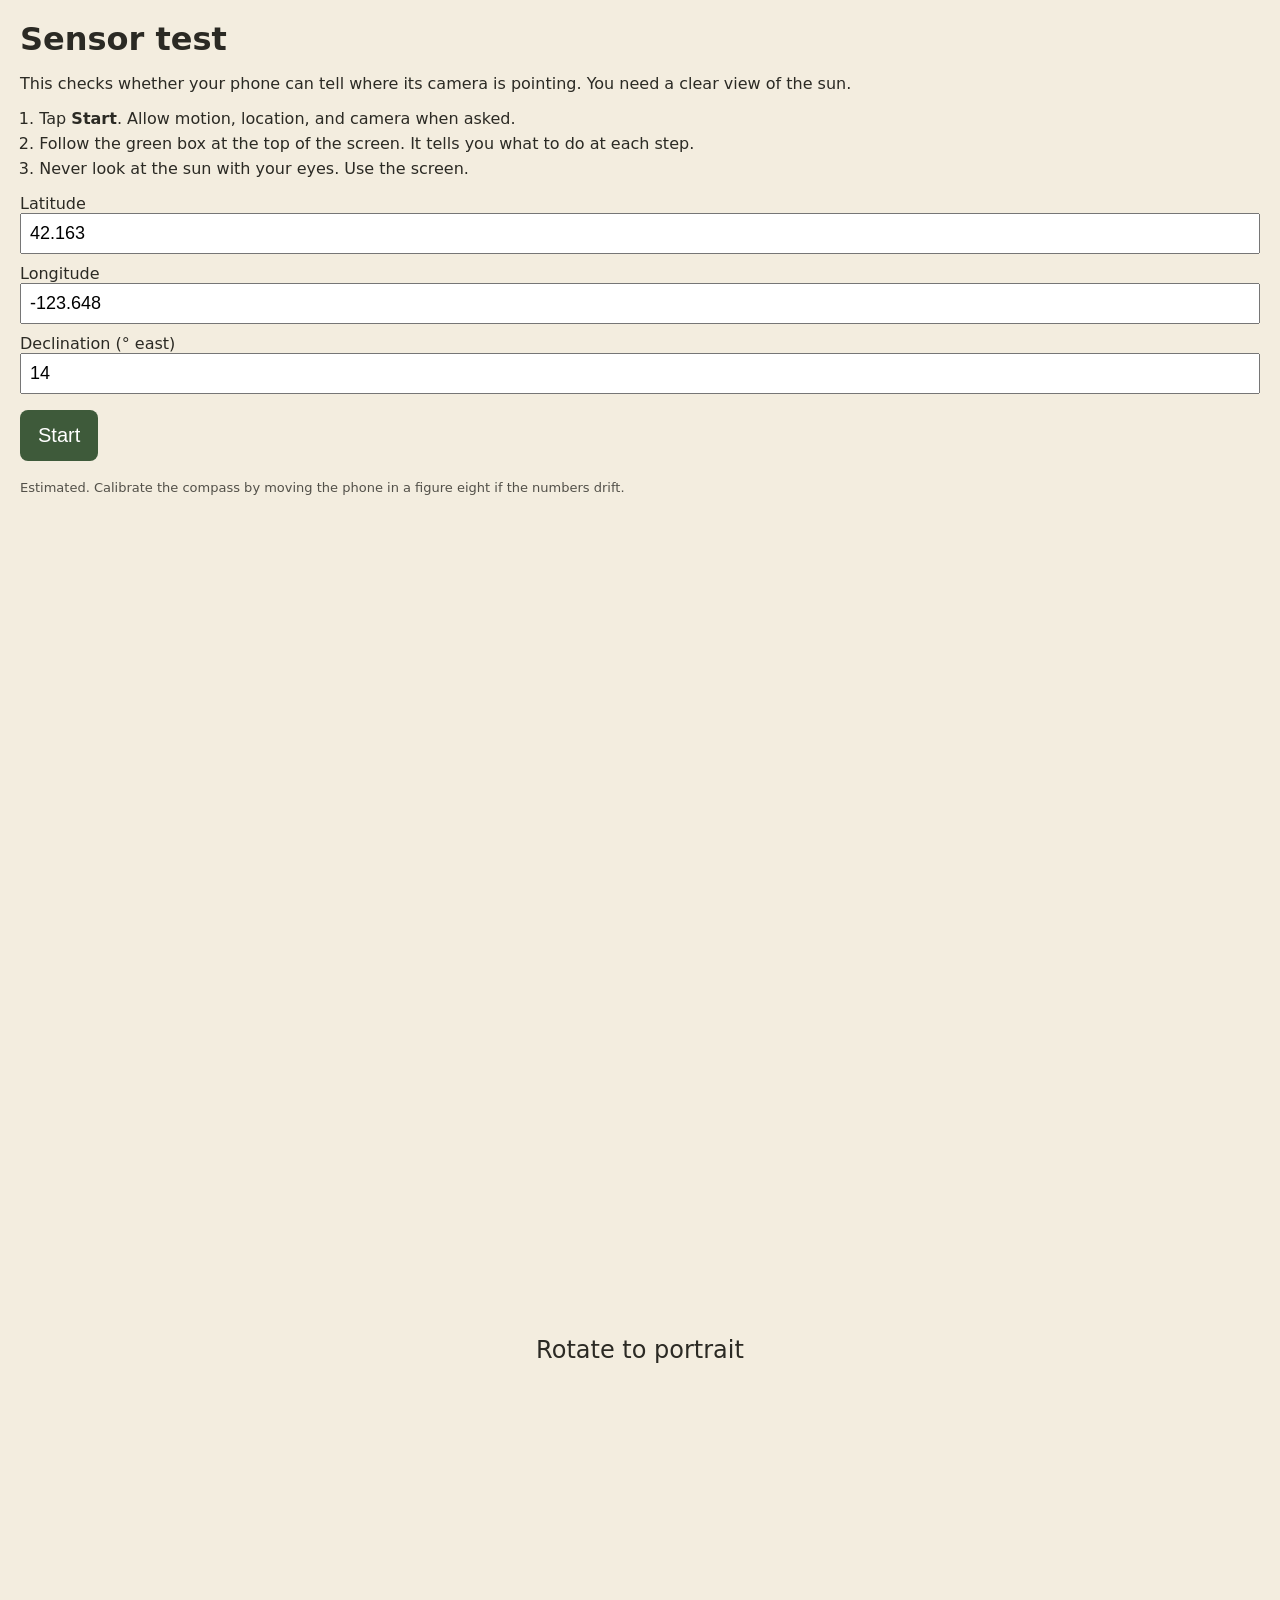
<file: garden-proto/index.html>
<!DOCTYPE html>
<html lang="en">
<head>
<meta charset="utf-8">
<meta name="viewport" content="width=device-width, initial-scale=1, viewport-fit=cover">
<meta name="robots" content="noindex, nofollow">
<title>Garden Planner Sensor Test</title>
  <script type="module" crossorigin src="./assets/prototype-HhMbQRRp.js"></script>
  <link rel="modulepreload" crossorigin href="./assets/modulepreload-polyfill-B5Qt9EMX.js">
  <link rel="stylesheet" crossorigin href="./assets/prototype-DJ71SF31.css">
</head>
<body>
<div id="start-screen" class="screen">
  <h1>Sensor test</h1>
  <p>This checks whether your phone can tell where its camera is pointing. You need a clear view of the sun.</p>
  <ol class="steps">
    <li>Tap <b>Start</b>. Allow motion, location, and camera when asked.</li>
    <li>Follow the green box at the top of the screen. It tells you what to do at each step.</li>
    <li>Never look at the sun with your eyes. Use the screen.</li>
  </ol>
  <label>Latitude <input id="lat" type="number" step="0.0001" value="42.163"></label>
  <label>Longitude <input id="lon" type="number" step="0.0001" value="-123.648"></label>
  <label>Declination (° east) <input id="decl" type="number" step="0.1" value="14"></label>
  <button id="start">Start</button>
  <p class="small">Estimated. Calibrate the compass by moving the phone in a figure eight if the numbers drift.</p>
</div>

<div id="live" class="screen" hidden>
  <video id="cam" autoplay playsinline muted></video>
  <div id="guide"><div id="guide-step">Step 1 of 4</div><div id="guide-text">–</div></div>
  <div id="crosshair"></div>
  <div id="readout">
    <div><span class="k">Camera</span> <span id="cam-h">–</span>° / <span id="cam-e">–</span>°</div>
    <div><span class="k">Sun</span> <span id="sun-h">–</span>° / <span id="sun-e">–</span>°</div>
    <div><span class="k">Δ</span> <span id="d-h">–</span>° / <span id="d-e">–</span>°</div>
    <div class="small"><span id="src">–</span> · acc <span id="acc">–</span></div>
  </div>
  <div id="controls">
    <button id="log">Log reading</button>
    <button id="copy">Copy JSON</button>
    <button id="download">Download JSON</button>
  </div>
  <table id="table"><thead><tr><th>#</th><th>ΔH</th><th>ΔE</th><th>src</th></tr></thead><tbody></tbody></table>
</div>

<div id="rotate" class="screen" hidden><p>Rotate to portrait</p></div>

</body>
</html>
</file>
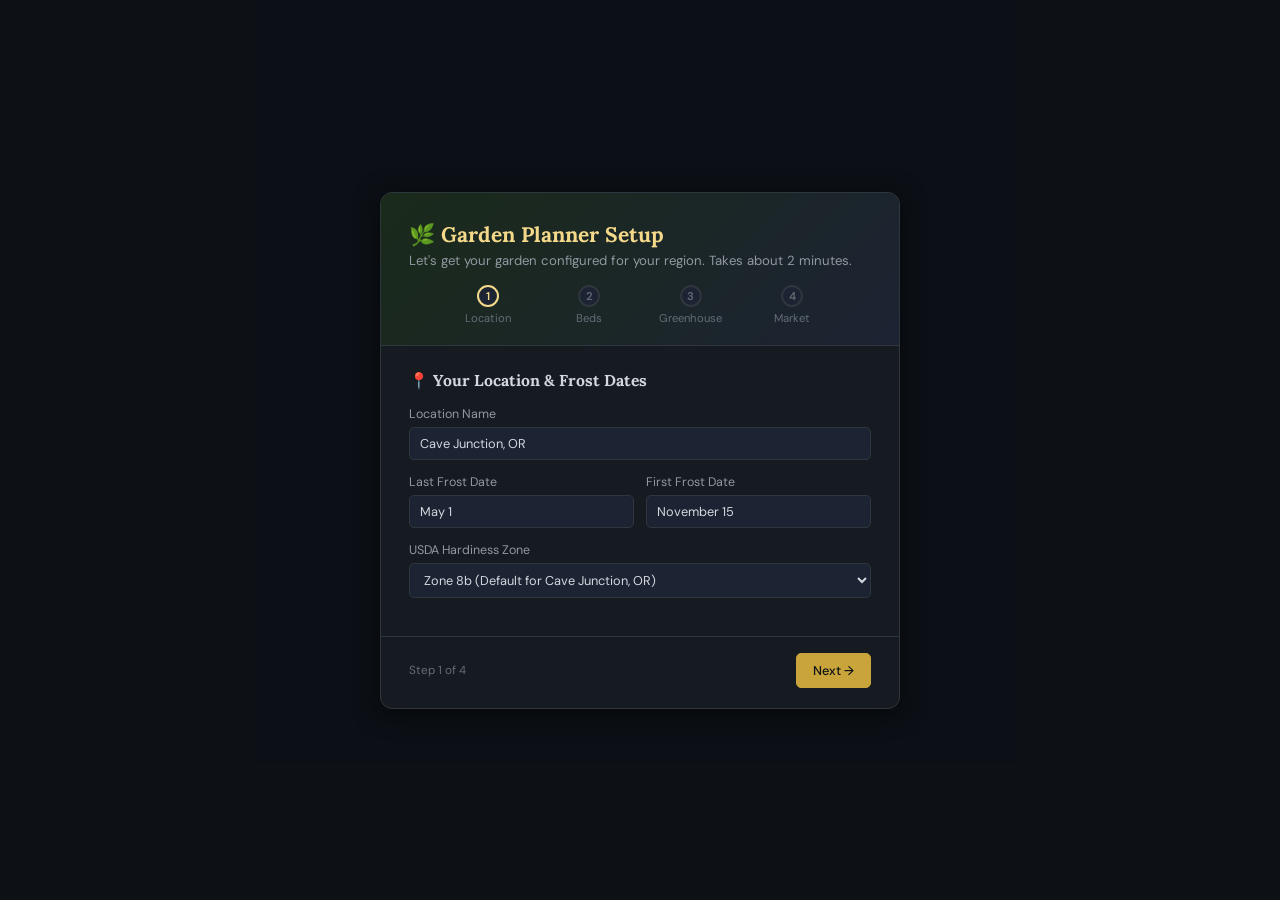
<file: garden/index.html>
<!DOCTYPE html>
<html lang="en">
<head>
<meta charset="UTF-8">
<meta name="viewport" content="width=device-width, initial-scale=1.0">
<title>Southern Oregon Garden Planner</title>
<style>
@import url('https://fonts.googleapis.com/css2?family=Lora:ital,wght@0,400;0,600;1,400&family=DM+Sans:wght@300;400;500;600&display=swap');

/* ===== RESET & BASE ===== */
*, *::before, *::after { box-sizing: border-box; margin: 0; padding: 0; }
html { font-size: 15px; }
body {
  font-family: 'DM Sans', sans-serif;
  background: #0d1117;
  color: #d4d8de;
  min-height: 100vh;
  overflow-x: hidden;
}

/* ===== VARIABLES ===== */
:root {
  --bg: #0d1117;
  --bg2: #161b22;
  --bg3: #1c2333;
  --bg4: #21262d;
  --border: #30363d;
  --border2: #3d444d;
  --text: #d4d8de;
  --text2: #9198a1;
  --text3: #636c76;
  --gold: #f5d98a;
  --gold2: #e8c46a;
  --gold3: #c9a43a;
  --green: #3fb950;
  --green2: #238636;
  --green3: #1a6e2e;
  --blue: #388bfd;
  --blue2: #1f6feb;
  --blue3: #0d419d;
  --red: #f85149;
  --red2: #da3633;
  --orange: #e3b341;
  --purple: #8957e5;
  --teal: #39d353;
  --radius: 8px;
  --radius-sm: 5px;
  --shadow: 0 2px 12px rgba(0,0,0,.4);
  --shadow-lg: 0 4px 24px rgba(0,0,0,.6);
}

/* ===== SCROLLBAR ===== */
::-webkit-scrollbar { width: 8px; height: 8px; }
::-webkit-scrollbar-track { background: var(--bg2); }
::-webkit-scrollbar-thumb { background: var(--border2); border-radius: 4px; }
::-webkit-scrollbar-thumb:hover { background: var(--text3); }

/* ===== HEADER ===== */
#app-header {
  background: var(--bg2);
  border-bottom: 1px solid var(--border);
  padding: 14px 24px;
  display: flex;
  align-items: center;
  gap: 16px;
  position: sticky;
  top: 0;
  z-index: 100;
}
#app-header h1 {
  font-family: 'Lora', serif;
  font-size: 1.25rem;
  color: var(--gold);
  flex: 1;
  white-space: nowrap;
}
#app-header h1 span { font-weight: 400; font-style: italic; color: var(--text2); font-size: 0.9rem; margin-left: 8px; }
.header-btns { display: flex; gap: 8px; }
.btn-icon {
  background: var(--bg3);
  border: 1px solid var(--border);
  color: var(--text2);
  border-radius: var(--radius-sm);
  padding: 6px 10px;
  cursor: pointer;
  font-size: 0.8rem;
  font-family: 'DM Sans', sans-serif;
  transition: all .15s;
}
.btn-icon:hover { background: var(--bg4); color: var(--text); border-color: var(--border2); }

/* ===== TABS ===== */
#tab-bar {
  background: var(--bg2);
  border-bottom: 1px solid var(--border);
  display: flex;
  overflow-x: auto;
  padding: 0 16px;
  gap: 2px;
}
.tab-btn {
  background: none;
  border: none;
  border-bottom: 3px solid transparent;
  color: var(--text2);
  padding: 12px 16px;
  cursor: pointer;
  font-family: 'DM Sans', sans-serif;
  font-size: 0.88rem;
  font-weight: 500;
  white-space: nowrap;
  transition: all .15s;
  display: flex;
  align-items: center;
  gap: 7px;
}
.tab-btn:hover { color: var(--text); }
.tab-btn.active {
  color: var(--gold);
  border-bottom-color: var(--gold);
}
.tab-icon { font-size: 1rem; }

/* ===== TAB PANELS ===== */
.tab-panel { display: none; padding: 24px; max-width: 1200px; margin: 0 auto; }
.tab-panel.active { display: block; }

/* ===== BUTTONS ===== */
.btn {
  font-family: 'DM Sans', sans-serif;
  font-size: 0.85rem;
  font-weight: 500;
  padding: 8px 16px;
  border-radius: var(--radius-sm);
  cursor: pointer;
  border: 1px solid transparent;
  transition: all .15s;
  display: inline-flex;
  align-items: center;
  gap: 6px;
}
.btn-primary {
  background: var(--gold3);
  color: #0d1117;
  border-color: var(--gold3);
}
.btn-primary:hover { background: var(--gold2); border-color: var(--gold2); }
.btn-secondary {
  background: var(--bg3);
  color: var(--text);
  border-color: var(--border);
}
.btn-secondary:hover { background: var(--bg4); border-color: var(--border2); }
.btn-ghost {
  background: none;
  color: var(--text2);
  border-color: var(--border);
}
.btn-ghost:hover { background: var(--bg3); color: var(--text); }
.btn-green {
  background: var(--green2);
  color: #fff;
  border-color: var(--green2);
}
.btn-green:hover { background: var(--green3); }
.btn-sm { padding: 5px 10px; font-size: 0.78rem; }
.btn:disabled { opacity: .45; cursor: not-allowed; }

/* ===== CARDS ===== */
.card {
  background: var(--bg2);
  border: 1px solid var(--border);
  border-radius: var(--radius);
  padding: 16px;
}
.card-title {
  font-family: 'Lora', serif;
  font-size: 1rem;
  color: var(--gold);
  margin-bottom: 12px;
}

/* ===== FORM ELEMENTS ===== */
input[type="text"], input[type="number"], input[type="date"], select, textarea {
  background: var(--bg3);
  border: 1px solid var(--border);
  color: var(--text);
  border-radius: var(--radius-sm);
  padding: 7px 10px;
  font-family: 'DM Sans', sans-serif;
  font-size: 0.85rem;
  width: 100%;
  outline: none;
  transition: border-color .15s;
}
input[type="text"]:focus, input[type="number"]:focus, input[type="date"]:focus,
select:focus, textarea:focus {
  border-color: var(--gold3);
}
input[type="range"] {
  -webkit-appearance: none;
  appearance: none;
  background: var(--bg4);
  border-radius: 4px;
  height: 6px;
  outline: none;
  cursor: pointer;
  width: 100%;
}
input[type="range"]::-webkit-slider-thumb {
  -webkit-appearance: none;
  width: 16px; height: 16px;
  border-radius: 50%;
  background: var(--gold);
  cursor: pointer;
  border: 2px solid var(--bg);
}
input[type="checkbox"] {
  accent-color: var(--gold3);
  width: 15px; height: 15px;
  cursor: pointer;
}
label { font-size: 0.83rem; color: var(--text2); cursor: pointer; }
.form-group { margin-bottom: 14px; }
.form-group label { display: block; margin-bottom: 5px; }
.form-row { display: flex; gap: 12px; }
.form-row .form-group { flex: 1; }

/* ===== ONBOARDING ===== */
#onboarding-overlay {
  position: fixed;
  inset: 0;
  background: rgba(13,17,23,.95);
  z-index: 1000;
  display: flex;
  align-items: center;
  justify-content: center;
  padding: 20px;
}
#onboarding-box {
  background: var(--bg2);
  border: 1px solid var(--border);
  border-radius: 12px;
  width: 100%;
  max-width: 520px;
  box-shadow: var(--shadow-lg);
  overflow: hidden;
}
#onboarding-header {
  background: linear-gradient(135deg, #1a2a1a 0%, #1c2333 100%);
  padding: 28px 28px 20px;
  border-bottom: 1px solid var(--border);
}
#onboarding-header h2 {
  font-family: 'Lora', serif;
  font-size: 1.4rem;
  color: var(--gold);
  margin-bottom: 4px;
}
#onboarding-header p { color: var(--text2); font-size: 0.88rem; }
.wizard-steps {
  display: flex;
  gap: 0;
  padding: 0 28px;
  margin-top: 16px;
}
.wizard-step-dot {
  flex: 1;
  text-align: center;
  position: relative;
  font-size: 0.75rem;
  color: var(--text3);
}
.wizard-step-dot::before {
  content: attr(data-n);
  display: block;
  width: 22px; height: 22px;
  border-radius: 50%;
  background: var(--bg3);
  border: 2px solid var(--border);
  margin: 0 auto 4px;
  line-height: 18px;
  font-weight: 600;
}
.wizard-step-dot.active::before { border-color: var(--gold); color: var(--gold); background: var(--bg3); }
.wizard-step-dot.done::before { background: var(--gold3); border-color: var(--gold3); color: #000; }
#onboarding-body { padding: 24px 28px; }
.wizard-page { display: none; }
.wizard-page.active { display: block; }
.wizard-page h3 {
  font-family: 'Lora', serif;
  font-size: 1.05rem;
  color: var(--text);
  margin-bottom: 16px;
}
#onboarding-footer {
  padding: 16px 28px 20px;
  display: flex;
  justify-content: space-between;
  align-items: center;
  border-top: 1px solid var(--border);
}
.onb-hint { font-size: 0.78rem; color: var(--text3); }
.toggle-group {
  display: flex;
  border: 1px solid var(--border);
  border-radius: var(--radius-sm);
  overflow: hidden;
}
.toggle-group button {
  flex: 1;
  padding: 8px 14px;
  background: var(--bg3);
  border: none;
  color: var(--text2);
  font-family: 'DM Sans', sans-serif;
  font-size: 0.85rem;
  cursor: pointer;
  transition: all .15s;
}
.toggle-group button.active { background: var(--gold3); color: #000; font-weight: 600; }

/* ===== SUN TRACKER TAB ===== */
#sun-tracker-container {
  display: flex;
  flex-direction: column;
  align-items: center;
  gap: 20px;
}
#sun-canvas-wrapper {
  width: 100%;
  max-width: 860px;
  position: relative;
  background: #000;
  border-radius: var(--radius);
  overflow: hidden;
  border: 1px solid var(--border);
  box-shadow: var(--shadow-lg);
}
#sun-canvas {
  display: block;
  width: 100%;
  height: auto;
}
#sun-controls {
  width: 100%;
  max-width: 860px;
  display: flex;
  flex-direction: column;
  gap: 14px;
}
.sun-ctrl-row {
  display: flex;
  align-items: center;
  gap: 14px;
  flex-wrap: wrap;
}
.season-btns {
  display: flex;
  gap: 6px;
  flex-wrap: wrap;
}
.season-btn {
  background: var(--bg3);
  border: 1px solid var(--border);
  color: var(--text2);
  border-radius: var(--radius-sm);
  padding: 7px 16px;
  cursor: pointer;
  font-family: 'DM Sans', sans-serif;
  font-size: 0.83rem;
  font-weight: 500;
  transition: all .15s;
}
.season-btn:hover { border-color: var(--border2); color: var(--text); }
.season-btn.active { background: var(--gold3); color: #000; border-color: var(--gold3); font-weight: 600; }
.time-slider-wrap {
  flex: 1;
  min-width: 180px;
  display: flex;
  align-items: center;
  gap: 10px;
}
.time-label {
  font-size: 0.82rem;
  color: var(--gold);
  font-weight: 600;
  min-width: 46px;
  text-align: right;
}
.play-btn {
  background: var(--bg3);
  border: 1px solid var(--border);
  color: var(--gold);
  border-radius: var(--radius-sm);
  width: 36px; height: 36px;
  cursor: pointer;
  font-size: 1rem;
  display: flex;
  align-items: center;
  justify-content: center;
  transition: all .15s;
  flex-shrink: 0;
}
.play-btn:hover { background: var(--bg4); border-color: var(--gold3); }
#sun-info-cards {
  width: 100%;
  max-width: 860px;
  display: grid;
  grid-template-columns: repeat(auto-fit, minmax(130px, 1fr));
  gap: 12px;
}
.sun-info-card {
  background: var(--bg2);
  border: 1px solid var(--border);
  border-radius: var(--radius);
  padding: 12px 14px;
  text-align: center;
}
.sun-info-card .card-val {
  font-family: 'Lora', serif;
  font-size: 1.6rem;
  color: var(--gold);
  line-height: 1;
  margin-bottom: 4px;
}
.sun-info-card .card-label { font-size: 0.75rem; color: var(--text3); text-transform: uppercase; letter-spacing: .04em; }
#zone-legend {
  width: 100%;
  max-width: 860px;
  background: var(--bg2);
  border: 1px solid var(--border);
  border-radius: var(--radius);
  padding: 14px 18px;
}
#zone-legend h4 {
  font-size: 0.83rem;
  color: var(--text2);
  margin-bottom: 10px;
  text-transform: uppercase;
  letter-spacing: .04em;
}
.legend-row {
  display: flex;
  align-items: center;
  gap: 10px;
  margin-bottom: 7px;
  font-size: 0.83rem;
  color: var(--text);
}
.legend-swatch {
  width: 18px; height: 18px;
  border-radius: 3px;
  flex-shrink: 0;
}

/* ===== BED PLANNER TAB ===== */
#bed-planner-container { display: flex; flex-direction: column; gap: 14px; }
.sub-view-btns { display:flex; gap:6px; border-bottom:1px solid var(--border); padding-bottom:12px; flex-wrap:wrap; }
.sub-view-btn { background:var(--bg3); border:1px solid var(--border); color:var(--text2); border-radius:var(--radius-sm); padding:7px 18px; cursor:pointer; font-family:'DM Sans',sans-serif; font-size:.85rem; font-weight:500; transition:all .15s; }
.sub-view-btn:hover { color:var(--text); border-color:var(--border2); }
.sub-view-btn.active { background:var(--gold3); color:#000; border-color:var(--gold3); }
.stub-panel { background:var(--bg2); border:1px solid var(--border); border-radius:var(--radius); padding:40px; text-align:center; color:var(--text3); }
.stub-panel h3 { font-family:'Lora',serif; color:var(--text2); margin-bottom:8px; font-size:1.1rem; }
.stub-panel p { font-size:.85rem; }
/* Bed controls bar */
.bed-ctrl-bar { display:flex; gap:8px; align-items:center; flex-wrap:wrap; padding:8px 0; }
/* Garden layout */
.garden-layout-outer { overflow-x:auto; }
.garden-layout { display:flex; gap:0; align-items:flex-start; min-width:580px; }
/* Zone label column */
.zone-label-col { display:flex; flex-direction:column; width:68px; flex-shrink:0; padding-top:36px; }
.zone-label-block { display:flex; align-items:center; justify-content:flex-end; padding-right:8px; font-size:.7rem; font-weight:600; text-transform:uppercase; letter-spacing:.04em; }
.zone-label-block.full { color:rgba(255,220,50,.8); }
.zone-label-block.part { color:rgba(100,210,100,.8); }
.zone-label-block.shade { color:rgba(100,150,220,.8); }
/* Container zone */
.container-zone-wrap { display:flex; flex-direction:column; gap:0; border-right:2px dashed var(--border2); padding-right:12px; margin-right:12px; }
.container-zone-title { font-size:.72rem; color:var(--text3); text-align:center; padding:4px 0 6px; font-weight:600; text-transform:uppercase; letter-spacing:.04em; }
#container-canvas {
  width:200px; background:var(--bg2); border:1px solid var(--border); border-radius:var(--radius-sm);
  position:relative; overflow:hidden; cursor:crosshair;
}
#container-canvas .zone-band { position:absolute; left:0; right:0; pointer-events:none; display:flex; align-items:center; padding-left:4px; font-size:.65rem; font-weight:600; text-transform:uppercase; letter-spacing:.03em; }
.container-item {
  position:absolute; border-radius:4px; cursor:grab; display:flex; align-items:center; justify-content:center;
  font-size:.65rem; font-weight:600; text-align:center; line-height:1.1; border:2px solid rgba(255,255,255,.25);
  user-select:none; box-shadow:0 2px 6px rgba(0,0,0,.4); transition:box-shadow .1s;
  word-break:break-word; overflow:hidden; padding:2px;
}
.container-item:active { cursor:grabbing; box-shadow:0 4px 14px rgba(0,0,0,.6); }
.container-item.selected { border-color:var(--gold) !important; box-shadow:0 0 0 2px var(--gold3); }
.container-add-bar { display:flex; gap:4px; flex-wrap:wrap; padding:6px 0 0; justify-content:center; }
/* Beds */
.beds-section { display:flex; gap:10px; }
.bed-wrap { display:flex; flex-direction:column; }
.bed-title-bar { text-align:center; font-size:.75rem; font-weight:600; color:var(--gold); padding:4px 0 6px; }
.bed-grid { border-collapse:collapse; }
.bed-grid th { font-size:.68rem; color:var(--text3); text-align:center; padding:2px 0 4px; width:34px; font-weight:600; }
.bed-grid td {
  width:34px; height:30px; border:1px solid rgba(255,255,255,.07); text-align:center;
  font-size:.62rem; font-weight:600; cursor:pointer; position:relative; vertical-align:middle;
  transition:filter .1s; overflow:hidden; padding:0 1px; line-height:1;
}
.bed-grid td:hover { filter:brightness(1.3); outline:2px solid var(--gold); outline-offset:-2px; z-index:2; }
.bed-grid td.empty { background:var(--bg3); color:var(--text3); }
.bed-grid td.zone-full { background:rgba(255,220,50,.06); }
.bed-grid td.zone-part { background:rgba(100,210,100,.06); }
.bed-grid td.zone-shade { background:rgba(100,150,220,.07); }
.bed-grid tr.zone-divider td { border-top:2px solid rgba(255,255,255,.18) !important; }
.bed-grid td.warn-zone { outline:2px solid var(--red) !important; outline-offset:-2px; }
.bed-grid td.warn-companion { outline:2px solid var(--orange) !important; outline-offset:-2px; }
.cell-icons { position:absolute; top:1px; right:1px; display:flex; gap:1px; }
.cell-icon { width:6px; height:6px; border-radius:50%; }
.cell-icon-trellis { background:var(--blue); }
.cell-icon-succession { background:var(--green); }
.cell-icon-companion { background:var(--gold3); }
/* Trellis overlay */
.bed-grid td.trellis-shade { background-image:repeating-linear-gradient(45deg,rgba(56,139,253,.12) 0,rgba(56,139,253,.12) 2px,transparent 2px,transparent 8px); }
.bed-grid td.trellis-structure { background-image:repeating-linear-gradient(135deg,rgba(56,139,253,.25) 0,rgba(56,139,253,.25) 2px,transparent 2px,transparent 6px); }
/* Auto-suggest */
#auto-suggest-panel { display:flex; flex-direction:column; gap:16px; }
.crop-checklist { display:grid; grid-template-columns:repeat(auto-fill,minmax(180px,1fr)); gap:6px; max-height:320px; overflow-y:auto; padding:12px; background:var(--bg3); border-radius:var(--radius-sm); border:1px solid var(--border); }
.crop-check-item { display:flex; align-items:center; gap:7px; font-size:.82rem; cursor:pointer; padding:3px 0; }
.crop-check-item:hover { color:var(--gold); }
.crop-check-dot { width:10px; height:10px; border-radius:50%; flex-shrink:0; }
.suggest-result { background:var(--bg2); border:1px solid var(--border); border-radius:var(--radius); padding:14px; }
/* Detail Modal */
#detail-modal { display:none; position:fixed; inset:0; background:rgba(13,17,23,.85); z-index:400; align-items:flex-start; justify-content:flex-end; padding:0; }
#detail-modal.open { display:flex; }
#detail-panel {
  background:var(--bg2); border-left:1px solid var(--border); width:360px; max-width:100vw;
  height:100vh; overflow-y:auto; display:flex; flex-direction:column;
  animation:slideIn .2s ease;
}
@keyframes slideIn { from { transform:translateX(100%); } to { transform:translateX(0); } }
.detail-header { padding:16px 18px 12px; border-bottom:1px solid var(--border); position:sticky; top:0; background:var(--bg2); z-index:10; }
.detail-header h3 { font-family:'Lora',serif; font-size:.95rem; color:var(--gold); margin-bottom:2px; }
.detail-header .detail-loc { font-size:.75rem; color:var(--text3); }
.detail-close { position:absolute; top:14px; right:14px; background:none; border:none; color:var(--text2); cursor:pointer; font-size:1.1rem; }
.detail-body { padding:14px 18px; flex:1; display:flex; flex-direction:column; gap:14px; }
.detail-section { background:var(--bg3); border-radius:var(--radius-sm); padding:12px; border:1px solid var(--border); }
.detail-section-title { font-size:.72rem; font-weight:600; text-transform:uppercase; letter-spacing:.05em; color:var(--text2); margin-bottom:10px; display:flex; align-items:center; gap:6px; }
.detail-footer { padding:12px 18px; border-top:1px solid var(--border); display:flex; gap:8px; position:sticky; bottom:0; background:var(--bg2); }
/* Timeline bar */
.timeline-bar { height:16px; border-radius:4px; background:var(--bg4); position:relative; overflow:hidden; margin-top:6px; display:flex; }
.timeline-seg { height:100%; position:absolute; border-radius:2px; }
.timeline-labels { display:flex; justify-content:space-between; font-size:.62rem; color:var(--text3); margin-top:2px; }
/* Warning pill */
.warn-pill { display:inline-flex; align-items:center; gap:5px; padding:3px 8px; border-radius:10px; font-size:.75rem; font-weight:500; }
.warn-pill.red { background:rgba(248,81,73,.15); color:var(--red); border:1px solid rgba(248,81,73,.3); }
.warn-pill.orange { background:rgba(227,179,65,.15); color:var(--orange); border:1px solid rgba(227,179,65,.3); }
/* Companion cards */
.companion-cards { display:flex; flex-direction:column; gap:6px; }
.companion-card { display:flex; align-items:center; gap:8px; padding:7px 9px; border-radius:var(--radius-sm); border:1px solid var(--border); cursor:pointer; font-size:.8rem; transition:all .15s; }
.companion-card:hover { border-color:var(--gold3); background:var(--bg4); }
.companion-card.selected { border-color:var(--gold3); background:rgba(201,164,58,.12); }
/* Container picker */
#container-picker { display:none; position:fixed; inset:0; background:rgba(13,17,23,.85); z-index:450; align-items:center; justify-content:center; }
#container-picker.open { display:flex; }
.cpicker-box { background:var(--bg2); border:1px solid var(--border); border-radius:10px; padding:20px; max-width:340px; width:100%; box-shadow:var(--shadow-lg); }
.cpicker-box h3 { font-family:'Lora',serif; color:var(--gold); margin-bottom:14px; }
.cpicker-types { display:grid; grid-template-columns:1fr 1fr; gap:8px; }
.cpicker-type { padding:10px; border:1px solid var(--border); border-radius:var(--radius-sm); cursor:pointer; text-align:center; font-size:.82rem; transition:all .15s; }
.cpicker-type:hover { border-color:var(--gold3); background:var(--bg3); }

/* ===== GREENHOUSE TAB ===== */
/* stub for now */

/* ===== GREENHOUSE TAB ===== */
.gh-layout { display:flex; gap:16px; flex-wrap:wrap; }
.gh-floor-col { flex:0 0 auto; }
.gh-floor-canvas { border:1px solid var(--border); border-radius:var(--radius); display:block; }
.gh-right-col { flex:1 1 340px; min-width:280px; }
.gh-capacity { background:var(--bg2); border:1px solid var(--border); border-radius:var(--radius); padding:12px 16px; margin-bottom:14px; display:flex; gap:24px; flex-wrap:wrap; align-items:flex-end; }
.gh-cap-item { text-align:center; }
.gh-cap-num { font-size:1.4rem; font-weight:700; color:var(--gold); font-family:'Lora',serif; line-height:1; }
.gh-cap-num.warn { color:var(--red); }
.gh-cap-label { font-size:.7rem; color:var(--text3); margin-top:2px; }
.prop-table { width:100%; border-collapse:collapse; font-size:.78rem; }
.prop-table th { background:var(--bg3); color:var(--text3); font-weight:600; text-align:left; padding:6px 8px; border-bottom:1px solid var(--border); white-space:nowrap; }
.prop-table td { padding:5px 8px; border-bottom:1px solid var(--border2); vertical-align:middle; }
.prop-table tr:hover td { background:rgba(255,255,255,.03); }
.prop-table select { background:var(--bg3); border:1px solid var(--border); color:var(--text); border-radius:4px; padding:2px 4px; font-size:.75rem; }
.prop-status { display:inline-block; padding:2px 7px; border-radius:10px; font-size:.68rem; font-weight:600; white-space:nowrap; }
.ps-not-started { background:rgba(255,255,255,.07); color:var(--text3); }
.ps-germinating { background:rgba(245,217,138,.15); color:var(--gold); }
.ps-seedling { background:rgba(63,185,80,.15); color:var(--green); }
.ps-ready { background:rgba(56,139,253,.15); color:var(--blue); }
.ps-transplanted { background:rgba(88,166,255,.08); color:var(--text3); }
.gh-item { position:absolute; border:2px solid rgba(245,217,138,.5); border-radius:4px; background:rgba(245,217,138,.1); font-size:.58rem; color:var(--text); cursor:move; user-select:none; display:flex; align-items:center; justify-content:center; text-align:center; overflow:hidden; box-sizing:border-box; }
.gh-item:hover { border-color:var(--gold); background:rgba(245,217,138,.18); }
.gh-item.selected { border-color:var(--blue); background:rgba(56,139,253,.1); }
.gh-toolbar { display:flex; gap:6px; align-items:center; flex-wrap:wrap; margin-bottom:8px; }
.gh-canvas-wrap { position:relative; display:inline-block; }

/* ===== CALENDAR TAB ===== */
.cal-header-bar { display:flex; gap:8px; align-items:center; margin-bottom:12px; flex-wrap:wrap; }
.cal-scroll-area { max-height:calc(100vh - 220px); overflow-y:auto; padding-right:4px; }
.cal-layout { display:flex; flex-direction:column; gap:8px; }
.cal-month { background:var(--bg2); border:1px solid var(--border); border-radius:var(--radius); overflow:hidden; }
.cal-month-header { display:flex; align-items:center; gap:10px; padding:10px 16px; background:var(--bg3); cursor:pointer; user-select:none; }
.cal-month-header:hover { background:rgba(255,255,255,.04); }
.cal-month-name { font-family:'Lora',serif; font-size:.98rem; color:var(--text); flex:1; }
.cal-month-count { font-size:.72rem; color:var(--text3); }
.cal-collapse-icon { color:var(--text3); font-size:.75rem; transition:transform .2s; }
.cal-month.collapsed .cal-collapse-icon { transform:rotate(-90deg); }
.cal-month.collapsed .cal-month-body { display:none; }
.cal-month-body { padding:12px 16px; display:grid; grid-template-columns:1fr 1fr 1fr; gap:14px; }
@media(max-width:700px) { .cal-month-body { grid-template-columns:1fr; } }
.cal-sec-title { font-size:.68rem; font-weight:700; text-transform:uppercase; letter-spacing:.07em; color:var(--text3); margin-bottom:6px; padding-bottom:4px; border-bottom:1px solid var(--border2); }
.cal-entry { display:flex; align-items:flex-start; gap:6px; padding:4px 0; font-size:.78rem; line-height:1.4; }
.cal-entry-dot { width:7px; height:7px; border-radius:50%; flex-shrink:0; margin-top:5px; }
.cal-entry-text { flex:1; color:var(--text2); }
.cal-entry.placed .cal-entry-text { color:var(--text3); }
.cal-entry.placed .cal-entry-text::after { content:' ✓'; color:var(--green); font-weight:700; }
.cal-empty { font-size:.76rem; color:var(--text3); font-style:italic; padding:4px 0; }

/* ===== MARKET TAB ===== */
.mkt-layout { display:flex; flex-direction:column; gap:14px; }
.mkt-stats { display:grid; grid-template-columns:repeat(auto-fill,minmax(130px,1fr)); gap:10px; }
.mkt-stat-card { background:var(--bg2); border:1px solid var(--border); border-radius:var(--radius); padding:12px 14px; text-align:center; }
.mkt-stat-num { font-size:1.4rem; font-weight:700; color:var(--gold); font-family:'Lora',serif; line-height:1.1; }
.mkt-stat-label { font-size:.7rem; color:var(--text3); margin-top:2px; }
.mkt-table { width:100%; border-collapse:collapse; font-size:.8rem; }
.mkt-table th { background:var(--bg3); color:var(--text3); font-weight:600; text-align:left; padding:7px 10px; border-bottom:1px solid var(--border); white-space:nowrap; position:sticky; top:0; }
.mkt-table td { padding:7px 10px; border-bottom:1px solid var(--border2); vertical-align:middle; }
.mkt-table tr:hover td { background:rgba(255,255,255,.03); }
.mkt-calendar-grid { display:grid; grid-template-columns:repeat(auto-fill,minmax(155px,1fr)); gap:8px; }
.mkt-week-card { background:var(--bg2); border:1px solid var(--border); border-radius:var(--radius); padding:10px 12px; }
.mkt-week-title { font-weight:600; font-size:.78rem; color:var(--gold); margin-bottom:5px; }
.mkt-week-item { font-size:.74rem; color:var(--text2); padding:1px 0; }
.mkt-week-empty { font-size:.73rem; color:var(--text3); font-style:italic; }
.mkt-gap-item { background:var(--bg2); border:1px solid rgba(248,81,73,.25); border-radius:var(--radius-sm); padding:7px 12px; font-size:.8rem; color:var(--text2); display:flex; gap:10px; align-items:center; }
.mkt-gap-wk { font-weight:600; color:var(--red); flex-shrink:0; min-width:80px; }
.mkt-day-btn { background:var(--bg3); border:1px solid var(--border); color:var(--text2); border-radius:var(--radius-sm); padding:4px 10px; cursor:pointer; font-size:.76rem; font-family:'DM Sans',sans-serif; }
.mkt-day-btn.active { background:var(--gold3); color:#000; border-color:var(--gold3); font-weight:600; }
.mkt-no-crops { background:var(--bg2); border:1px solid var(--border); border-radius:var(--radius); padding:32px; text-align:center; color:var(--text3); font-size:.85rem; }

/* ===== PRINT STYLES ===== */
@media print {
  #app-header, #tab-bar, #sun-controls, #zone-legend, .header-btns,
  #onboarding-overlay { display: none !important; }
  body { background: #fff; color: #000; }
  .tab-panel { display: block !important; padding: 0; }
  #sun-canvas-wrapper { border: 1px solid #ccc; }
  .card { border: 1px solid #ccc; }
}

/* ===== RESPONSIVE ===== */
@media (max-width: 700px) {
  .tab-btn { padding: 10px 10px; font-size: 0.78rem; }
  .tab-btn .tab-label { display: none; }
  #sun-info-cards { grid-template-columns: repeat(3, 1fr); }
  .form-row { flex-direction: column; }
}

/* ===== TOOLTIP ===== */
.tooltip-wrap { position: relative; }
.tooltip {
  display: none;
  position: absolute;
  bottom: calc(100% + 6px);
  left: 50%;
  transform: translateX(-50%);
  background: #1c2333;
  border: 1px solid var(--border);
  border-radius: 6px;
  padding: 8px 12px;
  font-size: 0.78rem;
  color: var(--text);
  white-space: nowrap;
  z-index: 200;
  box-shadow: var(--shadow);
  pointer-events: none;
}
.tooltip-wrap:hover .tooltip { display: block; }

/* ===== BADGE ===== */
.badge {
  display: inline-block;
  padding: 2px 7px;
  border-radius: 10px;
  font-size: 0.72rem;
  font-weight: 600;
  text-transform: uppercase;
  letter-spacing: .03em;
}
.badge-gold { background: rgba(245,217,138,.15); color: var(--gold); border: 1px solid rgba(245,217,138,.3); }
.badge-green { background: rgba(63,185,80,.15); color: var(--green); border: 1px solid rgba(63,185,80,.3); }
.badge-blue { background: rgba(56,139,253,.15); color: var(--blue); border: 1px solid rgba(56,139,253,.3); }
.badge-red { background: rgba(248,81,73,.15); color: var(--red); border: 1px solid rgba(248,81,73,.3); }

/* ===== DIVIDER ===== */
.divider { border: none; border-top: 1px solid var(--border); margin: 16px 0; }

/* ===== SECTION TITLE ===== */
.section-title {
  font-family: 'Lora', serif;
  font-size: 1.05rem;
  color: var(--text);
  margin-bottom: 14px;
  padding-bottom: 8px;
  border-bottom: 1px solid var(--border);
  display: flex;
  align-items: center;
  gap: 8px;
}
.section-title .icon { font-size: 1.1rem; }
</style>
</head>
<body>

<!-- ===== ONBOARDING OVERLAY ===== -->
<div id="onboarding-overlay">
  <div id="onboarding-box">
    <div id="onboarding-header">
      <h2>🌿 Garden Planner Setup</h2>
      <p>Let's get your garden configured for your region. Takes about 2 minutes.</p>
      <div class="wizard-steps">
        <div class="wizard-step-dot active" data-n="1" id="dot-1">Location</div>
        <div class="wizard-step-dot" data-n="2" id="dot-2">Beds</div>
        <div class="wizard-step-dot" data-n="3" id="dot-3">Greenhouse</div>
        <div class="wizard-step-dot" data-n="4" id="dot-4">Market</div>
      </div>
    </div>
    <div id="onboarding-body">
      <!-- Step 1 -->
      <div class="wizard-page active" id="wizard-step-1">
        <h3>📍 Your Location & Frost Dates</h3>
        <div class="form-group">
          <label for="onb-location">Location Name</label>
          <input type="text" id="onb-location" value="Cave Junction, OR" placeholder="e.g. Cave Junction, OR">
        </div>
        <div class="form-row">
          <div class="form-group">
            <label for="onb-last-frost">Last Frost Date</label>
            <input type="text" id="onb-last-frost" value="May 1" placeholder="May 1">
          </div>
          <div class="form-group">
            <label for="onb-first-frost">First Frost Date</label>
            <input type="text" id="onb-first-frost" value="November 15" placeholder="November 15">
          </div>
        </div>
        <div class="form-group">
          <label for="onb-zone">USDA Hardiness Zone</label>
          <select id="onb-zone">
            <option value="6a">Zone 6a</option><option value="6b">Zone 6b</option>
            <option value="7a">Zone 7a</option><option value="7b">Zone 7b</option>
            <option value="8a">Zone 8a</option><option value="8b" selected>Zone 8b (Default for Cave Junction, OR)</option>
            <option value="9a">Zone 9a</option><option value="9b">Zone 9b</option>
            <option value="10a">Zone 10a</option>
          </select>
        </div>
      </div>
      <!-- Step 2 -->
      <div class="wizard-page" id="wizard-step-2">
        <h3>🌱 Raised Beds</h3>
        <div class="form-row">
          <div class="form-group">
            <label for="onb-num-beds">Number of Beds</label>
            <input type="number" id="onb-num-beds" value="2" min="1" max="10">
          </div>
          <div class="form-group">
            <label for="onb-bed-length">Length (ft)</label>
            <input type="number" id="onb-bed-length" value="20" min="4" max="50">
          </div>
          <div class="form-group">
            <label for="onb-bed-width">Width (ft)</label>
            <input type="number" id="onb-bed-width" value="4" min="2" max="8">
          </div>
        </div>
        <p style="font-size:.82rem;color:var(--text3);margin-top:8px;">Beds use the Square Foot Gardening (SFG) method — each square foot is one planting unit.</p>
      </div>
      <!-- Step 3 -->
      <div class="wizard-page" id="wizard-step-3">
        <h3>🪴 Greenhouse</h3>
        <div class="form-group">
          <label>Do you have a greenhouse?</label>
          <div class="toggle-group">
            <button class="active" id="onb-gh-yes" onclick="setGhToggle(true)">Yes</button>
            <button id="onb-gh-no" onclick="setGhToggle(false)">No</button>
          </div>
        </div>
        <div id="onb-gh-fields">
          <div class="form-row">
            <div class="form-group">
              <label for="onb-gh-length">Length (ft)</label>
              <input type="number" id="onb-gh-length" value="20" min="6" max="100">
            </div>
            <div class="form-group">
              <label for="onb-gh-width">Width (ft)</label>
              <input type="number" id="onb-gh-width" value="10" min="6" max="50">
            </div>
            <div class="form-group">
              <label for="onb-gh-windows">Windows</label>
              <input type="number" id="onb-gh-windows" value="6" min="0" max="30">
            </div>
          </div>
        </div>
      </div>
      <!-- Step 4 -->
      <div class="wizard-page" id="wizard-step-4">
        <h3>🛒 Growing for Farmers Market?</h3>
        <p style="font-size:.85rem;color:var(--text2);margin-bottom:16px;">Enables the Market Planner tab with yield tracking and market calendars.</p>
        <div class="toggle-group">
          <button id="onb-mkt-yes" onclick="setMktToggle(true)">Yes — I sell at market</button>
          <button class="active" id="onb-mkt-no" onclick="setMktToggle(false)">No — home garden only</button>
        </div>
      </div>
    </div>
    <div id="onboarding-footer">
      <span class="onb-hint" id="onb-hint">Step 1 of 4</span>
      <div style="display:flex;gap:8px;">
        <button class="btn btn-ghost" id="onb-back-btn" onclick="wizardBack()" style="display:none">Back</button>
        <button class="btn btn-primary" id="onb-next-btn" onclick="wizardNext()">Next →</button>
      </div>
    </div>
  </div>
</div>

<!-- ===== MAIN APP ===== -->
<div id="main-app" style="display:none">

  <!-- Header -->
  <header id="app-header">
    <h1>🌿 Garden Planner <span id="header-location">Cave Junction, OR</span></h1>
    <div class="header-btns">
      <button class="btn-icon" onclick="openSettings()" title="Settings">⚙ Settings</button>
      <button class="btn-icon" onclick="exportData()" title="Export Data">↓ Export</button>
      <button class="btn-icon" onclick="window.print()" title="Print">🖨 Print</button>
    </div>
  </header>

  <!-- Tab Bar -->
  <nav id="tab-bar">
    <button class="tab-btn active" data-tab="sun-tracker" onclick="switchTab('sun-tracker')">
      <span class="tab-icon">☀️</span><span class="tab-label">Sun Tracker</span>
    </button>
    <button class="tab-btn" data-tab="bed-planner" onclick="switchTab('bed-planner')">
      <span class="tab-icon">🌱</span><span class="tab-label">Bed &amp; Container</span>
    </button>
    <button class="tab-btn" data-tab="greenhouse" onclick="switchTab('greenhouse')">
      <span class="tab-icon">🪴</span><span class="tab-label">Greenhouse</span>
    </button>
    <button class="tab-btn" data-tab="calendar" onclick="switchTab('calendar')">
      <span class="tab-icon">📅</span><span class="tab-label">Planting Calendar</span>
    </button>
    <button class="tab-btn" data-tab="market" onclick="switchTab('market')" id="market-tab-btn" style="display:none">
      <span class="tab-icon">🛒</span><span class="tab-label">Market Planner</span>
    </button>
  </nav>

  <!-- ===== TAB 1: SUN TRACKER ===== -->
  <section class="tab-panel active" id="tab-sun-tracker">
    <div id="sun-tracker-container">

      <div id="sun-canvas-wrapper">
        <canvas id="sun-canvas" width="860" height="520"></canvas>
      </div>

      <div id="sun-controls">
        <div class="sun-ctrl-row">
          <div class="season-btns">
            <button class="season-btn active" data-season="summer" onclick="setSeason('summer')">☀ Summer</button>
            <button class="season-btn" data-season="spring" onclick="setSeason('spring')">🌸 Spring</button>
            <button class="season-btn" data-season="fall" onclick="setSeason('fall')">🍂 Fall</button>
            <button class="season-btn" data-season="winter" onclick="setSeason('winter')">❄ Winter</button>
          </div>
          <button class="play-btn" id="play-pause-btn" onclick="toggleAnimation()" title="Play/Pause">▶</button>
        </div>
        <div class="sun-ctrl-row">
          <span style="font-size:.8rem;color:var(--text3);white-space:nowrap;">5 am</span>
          <div class="time-slider-wrap">
            <input type="range" id="time-slider" min="5" max="21" step="0.1" value="12"
              oninput="setTimeFromSlider(this.value)">
          </div>
          <span style="font-size:.8rem;color:var(--text3);white-space:nowrap;">9 pm</span>
          <span class="time-label" id="time-display">12:00 pm</span>
        </div>
      </div>

      <div id="sun-info-cards">
        <div class="sun-info-card">
          <div class="card-val" id="info-elevation">0°</div>
          <div class="card-label">Sun Elevation</div>
        </div>
        <div class="sun-info-card">
          <div class="card-val" id="info-back">0%</div>
          <div class="card-label">Back Bed Sunlit</div>
        </div>
        <div class="sun-info-card">
          <div class="card-val" id="info-mid">0%</div>
          <div class="card-label">Middle Sunlit</div>
        </div>
        <div class="sun-info-card">
          <div class="card-val" id="info-front">0%</div>
          <div class="card-label">Front Sunlit</div>
        </div>
        <div class="sun-info-card">
          <div class="card-val" id="info-hours">0 hrs</div>
          <div class="card-label">Est. Sun Hours</div>
        </div>
      </div>

      <div id="zone-legend">
        <h4>Garden Sun Zones — Cave Junction, OR (Lat 42.14°N)</h4>
        <div class="legend-row">
          <div class="legend-swatch" style="background:rgba(255,220,50,.22);border:1px solid rgba(255,220,50,.4)"></div>
          <strong>Full Sun Zone (Back/North)</strong> — 8–10 hrs summer, 3–4 hrs winter
        </div>
        <div class="legend-row">
          <div class="legend-swatch" style="background:rgba(100,200,100,.18);border:1px solid rgba(100,200,100,.35)"></div>
          <strong>Part Sun Zone (Middle)</strong> — 5–6 hrs summer, 1–2 hrs winter
        </div>
        <div class="legend-row">
          <div class="legend-swatch" style="background:rgba(80,120,200,.18);border:1px solid rgba(80,120,200,.35)"></div>
          <strong>Shade Zone (Front/South)</strong> — 2–3 hrs summer, 0–1 hr winter
        </div>
        <div class="legend-row" style="margin-top:10px;color:var(--text3);">
          <div class="legend-swatch" style="background:rgba(0,100,255,.15);border:1px solid rgba(0,100,255,.3)"></div>
          Trellis shade footprint (when trellis layer active)
        </div>
      </div>

    </div>
  </section>

  <!-- ===== TAB 2: BED & CONTAINER PLANNER ===== -->
  <section class="tab-panel" id="tab-bed-planner">
    <div id="bed-planner-container">
      <div class="sub-view-btns">
        <button class="sub-view-btn active" onclick="setBedView('manual')">Manual View</button>
        <button class="sub-view-btn" onclick="setBedView('auto')">✨ Auto-Suggest</button>
      </div>

      <!-- MANUAL VIEW -->
      <div id="bed-manual-view">
        <div class="bed-ctrl-bar">
          <button class="btn btn-secondary btn-sm" id="trellis-toggle-btn" onclick="toggleTrellisLayer()">Show Trellis Layer</button>
          <div style="display:flex;gap:6px;align-items:center;margin-left:auto;flex-wrap:wrap;font-size:.78rem;color:var(--text3);">
            <span style="display:inline-block;width:10px;height:10px;background:rgba(255,220,50,.3);border-radius:2px;border:1px solid rgba(255,220,50,.5)"></span>Full Sun (rows 1–10)
            <span style="display:inline-block;width:10px;height:10px;background:rgba(100,210,100,.25);border-radius:2px;border:1px solid rgba(100,210,100,.45)" style="margin-left:8px"></span>Part Sun (rows 11–16)
            <span style="display:inline-block;width:10px;height:10px;background:rgba(100,150,220,.25);border-radius:2px;border:1px solid rgba(100,150,220,.45)"></span>Shade (rows 17–20)
          </div>
        </div>
        <div class="garden-layout-outer">
          <div class="garden-layout">
            <!-- Zone labels -->
            <div class="zone-label-col" id="zone-label-col"></div>
            <!-- Container zone -->
            <div class="container-zone-wrap">
              <div class="container-zone-title">Container Zone</div>
              <div id="container-canvas"></div>
              <div class="container-add-bar">
                <button class="btn btn-secondary btn-sm" onclick="openContainerPicker()">+ Container</button>
                <button class="btn btn-ghost btn-sm" onclick="clearAllContainers()" title="Clear all containers">🗑</button>
              </div>
            </div>
            <!-- Beds -->
            <div class="beds-section">
              <div class="bed-wrap">
                <div class="bed-title-bar">Bed A (West)</div>
                <table class="bed-grid" id="bed-grid-A"></table>
              </div>
              <div class="bed-wrap">
                <div class="bed-title-bar">Bed B (East)</div>
                <table class="bed-grid" id="bed-grid-B"></table>
              </div>
            </div>
          </div>
        </div>
      </div><!-- end manual view -->

      <!-- AUTO-SUGGEST VIEW -->
      <div id="bed-auto-view" style="display:none">
        <div id="auto-suggest-panel">
          <div style="display:flex;gap:14px;flex-wrap:wrap;align-items:flex-start;">
            <div style="flex:1;min-width:260px;">
              <div class="section-title"><span class="icon">🌿</span>Select Crops to Grow</div>
              <div style="display:flex;gap:6px;margin-bottom:8px;">
                <button class="btn btn-ghost btn-sm" onclick="selectAllCrops()">Select All</button>
                <button class="btn btn-ghost btn-sm" onclick="selectNoneCrops()">Clear</button>
                <input type="text" id="crop-search-filter" placeholder="Filter crops…" style="flex:1;max-width:180px;" oninput="filterCropList()">
              </div>
              <div class="crop-checklist" id="crop-checklist"></div>
            </div>
            <div style="min-width:200px;">
              <div class="section-title"><span class="icon">🪣</span>Containers</div>
              <div style="display:flex;flex-direction:column;gap:8px;" id="container-qty-inputs">
                <div style="display:flex;align-items:center;justify-content:space-between;font-size:.83rem;"><span>1 Gallon (6"×6")</span><input type="number" id="qty-1gal" value="0" min="0" max="20" style="width:54px"></div>
                <div style="display:flex;align-items:center;justify-content:space-between;font-size:.83rem;"><span>2 Gallon (8"×8")</span><input type="number" id="qty-2gal" value="0" min="0" max="20" style="width:54px"></div>
                <div style="display:flex;align-items:center;justify-content:space-between;font-size:.83rem;"><span>5 Gallon (12"×12")</span><input type="number" id="qty-5gal" value="0" min="0" max="20" style="width:54px"></div>
                <div style="display:flex;align-items:center;justify-content:space-between;font-size:.83rem;"><span>20 Gallon (24"×24")</span><input type="number" id="qty-20gal" value="0" min="0" max="10" style="width:54px"></div>
              </div>
            </div>
          </div>
          <div style="display:flex;gap:8px;margin-top:4px;">
            <button class="btn btn-primary" onclick="runAutoSuggest()">✨ Generate Layout</button>
            <button class="btn btn-ghost" id="accept-all-btn" style="display:none" onclick="acceptAllSuggestions()">✓ Accept All</button>
            <button class="btn btn-ghost" id="reject-all-btn" style="display:none" onclick="rejectAllSuggestions()">✕ Reject</button>
          </div>
          <div class="suggest-result" id="suggest-result" style="display:none">
            <div id="suggest-summary" style="font-size:.85rem;color:var(--text2);margin-bottom:10px;"></div>
            <div id="suggest-list" style="display:flex;flex-direction:column;gap:6px;max-height:320px;overflow-y:auto;"></div>
          </div>
        </div>
      </div><!-- end auto view -->

    </div>
  </section>

  <!-- ===== TAB 3: GREENHOUSE ===== -->
  <section class="tab-panel" id="tab-greenhouse">
    <div class="gh-layout">
      <div class="gh-floor-col">
        <div class="section-title"><span class="icon">🏠</span>Floor Plan (20 × 10 ft)</div>
        <div class="gh-toolbar">
          <button class="btn btn-sm" onclick="addGhItem('flat')">+ Seed Flat</button>
          <button class="btn btn-sm" onclick="addGhItem('staging')">+ Pot Staging</button>
          <button class="btn btn-sm" onclick="addGhItem('propzone')">+ Prop Zone</button>
          <button class="btn btn-sm btn-ghost" onclick="clearGhFloor()">Clear Floor</button>
        </div>
        <div class="gh-canvas-wrap">
          <canvas id="gh-canvas" class="gh-floor-canvas" width="400" height="200"></canvas>
          <div id="gh-items-layer" style="position:absolute;top:0;left:0;width:400px;height:200px;pointer-events:none;"></div>
        </div>
        <div style="font-size:.7rem;color:var(--text3);margin-top:5px;">Click canvas to place · Drag to reposition · Right-click to remove</div>
      </div>
      <div class="gh-right-col">
        <div id="gh-capacity-bar" class="gh-capacity"></div>
        <div class="section-title"><span class="icon">🌿</span>Propagation Tracker
          <button class="btn btn-sm btn-ghost" style="margin-left:auto;font-size:.72rem" onclick="buildPropTracker()">↻ Refresh</button>
        </div>
        <div style="overflow-x:auto;max-height:calc(100vh - 280px);overflow-y:auto;">
          <table class="prop-table" id="prop-tracker-table">
            <thead><tr>
              <th>Crop &amp; Variety</th>
              <th>GH Start</th>
              <th>Wks</th>
              <th>Cells</th>
              <th>Flats</th>
              <th>Transplant</th>
              <th>Status</th>
              <th>Notes</th>
            </tr></thead>
            <tbody id="prop-tracker-body">
              <tr><td colspan="8" style="text-align:center;color:var(--text3);padding:20px;font-size:.82rem;">Add crops to Bed Planner to see propagation schedule</td></tr>
            </tbody>
          </table>
        </div>
      </div>
    </div>
  </section>

  <!-- ===== TAB 4: PLANTING CALENDAR ===== -->
  <section class="tab-panel" id="tab-calendar">
    <div class="cal-header-bar">
      <div class="section-title" style="border:none;margin:0;padding:0;font-size:1rem"><span class="icon">📅</span>Cave Junction Planting Calendar (Zone 8b)</div>
      <button class="btn btn-sm btn-ghost" onclick="expandAllMonths()">Expand All</button>
      <button class="btn btn-sm btn-ghost" onclick="collapseAllMonths()">Collapse All</button>
    </div>
    <div class="cal-scroll-area">
      <div class="cal-layout" id="cal-layout"></div>
    </div>
  </section>

  <!-- ===== TAB 5: MARKET PLANNER ===== -->
  <section class="tab-panel" id="tab-market">
    <div class="mkt-layout">
      <div id="mkt-stats" class="mkt-stats"></div>
      <div class="section-title"><span class="icon">📋</span>Yield Tracker
        <button class="btn btn-sm btn-ghost" style="margin-left:auto;font-size:.72rem" onclick="buildMarketTab()">↻ Refresh</button>
      </div>
      <div style="overflow-x:auto">
        <table class="mkt-table">
          <thead><tr>
            <th>Crop &amp; Variety</th>
            <th>Bed / Container</th>
            <th>Plants</th>
            <th>Yield / Plant</th>
            <th>Total Expected</th>
            <th>Harvest Start</th>
            <th>Harvest End</th>
            <th>Ready ✓</th>
          </tr></thead>
          <tbody id="mkt-yield-body"></tbody>
        </table>
      </div>
      <div class="section-title" style="margin-top:4px">
        <span class="icon">📆</span>Market Calendar
        <div style="display:flex;gap:6px;align-items:center;margin-left:auto">
          <span style="font-size:.75rem;color:var(--text3)">Market days:</span>
          <button class="mkt-day-btn" data-day="Sat" onclick="toggleMarketDay('Sat',this)">Sat</button>
          <button class="mkt-day-btn" data-day="Sun" onclick="toggleMarketDay('Sun',this)">Sun</button>
          <button class="mkt-day-btn" data-day="Wed" onclick="toggleMarketDay('Wed',this)">Wed</button>
          <button class="mkt-day-btn" data-day="Fri" onclick="toggleMarketDay('Fri',this)">Fri</button>
        </div>
      </div>
      <div id="mkt-calendar-grid" class="mkt-calendar-grid"></div>
      <div class="section-title" style="margin-top:4px"><span class="icon">⚠️</span>Gaps Analysis</div>
      <div id="mkt-gaps" style="display:flex;flex-direction:column;gap:6px;"></div>
    </div>
  </section>


<!-- ===== SQUARE DETAIL PANEL ===== -->
<div id="detail-modal">
  <div style="flex:1" onclick="closeDetailModal()"></div>
  <div id="detail-panel">
    <div class="detail-header">
      <h3 id="detail-title">Square Details</h3>
      <div class="detail-loc" id="detail-loc"></div>
      <button class="detail-close" onclick="closeDetailModal()">✕</button>
    </div>
    <div class="detail-body">

      <!-- PHASE 1: MAIN CROP -->
      <div class="detail-section">
        <div class="detail-section-title">🌿 Phase 1 — Main Crop</div>
        <div class="form-group">
          <label>Crop</label>
          <input type="text" id="dp-crop-search" placeholder="Search crop…" oninput="filterDetailCrops()" autocomplete="off">
          <div id="dp-crop-dropdown" style="display:none;background:var(--bg3);border:1px solid var(--border);border-radius:var(--radius-sm);max-height:160px;overflow-y:auto;margin-top:3px;"></div>
        </div>
        <div id="dp-crop-info" style="display:none;font-size:.78rem;line-height:1.7;color:var(--text2);background:var(--bg4);border-radius:var(--radius-sm);padding:8px 10px;margin-bottom:8px;"></div>
        <div id="dp-zone-warn" style="display:none;" class="warn-pill red" style="margin-bottom:8px;">⚠ Zone mismatch</div>
        <div id="dp-trellis-row" style="display:none;margin-bottom:8px;">
          <label style="font-size:.78rem;color:var(--text2);">Trellis Type</label>
          <select id="dp-trellis-type" style="margin-top:3px;">
            <option value="vertical">Vertical Trellis</option>
            <option value="horizontal">Horizontal Trellis</option>
            <option value="espalier">Espalier</option>
            <option value="stake">Stake</option>
            <option value="cage">Cage</option>
          </select>
        </div>
        <div class="form-group" style="margin-bottom:0">
          <label style="display:flex;align-items:center;gap:6px;font-size:.82rem;color:var(--text);">
            <input type="checkbox" id="dp-market"> Market crop
          </label>
        </div>
      </div>

      <!-- COMPANION -->
      <div class="detail-section">
        <div class="detail-section-title">🤝 Phase 1 Companion</div>
        <div class="companion-cards" id="dp-companion-cards">
          <div style="font-size:.78rem;color:var(--text3);">Select a main crop to see companion suggestions.</div>
        </div>
        <div id="dp-companion-conflict" style="display:none;margin-top:6px;" class="warn-pill orange">⚠ Companion conflict</div>
      </div>

      <!-- PHASE 2: SUCCESSION -->
      <div class="detail-section">
        <div class="detail-section-title">🔁 Phase 2 — Succession</div>
        <label style="display:flex;align-items:center;gap:6px;font-size:.82rem;cursor:pointer;margin-bottom:10px;">
          <input type="checkbox" id="dp-p2-enable" onchange="togglePhase2()"> Enable succession planting
        </label>
        <div id="dp-phase2-fields" style="display:none">
          <div class="form-group">
            <label>Phase 1 clear date</label>
            <input type="text" id="dp-p1-clear" placeholder="e.g. August 1" style="font-size:.82rem;">
          </div>
          <div class="form-group">
            <label>Phase 2 Crop</label>
            <input type="text" id="dp-p2-search" placeholder="Search crop…" oninput="filterDetailCropsP2()" autocomplete="off">
            <div id="dp-p2-dropdown" style="display:none;background:var(--bg3);border:1px solid var(--border);border-radius:var(--radius-sm);max-height:130px;overflow-y:auto;margin-top:3px;"></div>
          </div>
          <div id="dp-p2-info" style="display:none;font-size:.78rem;color:var(--text2);background:var(--bg4);border-radius:var(--radius-sm);padding:8px 10px;margin-bottom:8px;"></div>
          <div style="margin-top:4px;">
            <div style="font-size:.72rem;color:var(--text3);margin-bottom:4px;">Timeline (Mar–Nov)</div>
            <div class="timeline-bar" id="dp-timeline-bar"></div>
            <div class="timeline-labels"><span>Mar</span><span>May</span><span>Jul</span><span>Sep</span><span>Nov</span></div>
          </div>
        </div>
      </div>

      <!-- SOIL & NUTRIENTS -->
      <div class="detail-section">
        <div class="detail-section-title">🪱 Soil &amp; Nutrients</div>
        <div id="dp-soil-info" style="font-size:.8rem;color:var(--text2);line-height:1.6;">Select a crop to see soil recommendations.</div>
      </div>

      <!-- NOTES -->
      <div class="detail-section">
        <div class="detail-section-title">📝 Notes</div>
        <textarea id="dp-notes" rows="3" style="font-size:.82rem;" placeholder="Add notes for this square…"></textarea>
      </div>

    </div><!-- end detail-body -->
    <div class="detail-footer">
      <button class="btn btn-secondary" style="flex:0;padding:7px 12px;" onclick="clearDetailCell()">Clear</button>
      <button class="btn btn-primary" style="flex:1;" onclick="saveDetailCell()">Save Square</button>
    </div>
  </div>
</div>

<!-- ===== CONTAINER PICKER ===== -->
<div id="container-picker">
  <div style="flex:1" onclick="closeContainerPicker()"></div>
  <div class="cpicker-box">
    <h3 style="margin-bottom:12px;">Add Container</h3>
    <div class="cpicker-types">
      <div class="cpicker-type" onclick="addContainer('1gal')">
        <div style="font-size:1.4rem;margin-bottom:4px;">🪣</div>
        <strong>1 Gallon</strong><br>
        <span style="color:var(--text3);font-size:.74rem;">6"×6" · 1 small plant<br>or 4 tiny herbs</span>
      </div>
      <div class="cpicker-type" onclick="addContainer('2gal')">
        <div style="font-size:1.4rem;margin-bottom:4px;">🪣</div>
        <strong>2 Gallon</strong><br>
        <span style="color:var(--text3);font-size:.74rem;">8"×8" · 1 medium plant</span>
      </div>
      <div class="cpicker-type" onclick="addContainer('5gal')">
        <div style="font-size:1.6rem;margin-bottom:4px;">🪣</div>
        <strong>5 Gallon</strong><br>
        <span style="color:var(--text3);font-size:.74rem;">12"×12" · 1 SFG square</span>
      </div>
      <div class="cpicker-type" onclick="addContainer('20gal')">
        <div style="font-size:1.8rem;margin-bottom:4px;">🪣</div>
        <strong>20 Gallon</strong><br>
        <span style="color:var(--text3);font-size:.74rem;">24"×24" · 4 SFG squares</span>
      </div>
    </div>
    <div style="margin-top:12px;text-align:right;">
      <button class="btn btn-ghost btn-sm" onclick="closeContainerPicker()">Cancel</button>
    </div>
  </div>
</div>

</div><!-- end #main-app -->

<!-- ===== SETTINGS MODAL ===== -->
<div id="settings-modal" style="display:none;position:fixed;inset:0;background:rgba(13,17,23,.88);z-index:500;align-items:center;justify-content:center;padding:20px;">
  <div style="background:var(--bg2);border:1px solid var(--border);border-radius:12px;max-width:460px;width:100%;box-shadow:var(--shadow-lg);">
    <div style="padding:20px 24px;border-bottom:1px solid var(--border);display:flex;align-items:center;justify-content:space-between;">
      <h3 style="font-family:'Lora',serif;color:var(--gold);">⚙ Settings</h3>
      <button onclick="closeSettings()" style="background:none;border:none;color:var(--text2);cursor:pointer;font-size:1.2rem;">✕</button>
    </div>
    <div style="padding:20px 24px;">
      <div class="form-group">
        <label for="set-location">Location Name</label>
        <input type="text" id="set-location" placeholder="Cave Junction, OR">
      </div>
      <div class="form-row">
        <div class="form-group">
          <label for="set-last-frost">Last Frost Date</label>
          <input type="text" id="set-last-frost" placeholder="May 1">
        </div>
        <div class="form-group">
          <label for="set-first-frost">First Frost Date</label>
          <input type="text" id="set-first-frost" placeholder="November 15">
        </div>
      </div>
      <div class="form-group">
        <label for="set-zone">USDA Zone</label>
        <select id="set-zone">
          <option value="6a">Zone 6a</option><option value="6b">Zone 6b</option>
          <option value="7a">Zone 7a</option><option value="7b">Zone 7b</option>
          <option value="8a">Zone 8a</option><option value="8b" selected>Zone 8b</option>
          <option value="9a">Zone 9a</option><option value="9b">Zone 9b</option>
          <option value="10a">Zone 10a</option>
        </select>
      </div>
      <div class="form-group">
        <label>
          <input type="checkbox" id="set-market" style="margin-right:6px">
          Growing for farmers market
        </label>
      </div>
      <div style="margin-top:6px;padding-top:14px;border-top:1px solid var(--border);display:flex;gap:8px;justify-content:flex-end;">
        <button class="btn btn-ghost" onclick="closeSettings()">Cancel</button>
        <button class="btn btn-primary" onclick="saveSettings()">Save Settings</button>
      </div>
      <hr class="divider">
      <div style="display:flex;gap:8px;justify-content:space-between;align-items:center;">
        <span style="font-size:.8rem;color:var(--text3);">Reset all data (cannot be undone)</span>
        <button class="btn btn-sm" style="background:var(--red2);color:#fff;border:none;" onclick="resetAllData()">Reset Data</button>
      </div>
    </div>
  </div>
</div>

<script>
// =====================================================
// APP STATE & LOCALSTORAGE
// =====================================================
const STORAGE_KEY = 'gp_v1';

const defaultState = {
  location: 'Cave Junction, OR',
  lastFrost: 'May 1',
  firstFrost: 'November 15',
  zone: '8b',
  numBeds: 2,
  bedLength: 20,
  bedWidth: 4,
  hasGreenhouse: true,
  ghLength: 20,
  ghWidth: 10,
  ghWindows: 6,
  growingForMarket: false,
  beds: {},          // bed data keyed by "bedLetter-row-col"
  containers: [],    // container objects
  trellisStructures: [],
  greenhouseItems: [],
  propagationData: {},
  onboardingDone: false
};

let state = loadState();

function loadState() {
  try {
    const raw = localStorage.getItem(STORAGE_KEY);
    if (raw) return Object.assign({}, defaultState, JSON.parse(raw));
  } catch(e) {}
  return Object.assign({}, defaultState);
}

function saveState() {
  try { localStorage.setItem(STORAGE_KEY, JSON.stringify(state)); } catch(e) {}
}

function autoSave() { saveState(); }

// =====================================================
// ONBOARDING WIZARD
// =====================================================
let wizardStep = 1;
let ghToggle = true;
let mktToggle = false;

function setGhToggle(val) {
  ghToggle = val;
  document.getElementById('onb-gh-yes').classList.toggle('active', val);
  document.getElementById('onb-gh-no').classList.toggle('active', !val);
  document.getElementById('onb-gh-fields').style.display = val ? '' : 'none';
}

function setMktToggle(val) {
  mktToggle = val;
  document.getElementById('onb-mkt-yes').classList.toggle('active', val);
  document.getElementById('onb-mkt-no').classList.toggle('active', !val);
}

function wizardNext() {
  if (wizardStep === 4) { finishWizard(); return; }
  document.getElementById('wizard-step-' + wizardStep).classList.remove('active');
  document.getElementById('dot-' + wizardStep).classList.remove('active');
  document.getElementById('dot-' + wizardStep).classList.add('done');
  wizardStep++;
  document.getElementById('wizard-step-' + wizardStep).classList.add('active');
  document.getElementById('dot-' + wizardStep).classList.add('active');
  document.getElementById('onb-hint').textContent = 'Step ' + wizardStep + ' of 4';
  document.getElementById('onb-back-btn').style.display = wizardStep > 1 ? '' : 'none';
  document.getElementById('onb-next-btn').textContent = wizardStep === 4 ? 'Start Planning 🌿' : 'Next →';
}

function wizardBack() {
  if (wizardStep <= 1) return;
  document.getElementById('wizard-step-' + wizardStep).classList.remove('active');
  document.getElementById('dot-' + wizardStep).classList.remove('active');
  wizardStep--;
  document.getElementById('wizard-step-' + wizardStep).classList.add('active');
  document.getElementById('dot-' + wizardStep).classList.remove('done');
  document.getElementById('dot-' + wizardStep).classList.add('active');
  document.getElementById('onb-hint').textContent = 'Step ' + wizardStep + ' of 4';
  document.getElementById('onb-back-btn').style.display = wizardStep > 1 ? '' : 'none';
  document.getElementById('onb-next-btn').textContent = 'Next →';
}

function finishWizard() {
  state.location = document.getElementById('onb-location').value || 'Cave Junction, OR';
  state.lastFrost = document.getElementById('onb-last-frost').value || 'May 1';
  state.firstFrost = document.getElementById('onb-first-frost').value || 'November 15';
  state.zone = document.getElementById('onb-zone').value || '8b';
  state.numBeds = parseInt(document.getElementById('onb-num-beds').value) || 2;
  state.bedLength = parseInt(document.getElementById('onb-bed-length').value) || 20;
  state.bedWidth = parseInt(document.getElementById('onb-bed-width').value) || 4;
  state.hasGreenhouse = ghToggle;
  if (ghToggle) {
    state.ghLength = parseInt(document.getElementById('onb-gh-length').value) || 20;
    state.ghWidth = parseInt(document.getElementById('onb-gh-width').value) || 10;
    state.ghWindows = parseInt(document.getElementById('onb-gh-windows').value) || 6;
  }
  state.growingForMarket = mktToggle;
  state.onboardingDone = true;
  saveState();
  launchApp();
}

function launchApp() {
  document.getElementById('onboarding-overlay').style.display = 'none';
  document.getElementById('main-app').style.display = '';
  document.getElementById('header-location').textContent = state.location;
  if (state.growingForMarket) {
    document.getElementById('market-tab-btn').style.display = '';
  }
  initSunTracker();
  initBedPlanner();
}

// =====================================================
// SETTINGS MODAL
// =====================================================
function openSettings() {
  document.getElementById('set-location').value = state.location;
  document.getElementById('set-last-frost').value = state.lastFrost;
  document.getElementById('set-first-frost').value = state.firstFrost;
  document.getElementById('set-zone').value = state.zone;
  document.getElementById('set-market').checked = state.growingForMarket;
  const m = document.getElementById('settings-modal');
  m.style.display = 'flex';
}
function closeSettings() {
  document.getElementById('settings-modal').style.display = 'none';
}
function saveSettings() {
  state.location = document.getElementById('set-location').value;
  state.lastFrost = document.getElementById('set-last-frost').value;
  state.firstFrost = document.getElementById('set-first-frost').value;
  state.zone = document.getElementById('set-zone').value;
  state.growingForMarket = document.getElementById('set-market').checked;
  document.getElementById('header-location').textContent = state.location;
  document.getElementById('market-tab-btn').style.display = state.growingForMarket ? '' : 'none';
  saveState();
  closeSettings();
}
function resetAllData() {
  if (!confirm('Reset ALL garden data? This cannot be undone.')) return;
  localStorage.removeItem(STORAGE_KEY);
  location.reload();
}
function exportData() {
  const blob = new Blob([JSON.stringify(state, null, 2)], { type: 'application/json' });
  const a = document.createElement('a');
  a.href = URL.createObjectURL(blob);
  a.download = 'garden-planner-export.json';
  a.click();
  URL.revokeObjectURL(a.href);
}

// =====================================================
// TAB SWITCHING
// =====================================================
function switchTab(tabId) {
  document.querySelectorAll('.tab-btn').forEach(b => b.classList.toggle('active', b.dataset.tab === tabId));
  document.querySelectorAll('.tab-panel').forEach(p => p.classList.toggle('active', p.id === 'tab-' + tabId));
  if (tabId === 'greenhouse') initGreenhousePlanner();
  if (tabId === 'calendar') initCalendar();
  if (tabId === 'market') initMarketPlanner();
}

function setBedView(view) {
  document.querySelectorAll('.sub-view-btn').forEach((b,i) => b.classList.toggle('active', (i===0&&view==='manual')||(i===1&&view==='auto')));
  document.getElementById('bed-manual-view').style.display = view === 'manual' ? '' : 'none';
  document.getElementById('bed-auto-view').style.display = view === 'auto' ? '' : 'none';
}

// =====================================================
// SUN TRACKER — CORE MATH
// =====================================================
const LAT_DEG = 42.14;
const LAT = LAT_DEG * Math.PI / 180;

const SEASON_DECL = { summer: 23.5, spring: 0, fall: -5, winter: -23.5 };
const SEASON_SUNRISE = { summer: 5.8, spring: 6.5, fall: 7.2, winter: 7.8 };
const SEASON_SUNSET  = { summer: 20.5, spring: 19.5, fall: 18.5, winter: 17.2 };

// Sun hours per zone per season [back, mid, front]
const SEASON_SUN_HOURS = {
  summer: { back: '8–10 hrs', mid: '5–6 hrs', front: '2–3 hrs', backPct:90, midPct:55, frontPct:28 },
  spring: { back: '6–7 hrs', mid: '3–4 hrs', front: '1–2 hrs', backPct:65, midPct:38, frontPct:15 },
  fall:   { back: '4–5 hrs', mid: '2–3 hrs', front: '1 hr',    backPct:45, midPct:25, frontPct:10 },
  winter: { back: '3–4 hrs', mid: '1–2 hrs', front: '0–1 hr',  backPct:35, midPct:15, frontPct:5  }
};

function solarElevation(hourDecimal, declinationDeg) {
  const decl = declinationDeg * Math.PI / 180;
  // Hour angle: solar noon = 0, morning negative, afternoon positive
  const hourAngle = (hourDecimal - 12) * 15 * Math.PI / 180;
  const sinElev = Math.sin(LAT) * Math.sin(decl) + Math.cos(LAT) * Math.cos(decl) * Math.cos(hourAngle);
  return Math.asin(Math.max(-1, Math.min(1, sinElev))) * 180 / Math.PI;
}

function sunAzimuth(hourDecimal, declinationDeg) {
  const decl = declinationDeg * Math.PI / 180;
  const hourAngle = (hourDecimal - 12) * 15 * Math.PI / 180;
  const sinElev = Math.sin(LAT) * Math.sin(decl) + Math.cos(LAT) * Math.cos(decl) * Math.cos(hourAngle);
  const elev = Math.asin(Math.max(-1, Math.min(1, sinElev)));
  const cosAz = (Math.sin(decl) - Math.sin(LAT) * Math.sin(elev)) / (Math.cos(LAT) * Math.cos(elev));
  let az = Math.acos(Math.max(-1, Math.min(1, cosAz))) * 180 / Math.PI;
  if (hourDecimal > 12) az = 360 - az;
  return az; // 0=N, 90=E, 180=S, 270=W
}

// =====================================================
// SUN TRACKER — CANVAS RENDERING
// =====================================================
let sunState = {
  season: 'summer',
  time: 12.0,
  playing: false,
  animFrame: null,
  lastTs: null
};

const CANVAS_W = 860;
const CANVAS_H = 520;

// Layout constants
const GROUND_Y = 370;
const BED_ZONE_TOP = 285;     // top of back (north) bed
const BED_ZONE_MID = 320;     // mid-zone boundary
const BED_ZONE_BOT = 355;     // front of south bed / shade start
const BED_SCENE_LEFT = 180;
const BED_SCENE_RIGHT = 720;
const NORTH_TREE_X = 100;
const WEST_TREE_X = 50;

function initSunTracker() {
  drawSunScene();
}

function setSeason(s) {
  sunState.season = s;
  document.querySelectorAll('.season-btn').forEach(b => b.classList.toggle('active', b.dataset.season === s));
  updateSunInfo();
  drawSunScene();
}

function setTimeFromSlider(val) {
  sunState.time = parseFloat(val);
  updateTimeDisplay();
  updateSunInfo();
  drawSunScene();
}

function updateTimeDisplay() {
  const h = Math.floor(sunState.time);
  const m = Math.round((sunState.time - h) * 60);
  const ampm = h < 12 ? 'am' : 'pm';
  const disp = (h === 0 ? 12 : h > 12 ? h - 12 : h) + ':' + String(m).padStart(2,'0') + ' ' + ampm;
  document.getElementById('time-display').textContent = disp;
}

function toggleAnimation() {
  sunState.playing = !sunState.playing;
  document.getElementById('play-pause-btn').textContent = sunState.playing ? '⏸' : '▶';
  if (sunState.playing) {
    sunState.lastTs = null;
    requestAnimationFrame(animateSun);
  }
}

function animateSun(ts) {
  if (!sunState.playing) return;
  if (sunState.lastTs !== null) {
    const dt = (ts - sunState.lastTs) / 1000; // seconds
    sunState.time += dt * 0.6; // 0.6 hours per real second = ~27min real time = 1 day
    if (sunState.time > 21) sunState.time = 5;
    document.getElementById('time-slider').value = sunState.time;
    updateTimeDisplay();
    updateSunInfo();
    drawSunScene();
  }
  sunState.lastTs = ts;
  requestAnimationFrame(animateSun);
}

function updateSunInfo() {
  const decl = SEASON_DECL[sunState.season];
  const elev = solarElevation(sunState.time, decl);
  const sh = SEASON_SUN_HOURS[sunState.season];
  // Modulate % sunlit by current sun elevation (above horizon = more lit)
  const elevFactor = Math.max(0, Math.min(1, elev / 60));
  document.getElementById('info-elevation').textContent = Math.round(elev) + '°';
  document.getElementById('info-back').textContent = Math.round(sh.backPct * elevFactor) + '%';
  document.getElementById('info-mid').textContent = Math.round(sh.midPct * elevFactor) + '%';
  document.getElementById('info-front').textContent = Math.round(sh.frontPct * elevFactor) + '%';
  document.getElementById('info-hours').textContent = sh.back.split('–')[0] + '–' + sh.back.split(' ')[1];
}

function getSunCanvasPos(hourDecimal, declinationDeg, canvas_w, canvas_h, groundY) {
  const decl = SEASON_DECL[declinationDeg];
  const sunrise = SEASON_SUNRISE[declinationDeg];
  const sunset = SEASON_SUNSET[declinationDeg];
  const elev = solarElevation(hourDecimal, decl);
  const az = sunAzimuth(hourDecimal, decl);
  // Map azimuth 50-310 to canvas x
  const azNorm = (az - 50) / (310 - 50);
  const x = 40 + azNorm * (canvas_w - 80);
  // Map elevation to canvas y: 0° = groundY, 90° = top (60px from top)
  const y = groundY - (elev / 90) * (groundY - 60);
  return { x, y, elev, az };
}

function skyColor(time, elevDeg) {
  // Returns [top color, bottom color] for gradient
  if (elevDeg < -6) return ['#020408', '#050810'];
  if (elevDeg < 0) {
    // Twilight
    const t = (elevDeg + 6) / 6;
    return [lerpColor('#020408','#1a3a6e',t), lerpColor('#050810','#3a2a4a',t)];
  }
  if (time < 7) {
    const t = Math.min(1,(time-5)/2);
    return [lerpColor('#1a3a6e','#5b8cc8',t), lerpColor('#e05020','#f5a060',t)];
  }
  if (time < 9) {
    const t = (time-7)/2;
    return [lerpColor('#5b8cc8','#3a7abf',t), lerpColor('#f5a060','#9bbfe0',t)];
  }
  if (time < 17) {
    // Midday — deep blue sky
    const noon = 1 - Math.abs(time-13)/4;
    return [lerpColor('#2a5a9a','#1a4a8a',noon), lerpColor('#5a90c8','#4a80b8',noon)];
  }
  if (time < 19) {
    const t = (time-17)/2;
    return [lerpColor('#1a4a8a','#5b6aae',t), lerpColor('#4a80b8','#e0804a',t)];
  }
  if (time < 21) {
    const t = (time-19)/2;
    return [lerpColor('#5b6aae','#1a2560',t), lerpColor('#e0804a','#6a4090',t)];
  }
  return ['#020408','#050810'];
}

function lerpColor(a, b, t) {
  const ah = parseInt(a.slice(1),16), bh = parseInt(b.slice(1),16);
  const ar=(ah>>16)&255, ag=(ah>>8)&255, ab=ah&255;
  const br=(bh>>16)&255, bg=(bh>>8)&255, bb=bh&255;
  const rr=Math.round(ar+(br-ar)*t), rg=Math.round(ag+(bg-ag)*t), rb=Math.round(ab+(bb-ab)*t);
  return '#'+[rr,rg,rb].map(v=>v.toString(16).padStart(2,'0')).join('');
}

function drawConifer(ctx, x, y, height, color1, color2) {
  const w = height * 0.45;
  // Three tiers
  for (let i = 0; i < 3; i++) {
    const ty = y - height * (0.3 + i * 0.28);
    const tw = w * (1 - i * 0.2);
    const th = height * 0.35;
    ctx.beginPath();
    ctx.moveTo(x, ty - th);
    ctx.lineTo(x - tw, ty);
    ctx.lineTo(x + tw, ty);
    ctx.closePath();
    const g = ctx.createLinearGradient(x - tw, ty - th, x + tw, ty);
    g.addColorStop(0, color2);
    g.addColorStop(1, color1);
    ctx.fillStyle = g;
    ctx.fill();
  }
  // Trunk
  ctx.fillStyle = '#5a3a1a';
  ctx.fillRect(x - 4, y - height * 0.08, 8, height * 0.1);
}

function drawRaisedBed(ctx, x, y, w, h, zones, elevFactor) {
  // Zone backgrounds
  const zoneH = h / 3;
  // Full sun (top 50%) — yellow tint
  const fs = ctx.createLinearGradient(x, y, x, y+h*0.5);
  fs.addColorStop(0, `rgba(255,220,50,${0.18 * elevFactor})`);
  fs.addColorStop(1, `rgba(255,220,50,${0.08 * elevFactor})`);
  ctx.fillStyle = fs;
  ctx.fillRect(x, y, w, h*0.5);
  // Part sun (middle 30%)
  ctx.fillStyle = `rgba(100,200,100,${0.15 * elevFactor})`;
  ctx.fillRect(x, y+h*0.5, w, h*0.3);
  // Shade (bottom 20%)
  ctx.fillStyle = `rgba(80,120,200,${0.18*(1-elevFactor*0.5)})`;
  ctx.fillRect(x, y+h*0.8, w, h*0.2);
  // Border
  ctx.strokeStyle = '#5a4a2a';
  ctx.lineWidth = 2.5;
  ctx.strokeRect(x, y, w, h);
  // Soil texture
  ctx.fillStyle = 'rgba(90,60,30,.25)';
  for (let i = 0; i < 3; i++) {
    ctx.fillRect(x+4+i*(w/3-2), y+3, w/3-4, h-6);
  }
  // Zone dividers
  ctx.strokeStyle = 'rgba(255,255,255,.15)';
  ctx.lineWidth = 1;
  ctx.setLineDash([4,4]);
  ctx.beginPath(); ctx.moveTo(x, y+h*0.5); ctx.lineTo(x+w, y+h*0.5); ctx.stroke();
  ctx.beginPath(); ctx.moveTo(x, y+h*0.8); ctx.lineTo(x+w, y+h*0.8); ctx.stroke();
  ctx.setLineDash([]);
  // Labels
  ctx.font = '10px DM Sans, sans-serif';
  ctx.fillStyle = 'rgba(255,220,50,.7)';
  ctx.fillText('Full Sun', x+5, y+12);
  ctx.fillStyle = 'rgba(120,220,120,.7)';
  ctx.fillText('Part Sun', x+5, y+h*0.5+12);
  ctx.fillStyle = 'rgba(120,160,220,.7)';
  ctx.fillText('Shade', x+5, y+h*0.82+10);
}

function drawFence(ctx, y, x1, x2) {
  const postSpacing = 40;
  ctx.strokeStyle = '#6a5a3a';
  ctx.lineWidth = 3;
  // Rails
  ctx.beginPath(); ctx.moveTo(x1, y-20); ctx.lineTo(x2, y-20); ctx.stroke();
  ctx.beginPath(); ctx.moveTo(x1, y-8);  ctx.lineTo(x2, y-8);  ctx.stroke();
  // Posts
  for (let px = x1; px <= x2; px += postSpacing) {
    ctx.lineWidth = 4;
    ctx.beginPath(); ctx.moveTo(px, y-30); ctx.lineTo(px, y+2); ctx.stroke();
  }
}

function drawStump(ctx, x, y, r) {
  ctx.fillStyle = '#5a3a1a';
  ctx.beginPath();
  ctx.ellipse(x, y, r, r*0.4, 0, 0, Math.PI*2);
  ctx.fill();
  ctx.strokeStyle = '#7a5a2a';
  ctx.lineWidth = 1.5;
  ctx.stroke();
  // Rings
  ctx.strokeStyle = 'rgba(180,140,80,.3)';
  ctx.lineWidth = 1;
  ctx.beginPath(); ctx.ellipse(x, y, r*0.7, r*0.28, 0, 0, Math.PI*2); ctx.stroke();
  ctx.beginPath(); ctx.ellipse(x, y, r*0.4, r*0.16, 0, 0, Math.PI*2); ctx.stroke();
}

function drawOverhangBranch(ctx, x1, y1) {
  ctx.strokeStyle = '#4a3a1a';
  ctx.lineWidth = 6;
  ctx.beginPath();
  ctx.moveTo(x1, y1);
  ctx.bezierCurveTo(x1+80, y1+30, x1+140, y1+10, x1+200, y1+50);
  ctx.stroke();
  // Leaves
  ctx.lineWidth = 3;
  ctx.strokeStyle = '#2a5a2a';
  for (let i = 0; i < 6; i++) {
    const t = i / 5;
    const bx = bezierPoint(x1, x1+80, x1+140, x1+200, t);
    const by = bezierPoint(y1, y1+30, y1+10, y1+50, t);
    ctx.beginPath();
    ctx.moveTo(bx, by);
    ctx.lineTo(bx + 15*(Math.random()-.5), by + 20 + 10*Math.random());
    ctx.stroke();
  }
}

function bezierPoint(p0, p1, p2, p3, t) {
  return Math.pow(1-t,3)*p0 + 3*Math.pow(1-t,2)*t*p1 + 3*(1-t)*t*t*p2 + Math.pow(t,3)*p3;
}

function drawSunScene() {
  const canvas = document.getElementById('sun-canvas');
  if (!canvas) return;
  const ctx = canvas.getContext('2d');
  const W = CANVAS_W, H = CANVAS_H;
  const time = sunState.time;
  const season = sunState.season;
  const decl = SEASON_DECL[season];
  const elev = solarElevation(time, decl);
  const elevFactor = Math.max(0, Math.min(1, elev / 60));
  const isNight = elev < -3;

  // 1. SKY GRADIENT
  const [skyTop, skyBot] = skyColor(time, elev);
  const skyGrad = ctx.createLinearGradient(0,0,0,GROUND_Y);
  skyGrad.addColorStop(0, skyTop);
  skyGrad.addColorStop(1, skyBot);
  ctx.fillStyle = skyGrad;
  ctx.fillRect(0, 0, W, GROUND_Y);

  // Stars at night
  if (elev < 6) {
    const starAlpha = Math.max(0, Math.min(1, (-elev+6)/10));
    ctx.fillStyle = `rgba(255,255,255,${starAlpha*0.7})`;
    const stars = [[50,40],[120,25],[200,55],[300,20],[400,35],[520,15],[600,45],[700,30],[780,55],[820,20],[150,80],[380,75],[650,70],[750,85]];
    stars.forEach(([sx,sy]) => {
      ctx.beginPath(); ctx.arc(sx,sy,1.2,0,Math.PI*2); ctx.fill();
    });
  }

  // 2. GROUND
  const groundGrad = ctx.createLinearGradient(0, GROUND_Y, 0, H);
  groundGrad.addColorStop(0, '#2a3a1a');
  groundGrad.addColorStop(0.3, '#1e2c12');
  groundGrad.addColorStop(1, '#141e0c');
  ctx.fillStyle = groundGrad;
  ctx.fillRect(0, GROUND_Y, W, H - GROUND_Y);

  // Path / walkway
  ctx.fillStyle = 'rgba(150,130,90,.2)';
  ctx.beginPath();
  ctx.moveTo(340, GROUND_Y);
  ctx.lineTo(390, H);
  ctx.lineTo(470, H);
  ctx.lineTo(520, GROUND_Y);
  ctx.closePath();
  ctx.fill();

  // 3. BACKGROUND CONIFERS (North/Back — taller, darker)
  drawConifer(ctx, 60,  GROUND_Y+5, 180, '#1a3a1a', '#0d2810');
  drawConifer(ctx, 120, GROUND_Y+5, 200, '#1a3a1a', '#0d2810');
  drawConifer(ctx, 170, GROUND_Y+5, 160, '#1a3a1a', '#0d2810');
  drawConifer(ctx, 700, GROUND_Y+5, 170, '#1a3a1a', '#0d2810');
  drawConifer(ctx, 760, GROUND_Y+5, 190, '#1a3a1a', '#0d2810');
  drawConifer(ctx, 820, GROUND_Y+5, 155, '#1a3a1a', '#0d2810');

  // West conifers (left side, slightly different shade)
  drawConifer(ctx, 25,  GROUND_Y+5, 140, '#1a4020', '#0d2a14');

  // 4. SUN PATH ARC (dashed)
  const sunrise = SEASON_SUNRISE[season];
  const sunset = SEASON_SUNSET[season];
  ctx.save();
  ctx.strokeStyle = 'rgba(255,220,80,.3)';
  ctx.lineWidth = 1.5;
  ctx.setLineDash([6,8]);
  ctx.beginPath();
  let firstPt = true;
  for (let t = sunrise; t <= sunset; t += 0.2) {
    const pos = getSunCanvasPos(t, season, W, H, GROUND_Y);
    if (pos.elev <= 0) continue;
    if (firstPt) { ctx.moveTo(pos.x, pos.y); firstPt=false; }
    else ctx.lineTo(pos.x, pos.y);
  }
  ctx.stroke();
  ctx.setLineDash([]);
  ctx.restore();

  // 5. SUN OR MOON
  const sunPos = getSunCanvasPos(time, season, W, H, GROUND_Y);
  if (!isNight && elev > 0) {
    // Sun glow
    const glowR = 45 + elevFactor * 20;
    const glow = ctx.createRadialGradient(sunPos.x, sunPos.y, 0, sunPos.x, sunPos.y, glowR);
    const glowAlpha = 0.15 + elevFactor * 0.2;
    glow.addColorStop(0, `rgba(255,240,100,${glowAlpha*2})`);
    glow.addColorStop(0.4, `rgba(255,200,50,${glowAlpha})`);
    glow.addColorStop(1, 'rgba(255,180,0,0)');
    ctx.fillStyle = glow;
    ctx.beginPath();
    ctx.arc(sunPos.x, sunPos.y, glowR, 0, Math.PI*2);
    ctx.fill();
    // Sun disk
    const sunR = 16 + elevFactor * 4;
    const sunColor = elevFactor > 0.3 ? '#fff5a0' : '#ffb040';
    ctx.fillStyle = sunColor;
    ctx.beginPath();
    ctx.arc(sunPos.x, sunPos.y, sunR, 0, Math.PI*2);
    ctx.fill();
    // Bright center
    ctx.fillStyle = 'rgba(255,255,255,.7)';
    ctx.beginPath();
    ctx.arc(sunPos.x, sunPos.y, sunR*0.4, 0, Math.PI*2);
    ctx.fill();
  } else if (elev < 0) {
    // Moon
    const moonY = 60 + (1 - (time-19)/12) * 120;
    const moonX = time < 12 ? 100 : 750;
    // Moon body
    ctx.fillStyle = '#d8dce8';
    ctx.beginPath();
    ctx.arc(moonX, moonY, 18, 0, Math.PI*2);
    ctx.fill();
    // Crescent shadow
    ctx.fillStyle = '#020408';
    ctx.beginPath();
    ctx.arc(moonX+8, moonY, 16, 0, Math.PI*2);
    ctx.fill();
    // Craters
    ctx.fillStyle = 'rgba(180,185,200,.5)';
    ctx.beginPath(); ctx.arc(moonX-6, moonY+4, 3, 0, Math.PI*2); ctx.fill();
    ctx.beginPath(); ctx.arc(moonX-2, moonY-6, 2, 0, Math.PI*2); ctx.fill();
  }

  // 6. RAISED BEDS
  const bedTop = GROUND_Y - 120;
  const bedH = 100;
  const bedAx = 220, bedBx = 490;
  const bedW = 230;

  // Shadow simulation: sun from left/right creates shadow on south side of beds
  // Taller conifers to north cast shadow — represented by darker north edges
  if (elev > 0) {
    const az = sunAzimuth(time, decl);
    // Shadow overlay on beds based on azimuth
    const shadowAlpha = Math.max(0, 0.4 - elevFactor * 0.35);
    // If sun is low in east/west, front of beds more shadowed
    ctx.fillStyle = `rgba(0,0,0,${shadowAlpha})`;
    // Front shadow strip
    ctx.fillRect(bedAx, bedTop + bedH*0.75, bedW, bedH*0.25);
    ctx.fillRect(bedBx, bedTop + bedH*0.75, bedW, bedH*0.25);
    // If sun behind conifers (north), shade back too
    if (elev < 20 && (time < 8 || time > 16)) {
      ctx.fillStyle = `rgba(0,0,0,${shadowAlpha*0.5})`;
      ctx.fillRect(bedAx, bedTop, bedW, bedH*0.35);
      ctx.fillRect(bedBx, bedTop, bedW, bedH*0.35);
    }
  }

  drawRaisedBed(ctx, bedAx, bedTop, bedW, bedH, 'all', elevFactor);
  drawRaisedBed(ctx, bedBx, bedTop, bedW, bedH, 'all', elevFactor);

  // Bed labels
  ctx.font = 'bold 12px DM Sans, sans-serif';
  ctx.fillStyle = 'rgba(245,217,138,.8)';
  ctx.fillText('Bed A', bedAx + bedW/2 - 15, bedTop - 6);
  ctx.fillText('Bed B', bedBx + bedW/2 - 15, bedTop - 6);

  // 7. FENCE (south/front of beds)
  drawFence(ctx, GROUND_Y - 8, bedAx - 20, bedBx + bedW + 20);

  // 8. STUMPS
  drawStump(ctx, 400, GROUND_Y+10, 22);
  drawStump(ctx, 460, GROUND_Y+18, 16);

  // 9. OVERHANGING BRANCH (from west conifers)
  drawOverhangBranch(ctx, 30, GROUND_Y - 60);

  // 10. GROUND DETAILS — grass blades near beds
  ctx.strokeStyle = '#2a5a1a';
  ctx.lineWidth = 1.5;
  for (let gx = bedAx - 15; gx < bedBx + bedW + 15; gx += 6) {
    const gh = 6 + Math.random() * 8;
    ctx.beginPath();
    ctx.moveTo(gx, GROUND_Y);
    ctx.lineTo(gx + (Math.random()-0.5)*4, GROUND_Y - gh);
    ctx.stroke();
  }

  // 11. TIME LABEL (top right)
  const hrs = Math.floor(time);
  const mins = Math.round((time - hrs) * 60);
  const ampm = hrs < 12 ? 'AM' : 'PM';
  const h12 = hrs === 0 ? 12 : hrs > 12 ? hrs-12 : hrs;
  const timeStr = h12 + ':' + String(mins).padStart(2,'0') + ' ' + ampm;
  ctx.font = 'bold 16px DM Sans, sans-serif';
  ctx.fillStyle = 'rgba(255,255,255,.75)';
  ctx.fillText(timeStr, W - 90, 28);

  // Season label
  ctx.font = '13px DM Sans, sans-serif';
  ctx.fillStyle = 'rgba(245,217,138,.7)';
  ctx.fillText(season.charAt(0).toUpperCase() + season.slice(1), W - 80, 48);

  // 12. N/S LABELS
  ctx.font = 'bold 13px DM Sans, sans-serif';
  ctx.fillStyle = 'rgba(255,255,255,.5)';
  ctx.fillText('N', 12, GROUND_Y - 80);
  ctx.fillText('S', 12, GROUND_Y + 15);
  ctx.fillText('W', 14, GROUND_Y - 160);
  ctx.fillText('E', W - 22, GROUND_Y - 160);

  // Compass arrow
  ctx.strokeStyle = 'rgba(255,255,255,.3)';
  ctx.lineWidth = 1;
  ctx.beginPath(); ctx.moveTo(30, GROUND_Y-155); ctx.lineTo(30, GROUND_Y-180); ctx.stroke();
  ctx.beginPath(); ctx.moveTo(30, GROUND_Y-180); ctx.lineTo(25, GROUND_Y-170); ctx.stroke();
  ctx.beginPath(); ctx.moveTo(30, GROUND_Y-180); ctx.lineTo(35, GROUND_Y-170); ctx.stroke();

  // 13. Ambient light overlay on ground
  if (elev > 0) {
    const ambGrad = ctx.createLinearGradient(0, GROUND_Y, 0, H);
    ambGrad.addColorStop(0, `rgba(255,240,150,${elevFactor*0.06})`);
    ambGrad.addColorStop(1, 'rgba(0,0,0,0)');
    ctx.fillStyle = ambGrad;
    ctx.fillRect(0, GROUND_Y, W, H - GROUND_Y);
  }
}

// =====================================================
// CROP LIBRARY — COMPLETE
// =====================================================
const CROP_LIBRARY = [
  { id:"tomato-bradley", name:"Tomato", variety:"Bradley", category:"tomato", sfgCount:1, sunReq:"full", startMethod:"greenhouse", weeksBeforeLastFrost:8, directSowDate:null, daysToMaturity:75, harvestWindow:"July-October", companions:["basil","marigold","parsley","carrot","chives"], avoid:["fennel","brassica","potato"], notes:"Determinate pink heirloom. Great for slicing.", isVertical:true, trellisType:"stake", heightFt:4, successionInterval:0, yieldPerPlant:"10-15 lbs", isMarketCrop:false, feedingCategory:"heavy", inInventory:true },
  { id:"tomato-yellowpear", name:"Tomato", variety:"Yellow Pear", category:"tomato", sfgCount:1, sunReq:"full", startMethod:"greenhouse", weeksBeforeLastFrost:8, directSowDate:null, daysToMaturity:78, harvestWindow:"July-October", companions:["basil","marigold","parsley","carrot"], avoid:["fennel","brassica","potato"], notes:"Indeterminate cherry. Very prolific. Great for market.", isVertical:true, trellisType:"stake", heightFt:6, successionInterval:0, yieldPerPlant:"15-20 lbs", isMarketCrop:true, feedingCategory:"heavy", inInventory:true },
  { id:"tomato-redpear", name:"Tomato", variety:"Red Pear", category:"tomato", sfgCount:1, sunReq:"full", startMethod:"greenhouse", weeksBeforeLastFrost:8, directSowDate:null, daysToMaturity:78, harvestWindow:"July-October", companions:["basil","marigold","parsley","carrot"], avoid:["fennel","brassica","potato"], notes:"Indeterminate cherry pear type.", isVertical:true, trellisType:"stake", heightFt:6, successionInterval:0, yieldPerPlant:"15-20 lbs", isMarketCrop:false, feedingCategory:"heavy", inInventory:true },
  { id:"tomato-manitoba", name:"Tomato", variety:"Manitoba", category:"tomato", sfgCount:1, sunReq:"full", startMethod:"greenhouse", weeksBeforeLastFrost:8, directSowDate:null, daysToMaturity:60, harvestWindow:"July-September", companions:["basil","marigold","parsley","carrot"], avoid:["fennel","brassica","potato"], notes:"Determinate short-season variety. Excellent for early harvest.", isVertical:false, trellisType:"cage", heightFt:3, successionInterval:0, yieldPerPlant:"10-12 lbs", isMarketCrop:false, feedingCategory:"heavy", inInventory:true },
  { id:"pepper-california-wonder", name:"Pepper", variety:"California Wonder", category:"pepper", sfgCount:1, sunReq:"full", startMethod:"greenhouse", weeksBeforeLastFrost:10, directSowDate:null, daysToMaturity:75, harvestWindow:"July-October", companions:["basil","marigold","carrot","tomato"], avoid:["fennel","brassica"], notes:"Classic sweet bell pepper. Very productive in Zone 8b.", isVertical:false, trellisType:null, heightFt:2, successionInterval:0, yieldPerPlant:"20-30 fruits", isMarketCrop:true, feedingCategory:"heavy", inInventory:true },
  { id:"pepper-hot-cayenne", name:"Hot Pepper", variety:"Cayenne Long Red", category:"pepper", sfgCount:1, sunReq:"full", startMethod:"greenhouse", weeksBeforeLastFrost:10, directSowDate:null, daysToMaturity:70, harvestWindow:"July-October", companions:["basil","marigold","carrot"], avoid:["fennel","brassica"], notes:"Prolific hot pepper. Great dried or fresh.", isVertical:false, trellisType:null, heightFt:2.5, successionInterval:0, yieldPerPlant:"50+ fruits", isMarketCrop:true, feedingCategory:"heavy", inInventory:true },
  { id:"cucumber-marketmore", name:"Cucumber", variety:"Marketmore 76", category:"cucumber", sfgCount:1, sunReq:"full", startMethod:"either", weeksBeforeLastFrost:2, directSowDate:"May 1", daysToMaturity:65, harvestWindow:"July-September", companions:["dill","nasturtium","marigold","bean"], avoid:["sage","potato"], notes:"Classic slicing cucumber. Very productive. Needs trellis.", isVertical:true, trellisType:"vertical", heightFt:5, successionInterval:3, yieldPerPlant:"10-20 fruits", isMarketCrop:true, feedingCategory:"heavy", inInventory:true },
  { id:"zucchini-black-beauty", name:"Zucchini", variety:"Black Beauty", category:"squash", sfgCount:4, sunReq:"full", startMethod:"either", weeksBeforeLastFrost:1, directSowDate:"May 1", daysToMaturity:50, harvestWindow:"June-October", companions:["nasturtium","marigold","bean","corn"], avoid:["potato"], notes:"Prolific summer squash. Harvest small for best flavor.", isVertical:false, trellisType:null, heightFt:3, successionInterval:4, yieldPerPlant:"6-10 lbs", isMarketCrop:true, feedingCategory:"heavy", inInventory:true },
  { id:"bean-provider", name:"Bush Bean", variety:"Provider", category:"bean", sfgCount:9, sunReq:"full", startMethod:"direct", weeksBeforeLastFrost:0, directSowDate:"May 1", daysToMaturity:50, harvestWindow:"July-September", companions:["carrot","cucumber","beet","nasturtium"], avoid:["onion","garlic","fennel"], notes:"Heavy bearing bush bean. Start direct sow after frost.", isVertical:false, trellisType:null, heightFt:1.5, successionInterval:3, yieldPerPlant:"0.5 lb", isMarketCrop:false, feedingCategory:"fixer", inInventory:true },
  { id:"bean-blue-lake", name:"Bush Bean", variety:"Blue Lake 274", category:"bean", sfgCount:9, sunReq:"full", startMethod:"direct", weeksBeforeLastFrost:0, directSowDate:"May 1", daysToMaturity:55, harvestWindow:"July-September", companions:["carrot","cucumber","beet","nasturtium"], avoid:["onion","garlic","fennel"], notes:"Classic snap bean. Excellent flavor, very productive.", isVertical:false, trellisType:null, heightFt:1.5, successionInterval:3, yieldPerPlant:"0.5 lb", isMarketCrop:true, feedingCategory:"fixer", inInventory:true },
  { id:"pea-sugar-snap", name:"Pea", variety:"Sugar Snap", category:"pea", sfgCount:8, sunReq:"full", startMethod:"direct", weeksBeforeLastFrost:6, directSowDate:"March 1", daysToMaturity:62, harvestWindow:"May-June", companions:["carrot","radish","lettuce","spinach"], avoid:["onion","garlic","leek"], notes:"Sweet snap pea. Direct sow as soon as soil workable.", isVertical:true, trellisType:"vertical", heightFt:5, successionInterval:0, yieldPerPlant:"0.25 lb", isMarketCrop:false, feedingCategory:"fixer", inInventory:true },
  { id:"kale-lacinato", name:"Kale", variety:"Lacinato (Dino)", category:"brassica", sfgCount:1, sunReq:"full", startMethod:"either", weeksBeforeLastFrost:6, directSowDate:"March 15", daysToMaturity:65, harvestWindow:"June-November", companions:["celery","dill","potato","herb"], avoid:["tomato","strawberry","grape"], notes:"Excellent cut-and-come-again. Very hardy, overwinters well.", isVertical:false, trellisType:null, heightFt:2.5, successionInterval:0, yieldPerPlant:"2 lbs/month", isMarketCrop:true, feedingCategory:"heavy", inInventory:true },
  { id:"kale-red-russian", name:"Kale", variety:"Red Russian", category:"brassica", sfgCount:1, sunReq:"full", startMethod:"either", weeksBeforeLastFrost:6, directSowDate:"March 15", daysToMaturity:60, harvestWindow:"May-November", companions:["celery","dill","herb"], avoid:["tomato","strawberry"], notes:"Tender, frilly leaves. Earlier and milder than Lacinato.", isVertical:false, trellisType:null, heightFt:2, successionInterval:0, yieldPerPlant:"2 lbs/month", isMarketCrop:true, feedingCategory:"heavy", inInventory:true },
  { id:"chard-rainbow", name:"Chard", variety:"Rainbow Mix", category:"brassica", sfgCount:4, sunReq:"part", startMethod:"either", weeksBeforeLastFrost:4, directSowDate:"March 15", daysToMaturity:55, harvestWindow:"May-November", companions:["tomato","herb","bean","carrot"], avoid:["corn"], notes:"Colorful stalks. Cut-and-come-again. Very productive.", isVertical:false, trellisType:null, heightFt:1.5, successionInterval:0, yieldPerPlant:"1.5 lbs/month", isMarketCrop:true, feedingCategory:"light", inInventory:true },
  { id:"lettuce-buttercrunch", name:"Lettuce", variety:"Buttercrunch", category:"lettuce", sfgCount:4, sunReq:"part", startMethod:"either", weeksBeforeLastFrost:4, directSowDate:"March 1", daysToMaturity:55, harvestWindow:"May-July, Sep-Nov", companions:["carrot","radish","strawberry","chive"], avoid:["celery","parsley"], notes:"Heading lettuce. Bolt-resistant. Good for successive plantings.", isVertical:false, trellisType:null, heightFt:0.5, successionInterval:3, yieldPerPlant:"0.5 lb/head", isMarketCrop:false, feedingCategory:"light", inInventory:true },
  { id:"lettuce-red-sails", name:"Lettuce", variety:"Red Sails", category:"lettuce", sfgCount:4, sunReq:"part", startMethod:"either", weeksBeforeLastFrost:4, directSowDate:"March 1", daysToMaturity:45, harvestWindow:"May-July, Sep-Nov", companions:["carrot","radish","chive","strawberry"], avoid:["celery","parsley"], notes:"Loose-leaf red variety. Fast-growing, beautiful.", isVertical:false, trellisType:null, heightFt:0.5, successionInterval:3, yieldPerPlant:"0.5 lb", isMarketCrop:true, feedingCategory:"light", inInventory:true },
  { id:"spinach-bloomsdale", name:"Spinach", variety:"Bloomsdale", category:"greens", sfgCount:9, sunReq:"part", startMethod:"direct", weeksBeforeLastFrost:6, directSowDate:"March 1", daysToMaturity:48, harvestWindow:"May-June, Sep-Oct", companions:["pea","bean","carrot","strawberry"], avoid:["none"], notes:"Savoy type, good texture. Cold tolerant. Bolts in heat.", isVertical:false, trellisType:null, heightFt:0.5, successionInterval:3, yieldPerPlant:"0.25 lb", isMarketCrop:false, feedingCategory:"light", inInventory:true },
  { id:"arugula-wild", name:"Arugula", variety:"Wild (Sylvetta)", category:"greens", sfgCount:9, sunReq:"shade", startMethod:"direct", weeksBeforeLastFrost:4, directSowDate:"March 1", daysToMaturity:40, harvestWindow:"Apr-Jun, Aug-Oct", companions:["lettuce","spinach","carrot"], avoid:["none"], notes:"Peppery wild arugula. Slower to bolt than standard. Shade tolerant.", isVertical:false, trellisType:null, heightFt:0.5, successionInterval:3, yieldPerPlant:"0.25 lb", isMarketCrop:false, feedingCategory:"light", inInventory:true },
  { id:"radish-french-breakfast", name:"Radish", variety:"French Breakfast", category:"root", sfgCount:16, sunReq:"part", startMethod:"direct", weeksBeforeLastFrost:4, directSowDate:"March 1", daysToMaturity:23, harvestWindow:"April-October", companions:["carrot","cucumber","lettuce","pea"], avoid:["hyssop"], notes:"Fast crop for succession planting. Great row filler.", isVertical:false, trellisType:null, heightFt:0.5, successionInterval:2, yieldPerPlant:"0.1 lb", isMarketCrop:false, feedingCategory:"light", inInventory:true },
  { id:"carrot-nantes", name:"Carrot", variety:"Nantes Coreless", category:"root", sfgCount:16, sunReq:"full", startMethod:"direct", weeksBeforeLastFrost:2, directSowDate:"March 15", daysToMaturity:70, harvestWindow:"June-October", companions:["lettuce","rosemary","sage","chive","tomato"], avoid:["dill","fennel"], notes:"Sweet, cylindrical. Needs deep loose soil.", isVertical:false, trellisType:null, heightFt:0.5, successionInterval:4, yieldPerPlant:"0.1 lb", isMarketCrop:false, feedingCategory:"light", inInventory:true },
  { id:"beet-detroit", name:"Beet", variety:"Detroit Dark Red", category:"root", sfgCount:9, sunReq:"full", startMethod:"direct", weeksBeforeLastFrost:4, directSowDate:"March 15", daysToMaturity:60, harvestWindow:"June-October", companions:["lettuce","onion","herb","brassica"], avoid:["pole bean","field mustard"], notes:"Classic dark red beet. Both root and greens edible.", isVertical:false, trellisType:null, heightFt:0.5, successionInterval:4, yieldPerPlant:"0.25 lb", isMarketCrop:false, feedingCategory:"light", inInventory:true },
  { id:"onion-walla-walla", name:"Onion", variety:"Walla Walla Sweet", category:"allium", sfgCount:4, sunReq:"full", startMethod:"greenhouse", weeksBeforeLastFrost:12, directSowDate:null, daysToMaturity:125, harvestWindow:"July-August", companions:["carrot","lettuce","beet","chamomile"], avoid:["pea","bean","asparagus"], notes:"Famous Pacific NW sweet onion. Start Jan 15 for spring transplant.", isVertical:false, trellisType:null, heightFt:1.5, successionInterval:0, yieldPerPlant:"0.5 lb", isMarketCrop:true, feedingCategory:"light", inInventory:true },
  { id:"leek-giant-musselburgh", name:"Leek", variety:"Giant Musselburgh", category:"allium", sfgCount:9, sunReq:"full", startMethod:"greenhouse", weeksBeforeLastFrost:12, directSowDate:null, daysToMaturity:120, harvestWindow:"Sep-November", companions:["carrot","celery","onion"], avoid:["pea","bean"], notes:"Large winter leek. Excellent flavor after frost.", isVertical:false, trellisType:null, heightFt:1.5, successionInterval:0, yieldPerPlant:"0.3 lb", isMarketCrop:false, feedingCategory:"light", inInventory:true },
  { id:"garlic-hardneck", name:"Garlic", variety:"Music (Hardneck)", category:"allium", sfgCount:9, sunReq:"full", startMethod:"direct", weeksBeforeLastFrost:-20, directSowDate:"October 15", daysToMaturity:240, harvestWindow:"July", companions:["tomato","pepper","carrot","beet"], avoid:["pea","bean","asparagus"], notes:"Plant fall, harvest summer. Music is outstanding porcelain hardneck.", isVertical:false, trellisType:null, heightFt:1.5, successionInterval:0, yieldPerPlant:"0.25 lb", isMarketCrop:true, feedingCategory:"light", inInventory:true },
  { id:"broccoli-di-cicco", name:"Broccoli", variety:"Di Cicco", category:"brassica", sfgCount:1, sunReq:"full", startMethod:"greenhouse", weeksBeforeLastFrost:8, directSowDate:null, daysToMaturity:65, harvestWindow:"June-July, Sep-Oct", companions:["dill","celery","herb","potato"], avoid:["tomato","strawberry","pepper"], notes:"Sprouting type with continuous side shoots. Start Feb for spring.", isVertical:false, trellisType:null, heightFt:2, successionInterval:0, yieldPerPlant:"1-2 lbs", isMarketCrop:false, feedingCategory:"heavy", inInventory:true },
  { id:"cabbage-red-acre", name:"Cabbage", variety:"Red Acre", category:"brassica", sfgCount:1, sunReq:"full", startMethod:"greenhouse", weeksBeforeLastFrost:6, directSowDate:null, daysToMaturity:75, harvestWindow:"July-September", companions:["dill","celery","herb"], avoid:["tomato","strawberry","grape"], notes:"Small, tight heads. Good storage cabbage.", isVertical:false, trellisType:null, heightFt:1.5, successionInterval:0, yieldPerPlant:"2-3 lbs", isMarketCrop:false, feedingCategory:"heavy", inInventory:true },
  { id:"basil-genovese", name:"Basil", variety:"Genovese", category:"herb", sfgCount:1, sunReq:"full", startMethod:"greenhouse", weeksBeforeLastFrost:4, directSowDate:null, daysToMaturity:60, harvestWindow:"June-September", companions:["tomato","pepper","marigold"], avoid:["sage","rue"], notes:"Classic Italian basil. Pinch flowers for bushy growth.", isVertical:false, trellisType:null, heightFt:1.5, successionInterval:4, yieldPerPlant:"0.5 lb", isMarketCrop:true, feedingCategory:"light", inInventory:true },
  { id:"parsley-flat-leaf", name:"Parsley", variety:"Italian Flat Leaf", category:"herb", sfgCount:1, sunReq:"part", startMethod:"greenhouse", weeksBeforeLastFrost:8, directSowDate:null, daysToMaturity:75, harvestWindow:"June-October", companions:["tomato","carrot","asparagus"], avoid:["none"], notes:"Biennial. Slow to germinate. Start early indoors.", isVertical:false, trellisType:null, heightFt:1, successionInterval:0, yieldPerPlant:"0.25 lb", isMarketCrop:false, feedingCategory:"light", inInventory:true },
  { id:"dill-fernleaf", name:"Dill", variety:"Fernleaf", category:"herb", sfgCount:1, sunReq:"full", startMethod:"direct", weeksBeforeLastFrost:0, directSowDate:"May 1", daysToMaturity:40, harvestWindow:"June-August", companions:["cabbage","cucumber","onion","lettuce"], avoid:["carrot","tomato-mature","fennel"], notes:"Compact dill. Keep away from mature tomatoes and carrots.", isVertical:false, trellisType:null, heightFt:2, successionInterval:4, yieldPerPlant:"bunch", isMarketCrop:false, feedingCategory:"light", inInventory:true },
  { id:"cilantro-slow-bolt", name:"Cilantro", variety:"Slow Bolt", category:"herb", sfgCount:4, sunReq:"part", startMethod:"direct", weeksBeforeLastFrost:4, directSowDate:"March 15", daysToMaturity:50, harvestWindow:"May-June, Sep-Oct", companions:["spinach","lettuce","tomato"], avoid:["none"], notes:"Bolt resistant. Direct sow every 3 weeks for continuous harvest.", isVertical:false, trellisType:null, heightFt:1, successionInterval:3, yieldPerPlant:"bunch", isMarketCrop:false, feedingCategory:"light", inInventory:true },
  { id:"chives-common", name:"Chives", variety:"Common", category:"herb", sfgCount:16, sunReq:"part", startMethod:"either", weeksBeforeLastFrost:6, directSowDate:"March 1", daysToMaturity:80, harvestWindow:"April-October", companions:["carrot","tomato","apple","rose"], avoid:["pea","bean"], notes:"Perennial. Edible flowers attractive to pollinators.", isVertical:false, trellisType:null, heightFt:1, successionInterval:0, yieldPerPlant:"bunch/year", isMarketCrop:false, feedingCategory:"light", inInventory:true },
  { id:"marigold-french", name:"Marigold", variety:"French Dwarf", category:"flower", sfgCount:4, sunReq:"full", startMethod:"either", weeksBeforeLastFrost:2, directSowDate:"May 1", daysToMaturity:45, harvestWindow:"June-October", companions:["tomato","pepper","squash","bean","brassica"], avoid:["none"], notes:"Pest deterrent. Plant at bed borders. Edible flowers.", isVertical:false, trellisType:null, heightFt:1, successionInterval:0, yieldPerPlant:"N/A", isMarketCrop:false, feedingCategory:"neutral", inInventory:true },
  { id:"sunflower-mammoth", name:"Sunflower", variety:"Mammoth", category:"flower", sfgCount:1, sunReq:"full", startMethod:"direct", weeksBeforeLastFrost:0, directSowDate:"May 1", daysToMaturity:90, harvestWindow:"August-September", companions:["cucumber","squash"], avoid:["potato"], notes:"Tall. Plant at row 1 (north/back). Attracts pollinators. Edible seeds.", isVertical:true, trellisType:null, heightFt:10, successionInterval:0, yieldPerPlant:"1 head", isMarketCrop:false, feedingCategory:"heavy", inInventory:true },
  { id:"tomatillo-purple", name:"Tomatillo", variety:"Purple de Milpa", category:"tomatillo", sfgCount:1, sunReq:"full", startMethod:"greenhouse", weeksBeforeLastFrost:6, directSowDate:null, daysToMaturity:75, harvestWindow:"July-October", companions:["basil","marigold","carrot"], avoid:["fennel","brassica"], notes:"Plant 2+ for pollination. Sprawling habit. Productive.", isVertical:false, trellisType:"cage", heightFt:4, successionInterval:0, yieldPerPlant:"5 lbs", isMarketCrop:false, feedingCategory:"heavy", inInventory:true },
  { id:"eggplant-ichiban", name:"Eggplant", variety:"Ichiban", category:"eggplant", sfgCount:1, sunReq:"full", startMethod:"greenhouse", weeksBeforeLastFrost:10, directSowDate:null, daysToMaturity:65, harvestWindow:"July-September", companions:["basil","marigold","pepper"], avoid:["fennel"], notes:"Japanese slender type. Start Feb. Needs heat.", isVertical:false, trellisType:null, heightFt:3, successionInterval:0, yieldPerPlant:"8-10 fruits", isMarketCrop:false, feedingCategory:"heavy", inInventory:true },
  { id:"melon-hales-best", name:"Melon", variety:"Hale's Best Jumbo", category:"melon", sfgCount:2, sunReq:"full", startMethod:"either", weeksBeforeLastFrost:2, directSowDate:"May 1", daysToMaturity:85, harvestWindow:"August-September", companions:["marigold","nasturtium","corn"], avoid:["potato"], notes:"Classic cantaloupe. Needs heat and full sun. 1-2 fruits/plant.", isVertical:false, trellisType:null, heightFt:1, successionInterval:0, yieldPerPlant:"1-2 fruits", isMarketCrop:false, feedingCategory:"heavy", inInventory:false },
  { id:"watermelon-sugar-baby", name:"Watermelon", variety:"Sugar Baby", category:"melon", sfgCount:4, sunReq:"full", startMethod:"either", weeksBeforeLastFrost:2, directSowDate:"May 1", daysToMaturity:80, harvestWindow:"August-September", companions:["marigold","nasturtium"], avoid:["potato"], notes:"Small icebox type. Zone 8b works well with warm summers.", isVertical:false, trellisType:null, heightFt:1, successionInterval:0, yieldPerPlant:"1-2 fruits", isMarketCrop:false, feedingCategory:"heavy", inInventory:false },
  { id:"fennel-bronze", name:"Fennel", variety:"Bronze", category:"herb", sfgCount:1, sunReq:"full", startMethod:"direct", weeksBeforeLastFrost:0, directSowDate:"May 1", daysToMaturity:65, harvestWindow:"July-October", companions:["none"], avoid:["tomato","pepper","bean","pea","carrot","dill"], notes:"ISOLATE — inhibits most vegetables. Best in separate container.", isVertical:false, trellisType:null, heightFt:4, successionInterval:0, yieldPerPlant:"fronds+bulb", isMarketCrop:false, feedingCategory:"light", inInventory:false },
  { id:"squash-delicata", name:"Winter Squash", variety:"Delicata", category:"squash", sfgCount:4, sunReq:"full", startMethod:"either", weeksBeforeLastFrost:1, directSowDate:"May 1", daysToMaturity:100, harvestWindow:"September-October", companions:["corn","bean","nasturtium","marigold"], avoid:["potato"], notes:"Three Sisters companion. Sweet, nutty flesh. Good storage.", isVertical:false, trellisType:null, heightFt:2, successionInterval:0, yieldPerPlant:"3-5 fruits", isMarketCrop:true, feedingCategory:"heavy", inInventory:false },
  { id:"corn-golden-bantam", name:"Corn", variety:"Golden Bantam", category:"corn", sfgCount:1, sunReq:"full", startMethod:"direct", weeksBeforeLastFrost:0, directSowDate:"May 1", daysToMaturity:78, harvestWindow:"August-September", companions:["bean","squash","melon"], avoid:["tomato"], notes:"Heirloom sweet corn. Plant in blocks of 4+ for pollination.", isVertical:true, trellisType:null, heightFt:6, successionInterval:0, yieldPerPlant:"2 ears", isMarketCrop:false, feedingCategory:"heavy", inInventory:false },
  { id:"nasturtium-alaska", name:"Nasturtium", variety:"Alaska Variegated", category:"flower", sfgCount:1, sunReq:"part", startMethod:"direct", weeksBeforeLastFrost:0, directSowDate:"May 1", daysToMaturity:50, harvestWindow:"June-October", companions:["cucumber","squash","bean","tomato","brassica"], avoid:["none"], notes:"Edible flowers and leaves. Aphid trap crop. Great for bouquets.", isVertical:false, trellisType:null, heightFt:1, successionInterval:0, yieldPerPlant:"N/A", isMarketCrop:false, feedingCategory:"neutral", inInventory:true },
  { id:"collards-champion", name:"Collards", variety:"Champion", category:"brassica", sfgCount:1, sunReq:"full", startMethod:"greenhouse", weeksBeforeLastFrost:6, directSowDate:null, daysToMaturity:75, harvestWindow:"July-November", companions:["dill","celery","herb"], avoid:["tomato","strawberry"], notes:"Very cold hardy. Excellent for fall and winter harvest.", isVertical:false, trellisType:null, heightFt:2.5, successionInterval:0, yieldPerPlant:"2 lbs/month", isMarketCrop:false, feedingCategory:"heavy", inInventory:false },
  { id:"pak-choi-joi-choi", name:"Pak Choi", variety:"Joi Choi", category:"brassica", sfgCount:4, sunReq:"part", startMethod:"greenhouse", weeksBeforeLastFrost:4, directSowDate:null, daysToMaturity:50, harvestWindow:"May-June, Sep-Oct", companions:["dill","celery"], avoid:["tomato","strawberry"], notes:"Fast growing. Excellent for fall succession. Start June 20 for fall.", isVertical:false, trellisType:null, heightFt:1.5, successionInterval:0, yieldPerPlant:"0.5 lb", isMarketCrop:false, feedingCategory:"heavy", inInventory:true },
  { id:"turnip-purple-top", name:"Turnip", variety:"Purple Top White Globe", category:"root", sfgCount:9, sunReq:"part", startMethod:"direct", weeksBeforeLastFrost:4, directSowDate:"March 15", daysToMaturity:55, harvestWindow:"May-June, Sep-Oct", companions:["pea","bean","lettuce"], avoid:["none"], notes:"Spring and fall crop. Both roots and greens edible.", isVertical:false, trellisType:null, heightFt:0.5, successionInterval:0, yieldPerPlant:"0.3 lb", isMarketCrop:false, feedingCategory:"light", inInventory:false },
  { id:"upland-cress", name:"Upland Cress", variety:"American", category:"greens", sfgCount:9, sunReq:"shade", startMethod:"direct", weeksBeforeLastFrost:4, directSowDate:"March 1", daysToMaturity:35, harvestWindow:"April-June, Sep-Oct", companions:["lettuce","spinach","radish"], avoid:["none"], notes:"Shade tolerant. Spicy watercress substitute. Very early crop.", isVertical:false, trellisType:null, heightFt:0.5, successionInterval:3, yieldPerPlant:"0.2 lb", isMarketCrop:false, feedingCategory:"light", inInventory:true },
  { id:"morning-glory-heavenly-blue", name:"Morning Glory", variety:"Heavenly Blue", category:"flower", sfgCount:1, sunReq:"full", startMethod:"direct", weeksBeforeLastFrost:0, directSowDate:"May 1", daysToMaturity:90, harvestWindow:"July-October", companions:["corn","bean"], avoid:["none"], notes:"Vigorous climber. Plant at fence or trellis edge.", isVertical:true, trellisType:"vertical", heightFt:10, successionInterval:0, yieldPerPlant:"N/A", isMarketCrop:false, feedingCategory:"neutral", inInventory:false },
  // ===== EXTRA TOMATOES (from spec) =====
  { id:"tomato-roma", name:"Tomato", variety:"Roma", category:"tomato", sfgCount:1, sunReq:"full", startMethod:"greenhouse", weeksBeforeLastFrost:8, directSowDate:null, daysToMaturity:75, harvestWindow:"August-October", companions:["basil","marigold","parsley","carrot"], avoid:["fennel","brassica","potato"], notes:"Determinate paste tomato. Excellent for sauce and canning.", isVertical:false, trellisType:"cage", heightFt:4, successionInterval:0, yieldPerPlant:"10-15 lbs", isMarketCrop:false, feedingCategory:"heavy", inInventory:true },
  { id:"tomato-moneymaker", name:"Tomato", variety:"Money Maker", category:"tomato", sfgCount:1, sunReq:"full", startMethod:"greenhouse", weeksBeforeLastFrost:8, directSowDate:null, daysToMaturity:75, harvestWindow:"July-October", companions:["basil","marigold","parsley","carrot"], avoid:["fennel","brassica","potato"], notes:"Indeterminate British heirloom. Medium red fruits, classic flavor.", isVertical:true, trellisType:"stake", heightFt:5, successionInterval:0, yieldPerPlant:"15-18 lbs", isMarketCrop:false, feedingCategory:"heavy", inInventory:true },
  { id:"tomato-blackcherry", name:"Tomato", variety:"Black Cherry", category:"tomato", sfgCount:1, sunReq:"full", startMethod:"greenhouse", weeksBeforeLastFrost:8, directSowDate:null, daysToMaturity:65, harvestWindow:"July-October", companions:["basil","marigold","parsley","carrot"], avoid:["fennel","brassica","potato"], notes:"Indeterminate. Deep mahogany cherry. Complex rich flavor. Top market seller.", isVertical:true, trellisType:"stake", heightFt:6, successionInterval:0, yieldPerPlant:"15-20 lbs", isMarketCrop:true, feedingCategory:"heavy", inInventory:true },
  { id:"tomato-sungold", name:"Tomato", variety:"Sungold", category:"tomato", sfgCount:1, sunReq:"full", startMethod:"greenhouse", weeksBeforeLastFrost:8, directSowDate:null, daysToMaturity:57, harvestWindow:"July-October", companions:["basil","marigold","parsley","carrot"], avoid:["fennel","brassica","potato"], notes:"Indeterminate orange cherry. Exceptionally sweet. Top farmers market variety.", isVertical:true, trellisType:"stake", heightFt:6, successionInterval:0, yieldPerPlant:"15-20 lbs", isMarketCrop:true, feedingCategory:"heavy", inInventory:true },
  { id:"tomato-sanmarzano", name:"Tomato", variety:"San Marzano", category:"tomato", sfgCount:1, sunReq:"full", startMethod:"greenhouse", weeksBeforeLastFrost:8, directSowDate:null, daysToMaturity:80, harvestWindow:"August-October", companions:["basil","marigold","parsley","carrot"], avoid:["fennel","brassica","potato"], notes:"Indeterminate Italian paste heirloom. The gold standard for sauce.", isVertical:true, trellisType:"stake", heightFt:6, successionInterval:0, yieldPerPlant:"15-20 lbs", isMarketCrop:false, feedingCategory:"heavy", inInventory:true },
  { id:"tomato-umpquabeauty", name:"Tomato", variety:"Umpqua Beauty", category:"tomato", sfgCount:1, sunReq:"full", startMethod:"greenhouse", weeksBeforeLastFrost:8, directSowDate:null, daysToMaturity:80, harvestWindow:"August-October", companions:["basil","marigold","parsley","carrot"], avoid:["fennel","brassica","potato"], notes:"Oregon heirloom. Indeterminate. Large beautiful fruits. Great local heritage story for farmers market.", isVertical:true, trellisType:"stake", heightFt:6, successionInterval:0, yieldPerPlant:"15-20 lbs", isMarketCrop:true, feedingCategory:"heavy", inInventory:true },
  { id:"tomato-sweetmillion", name:"Tomato", variety:"Sweet Million", category:"tomato", sfgCount:1, sunReq:"full", startMethod:"greenhouse", weeksBeforeLastFrost:8, directSowDate:null, daysToMaturity:65, harvestWindow:"July-October", companions:["basil","marigold","parsley","carrot"], avoid:["fennel","brassica","potato"], notes:"Indeterminate cherry. Very sweet. Crack resistant. Prolific producer.", isVertical:true, trellisType:"stake", heightFt:6, successionInterval:0, yieldPerPlant:"15-20 lbs", isMarketCrop:false, feedingCategory:"heavy", inInventory:true },
  { id:"tomato-newyorker", name:"Tomato", variety:"New Yorker", category:"tomato", sfgCount:1, sunReq:"full", startMethod:"greenhouse", weeksBeforeLastFrost:8, directSowDate:null, daysToMaturity:64, harvestWindow:"July-September", companions:["basil","marigold","parsley","carrot"], avoid:["fennel","brassica","potato"], notes:"Determinate. Early variety for short seasons.", isVertical:false, trellisType:"cage", heightFt:3, successionInterval:0, yieldPerPlant:"10-12 lbs", isMarketCrop:false, feedingCategory:"heavy", inInventory:true },
  { id:"tomato-littlenapolio", name:"Tomato", variety:"Little Napoli", category:"tomato", sfgCount:1, sunReq:"full", startMethod:"greenhouse", weeksBeforeLastFrost:8, directSowDate:null, daysToMaturity:72, harvestWindow:"August-October", companions:["basil","marigold","parsley","carrot"], avoid:["fennel","brassica","potato"], notes:"Determinate Roma/paste type. Italian variety. Good for sauce.", isVertical:false, trellisType:"cage", heightFt:3, successionInterval:0, yieldPerPlant:"10-12 lbs", isMarketCrop:false, feedingCategory:"heavy", inInventory:true },
  // ===== EXTRA PEPPERS (from spec) =====
  { id:"pepper-yellowsweet", name:"Pepper", variety:"Yellow Sweet Bell", category:"pepper", sfgCount:1, sunReq:"full", startMethod:"greenhouse", weeksBeforeLastFrost:10, directSowDate:null, daysToMaturity:70, harvestWindow:"August-October", companions:["basil","carrot","marigold","onion"], avoid:["fennel","kohlrabi"], notes:"Sweet yellow bell type.", isVertical:false, trellisType:null, heightFt:2, successionInterval:0, yieldPerPlant:"20-30 fruits", isMarketCrop:false, feedingCategory:"heavy", inInventory:true },
  { id:"pepper-jamaicanhabanero", name:"Pepper", variety:"Jamaican Habanero", category:"pepper", sfgCount:1, sunReq:"full", startMethod:"greenhouse", weeksBeforeLastFrost:10, directSowDate:null, daysToMaturity:100, harvestWindow:"August-October", companions:["basil","carrot","marigold"], avoid:["fennel","kohlrabi"], notes:"Very hot. Long season — start early Feb. Needs heat to ripen fully.", isVertical:false, trellisType:null, heightFt:2, successionInterval:0, yieldPerPlant:"20-30 fruits", isMarketCrop:false, feedingCategory:"heavy", inInventory:true },
  { id:"pepper-scotchbonnet", name:"Pepper", variety:"Scotch Bonnet Yellow", category:"pepper", sfgCount:1, sunReq:"full", startMethod:"greenhouse", weeksBeforeLastFrost:10, directSowDate:null, daysToMaturity:100, harvestWindow:"August-October", companions:["basil","carrot","marigold"], avoid:["fennel","kohlrabi"], notes:"Extremely hot. Caribbean heirloom. Start Feb 5.", isVertical:false, trellisType:null, heightFt:2, successionInterval:0, yieldPerPlant:"20-30 fruits", isMarketCrop:false, feedingCategory:"heavy", inInventory:true },
  { id:"pepper-habanerored", name:"Pepper", variety:"Habanero Red", category:"pepper", sfgCount:1, sunReq:"full", startMethod:"greenhouse", weeksBeforeLastFrost:10, directSowDate:null, daysToMaturity:100, harvestWindow:"August-October", companions:["basil","carrot","marigold"], avoid:["fennel","kohlrabi"], notes:"Very hot. Classic orange-red habanero.", isVertical:false, trellisType:null, heightFt:2, successionInterval:0, yieldPerPlant:"20-30 fruits", isMarketCrop:false, feedingCategory:"heavy", inInventory:true },
  { id:"pepper-jalapeno", name:"Pepper", variety:"Jalapeño", category:"pepper", sfgCount:1, sunReq:"full", startMethod:"greenhouse", weeksBeforeLastFrost:10, directSowDate:null, daysToMaturity:72, harvestWindow:"July-October", companions:["basil","carrot","marigold","onion"], avoid:["fennel","kohlrabi"], notes:"Medium heat. Very prolific. Top market seller.", isVertical:false, trellisType:null, heightFt:2, successionInterval:0, yieldPerPlant:"25-30 fruits", isMarketCrop:true, feedingCategory:"heavy", inInventory:true },
  { id:"pepper-poblano", name:"Pepper", variety:"Poblano", category:"pepper", sfgCount:1, sunReq:"full", startMethod:"greenhouse", weeksBeforeLastFrost:10, directSowDate:null, daysToMaturity:75, harvestWindow:"August-October", companions:["basil","carrot","marigold","onion"], avoid:["fennel","kohlrabi"], notes:"Mild-medium heat. Classic poblano. Excellent for roasting. Dried = ancho.", isVertical:false, trellisType:null, heightFt:2, successionInterval:0, yieldPerPlant:"20-30 fruits", isMarketCrop:false, feedingCategory:"heavy", inInventory:true },
  { id:"pepper-prismbell", name:"Pepper", variety:"Prism Bell", category:"pepper", sfgCount:1, sunReq:"full", startMethod:"greenhouse", weeksBeforeLastFrost:10, directSowDate:null, daysToMaturity:70, harvestWindow:"August-October", companions:["basil","carrot","marigold","onion"], avoid:["fennel","kohlrabi"], notes:"Mixed color bell pepper variety.", isVertical:false, trellisType:null, heightFt:2, successionInterval:0, yieldPerPlant:"20-30 fruits", isMarketCrop:false, feedingCategory:"heavy", inInventory:true },
  // ===== EXTRA CUCUMBERS =====
  { id:"cucumber-improvedlonggreen", name:"Cucumber", variety:"Improved Long Green", category:"cucumber", sfgCount:1, sunReq:"full", startMethod:"either", weeksBeforeLastFrost:3, directSowDate:"May 1", daysToMaturity:65, harvestWindow:"July-September", companions:["bean","pea","sunflower","marigold","nasturtium"], avoid:["sage","potato"], notes:"Classic slicing variety. Direct sow after May 1 or transplant. Needs trellis.", isVertical:true, trellisType:"vertical", heightFt:5, successionInterval:3, yieldPerPlant:"10-20 fruits", isMarketCrop:false, feedingCategory:"heavy", inInventory:true },
  { id:"cucumber-spacemaster", name:"Cucumber", variety:"Spacemaster", category:"cucumber", sfgCount:1, sunReq:"full", startMethod:"either", weeksBeforeLastFrost:3, directSowDate:"May 1", daysToMaturity:60, harvestWindow:"July-September", companions:["bean","pea","sunflower","marigold"], avoid:["sage","potato"], notes:"Compact bush type. Good for containers (5-20 gal). Less sprawl.", isVertical:false, trellisType:null, heightFt:2, successionInterval:3, yieldPerPlant:"10-15 fruits", isMarketCrop:false, feedingCategory:"heavy", inInventory:true },
  { id:"cucumber-nationalpickle", name:"Cucumber", variety:"National Pickle", category:"cucumber", sfgCount:1, sunReq:"full", startMethod:"either", weeksBeforeLastFrost:3, directSowDate:"May 1", daysToMaturity:55, harvestWindow:"July-August", companions:["bean","dill","marigold","nasturtium"], avoid:["sage","potato"], notes:"Pickling type. Harvest young at 3-4 inches. Succession sow every 3 weeks.", isVertical:true, trellisType:"vertical", heightFt:5, successionInterval:3, yieldPerPlant:"15-20 fruits", isMarketCrop:false, feedingCategory:"heavy", inInventory:true },
  { id:"cucumber-sweetslice", name:"Cucumber", variety:"Sweet Slice", category:"cucumber", sfgCount:1, sunReq:"full", startMethod:"either", weeksBeforeLastFrost:3, directSowDate:"May 1", daysToMaturity:63, harvestWindow:"July-September", companions:["bean","sunflower","marigold"], avoid:["sage","potato"], notes:"Long slicing type. Mild sweet flavor. Burpless. Good fresh eating and market.", isVertical:true, trellisType:"vertical", heightFt:5, successionInterval:3, yieldPerPlant:"10-15 fruits", isMarketCrop:true, feedingCategory:"heavy", inInventory:true },
  // ===== EXTRA GREENS & BRASSICAS =====
  { id:"lettuce-romaine", name:"Lettuce", variety:"Paris Island Romaine", category:"lettuce", sfgCount:4, sunReq:"part", startMethod:"either", weeksBeforeLastFrost:4, directSowDate:"March 1", daysToMaturity:70, harvestWindow:"May-July, Sep-Nov", companions:["carrot","radish","chive","strawberry"], avoid:["celery","parsley"], notes:"Classic romaine. Upright heads. Good bolt resistance.", isVertical:false, trellisType:null, heightFt:0.8, successionInterval:3, yieldPerPlant:"0.75 lb", isMarketCrop:false, feedingCategory:"light", inInventory:true },
  { id:"kale-curly", name:"Kale", variety:"Curly Green", category:"brassica", sfgCount:1, sunReq:"full", startMethod:"either", weeksBeforeLastFrost:6, directSowDate:"March 15", daysToMaturity:55, harvestWindow:"May-November", companions:["celery","dill","herb"], avoid:["tomato","strawberry"], notes:"Classic curly kale. Hardy and productive.", isVertical:false, trellisType:null, heightFt:2, successionInterval:0, yieldPerPlant:"2 lbs/month", isMarketCrop:false, feedingCategory:"heavy", inInventory:true },
  { id:"broccoli-purple-sprouting", name:"Broccoli", variety:"Purple Sprouting", category:"brassica", sfgCount:1, sunReq:"full", startMethod:"greenhouse", weeksBeforeLastFrost:6, directSowDate:null, daysToMaturity:90, harvestWindow:"April-June", companions:["dill","celery","herb"], avoid:["tomato","strawberry","pepper"], notes:"Overwintering type. Start summer for spring harvest. Very cold hardy.", isVertical:false, trellisType:null, heightFt:2.5, successionInterval:0, yieldPerPlant:"1-2 lbs", isMarketCrop:false, feedingCategory:"heavy", inInventory:false },
  { id:"mustard-green", name:"Mustard Greens", variety:"Southern Giant Curled", category:"greens", sfgCount:9, sunReq:"part", startMethod:"direct", weeksBeforeLastFrost:4, directSowDate:"March 1", daysToMaturity:40, harvestWindow:"April-June, Sep-Oct", companions:["lettuce","spinach"], avoid:["none"], notes:"Spicy and fast. Great for fall succession. Very cold hardy.", isVertical:false, trellisType:null, heightFt:0.8, successionInterval:4, yieldPerPlant:"0.3 lb", isMarketCrop:false, feedingCategory:"light", inInventory:false },
  { id:"mizuna", name:"Mizuna", variety:"Japanese", category:"greens", sfgCount:9, sunReq:"shade", startMethod:"direct", weeksBeforeLastFrost:4, directSowDate:"March 1", daysToMaturity:35, harvestWindow:"April-June, Aug-Oct", companions:["lettuce","spinach","radish"], avoid:["none"], notes:"Japanese salad green. Mild, feathery leaves. Very shade tolerant.", isVertical:false, trellisType:null, heightFt:0.5, successionInterval:3, yieldPerPlant:"0.25 lb", isMarketCrop:false, feedingCategory:"light", inInventory:true },
  // ===== EXTRA HERBS =====
  { id:"basil-purple", name:"Basil", variety:"Purple Ruffles", category:"herb", sfgCount:1, sunReq:"full", startMethod:"greenhouse", weeksBeforeLastFrost:4, directSowDate:null, daysToMaturity:65, harvestWindow:"June-September", companions:["tomato","pepper","marigold"], avoid:["sage","rue"], notes:"Beautiful purple basil. Ornamental and culinary.", isVertical:false, trellisType:null, heightFt:1.5, successionInterval:4, yieldPerPlant:"0.5 lb", isMarketCrop:false, feedingCategory:"light", inInventory:true },
  { id:"oregano-greek", name:"Oregano", variety:"Greek", category:"herb", sfgCount:4, sunReq:"full", startMethod:"either", weeksBeforeLastFrost:4, directSowDate:"April 1", daysToMaturity:80, harvestWindow:"June-September", companions:["tomato","pepper","squash"], avoid:["none"], notes:"Perennial. Very aromatic. Dry for winter use.", isVertical:false, trellisType:null, heightFt:1, successionInterval:0, yieldPerPlant:"0.25 lb/yr", isMarketCrop:false, feedingCategory:"neutral", inInventory:true },
  { id:"thyme-english", name:"Thyme", variety:"English", category:"herb", sfgCount:4, sunReq:"full", startMethod:"either", weeksBeforeLastFrost:4, directSowDate:"April 1", daysToMaturity:75, harvestWindow:"May-September", companions:["tomato","brassica","strawberry"], avoid:["none"], notes:"Perennial ground cover herb. Excellent companion for brassicas.", isVertical:false, trellisType:null, heightFt:0.5, successionInterval:0, yieldPerPlant:"0.1 lb/yr", isMarketCrop:false, feedingCategory:"neutral", inInventory:true },
  { id:"sage-common", name:"Sage", variety:"Common", category:"herb", sfgCount:1, sunReq:"full", startMethod:"either", weeksBeforeLastFrost:4, directSowDate:"April 1", daysToMaturity:75, harvestWindow:"May-October", companions:["brassica","carrot","strawberry","rosemary"], avoid:["cucumber","onion","rue"], notes:"Perennial. Deters pests. Keep away from cucumbers.", isVertical:false, trellisType:null, heightFt:2, successionInterval:0, yieldPerPlant:"0.2 lb/yr", isMarketCrop:false, feedingCategory:"neutral", inInventory:true },
  // ===== BEANS & PEAS extra =====
  { id:"pole-bean-kentucky", name:"Pole Bean", variety:"Kentucky Wonder", category:"bean", sfgCount:8, sunReq:"full", startMethod:"direct", weeksBeforeLastFrost:0, directSowDate:"May 1", daysToMaturity:65, harvestWindow:"July-September", companions:["carrot","cucumber","squash","nasturtium"], avoid:["onion","garlic","fennel"], notes:"Prolific pole bean. Needs 5-6ft trellis. Classic heirloom.", isVertical:true, trellisType:"vertical", heightFt:6, successionInterval:0, yieldPerPlant:"0.75 lb", isMarketCrop:false, feedingCategory:"fixer", inInventory:true },
  { id:"pea-oregon-sugar-pod", name:"Pea", variety:"Oregon Sugar Pod", category:"pea", sfgCount:8, sunReq:"full", startMethod:"direct", weeksBeforeLastFrost:6, directSowDate:"March 1", daysToMaturity:60, harvestWindow:"May-June", companions:["carrot","radish","lettuce","spinach"], avoid:["onion","garlic","leek"], notes:"Oregon heirloom snow pea. Very productive. Developed for Pacific NW.", isVertical:true, trellisType:"vertical", heightFt:4, successionInterval:0, yieldPerPlant:"0.5 lb", isMarketCrop:false, feedingCategory:"fixer", inInventory:true },
  // ===== SQUASH =====
  { id:"squash-spaghetti", name:"Winter Squash", variety:"Spaghetti", category:"squash", sfgCount:4, sunReq:"full", startMethod:"either", weeksBeforeLastFrost:1, directSowDate:"May 1", daysToMaturity:88, harvestWindow:"September-October", companions:["corn","bean","nasturtium","marigold"], avoid:["potato"], notes:"Unique spaghetti-like flesh when cooked. Stores well.", isVertical:false, trellisType:null, heightFt:2, successionInterval:0, yieldPerPlant:"2-3 fruits", isMarketCrop:false, feedingCategory:"heavy", inInventory:false },
  { id:"squash-butternut", name:"Winter Squash", variety:"Butternut", category:"squash", sfgCount:4, sunReq:"full", startMethod:"either", weeksBeforeLastFrost:1, directSowDate:"May 1", daysToMaturity:110, harvestWindow:"September-October", companions:["corn","bean","nasturtium"], avoid:["potato"], notes:"Classic butternut. Excellent storage squash. Needs long warm season.", isVertical:false, trellisType:null, heightFt:2, successionInterval:0, yieldPerPlant:"3-5 fruits", isMarketCrop:true, feedingCategory:"heavy", inInventory:false },
  { id:"zucchini-yellow-crookneck", name:"Summer Squash", variety:"Yellow Crookneck", category:"squash", sfgCount:4, sunReq:"full", startMethod:"either", weeksBeforeLastFrost:1, directSowDate:"May 1", daysToMaturity:53, harvestWindow:"June-October", companions:["nasturtium","marigold","bean","corn"], avoid:["potato"], notes:"Yellow summer squash. Prolific. Great for market.", isVertical:false, trellisType:null, heightFt:3, successionInterval:4, yieldPerPlant:"6-10 lbs", isMarketCrop:true, feedingCategory:"heavy", inInventory:true },
  // ===== ALLIUMS extra =====
  { id:"onion-red-torpedo", name:"Onion", variety:"Red Torpedo", category:"allium", sfgCount:4, sunReq:"full", startMethod:"greenhouse", weeksBeforeLastFrost:12, directSowDate:null, daysToMaturity:110, harvestWindow:"July-August", companions:["carrot","lettuce","beet","chamomile"], avoid:["pea","bean","asparagus"], notes:"Italian torpedo onion. Beautiful elongated red form. Great market variety.", isVertical:false, trellisType:null, heightFt:1.5, successionInterval:0, yieldPerPlant:"0.4 lb", isMarketCrop:true, feedingCategory:"light", inInventory:true },
  { id:"scallion-evergreen", name:"Scallion", variety:"Evergreen White Bunching", category:"allium", sfgCount:16, sunReq:"part", startMethod:"direct", weeksBeforeLastFrost:4, directSowDate:"March 1", daysToMaturity:60, harvestWindow:"May-October", companions:["carrot","lettuce","beet"], avoid:["pea","bean"], notes:"Perennial bunching onion. Pull as needed. Great succession crop.", isVertical:false, trellisType:null, heightFt:1, successionInterval:4, yieldPerPlant:"bunch", isMarketCrop:false, feedingCategory:"light", inInventory:true }
];

// =====================================================
// TAB 2: BED & CONTAINER PLANNER
// =====================================================

// ---- CROP HELPERS ----
const CROP_COLORS = {
  tomato:'#c0392b', pepper:'#e67e22', cucumber:'#27ae60', squash:'#f39c12',
  bean:'#3498db', pea:'#2ecc71', brassica:'#8e44ad', lettuce:'#1abc9c',
  greens:'#16a085', root:'#d35400', allium:'#9b59b6', herb:'#1dd2af',
  flower:'#e91e8c', melon:'#e74c3c', corn:'#f1c40f', eggplant:'#6c3483',
  tomatillo:'#a93226', pea:'#2ecc71'
};
function getCropColor(crop) { return crop ? (CROP_COLORS[crop.category] || '#555') : null; }
function getCropById(id) { return id ? CROP_LIBRARY.find(c=>c.id===id) : null; }
function getZoneForRow(row) { return row<=10?'full':row<=16?'part':'shade'; }
function zoneName(z) { return z==='full'?'Full Sun':z==='part'?'Part Sun':'Shade'; }
function cellKey(bed,row,col) { return `${bed}-${row}-${col}`; }
function shortName(crop) {
  if (!crop) return '';
  const w = (crop.variety||crop.name).split(' ');
  return w.length===1 ? w[0].slice(0,6) : (w[0].slice(0,3)+' '+w[w.length-1].slice(0,3));
}
function textColor(hexBg) {
  const c = parseInt(hexBg.slice(1),16);
  const r=(c>>16)&255,g=(c>>8)&255,b=c&255;
  return (r*299+g*587+b*114)/1000>128 ? '#111' : '#fff';
}

// ---- BED STATE ----
// state.beds[key] = { cropId, companionId, p2CropId, p1Clear, isMarketCrop, notes, trellisType, showTrellis }
// state.containers = [ { id, type, x, y, cropId, notes } ]
if (!state.beds) state.beds = {};
if (!state.containers) state.containers = [];
if (!state.trellisVisible) state.trellisVisible = false;

// ---- BUILD GRIDS ----
function buildBedGrids() {
  ['A','B'].forEach(bed => {
    const tbl = document.getElementById('bed-grid-'+bed);
    if (!tbl) return;
    tbl.innerHTML = '';
    // header row
    const hdr = tbl.insertRow();
    hdr.insertCell().innerHTML = '<th style="width:20px;color:var(--text3);font-size:.65rem;"></th>';
    ['A','B','C','D'].forEach(col => {
      const th = document.createElement('th'); th.textContent = col; hdr.appendChild(th);
    });
    // rows 1-20
    for (let row=1; row<=20; row++) {
      const tr = tbl.insertRow();
      tr.className = (row===11||row===17) ? 'zone-divider' : '';
      // row number
      const rnc = tr.insertCell();
      rnc.innerHTML = `<span style="font-size:.6rem;color:var(--text3);padding-right:3px;">${row}</span>`;
      rnc.style.width = '20px';
      for (let col=1; col<=4; col++) {
        const td = tr.insertCell();
        const key = cellKey(bed,row,col);
        const zone = getZoneForRow(row);
        td.dataset.key = key; td.dataset.bed = bed; td.dataset.row = row; td.dataset.col = col;
        td.className = 'zone-'+zone;
        td.onclick = () => openDetailModal(bed,row,col);
        updateCell(td, key);
      }
    }
  });
  buildZoneLabels();
}

function buildZoneLabels() {
  const col = document.getElementById('zone-label-col');
  if (!col) return;
  col.innerHTML = '';
  const cellH = 30; // cell height px
  // 10 rows full sun
  const fullDiv = document.createElement('div');
  fullDiv.className = 'zone-label-block full';
  fullDiv.style.height = (10*cellH)+'px';
  fullDiv.textContent = 'Full Sun';
  // 6 rows part sun
  const partDiv = document.createElement('div');
  partDiv.className = 'zone-label-block part';
  partDiv.style.height = (6*cellH)+'px';
  partDiv.textContent = 'Part';
  // 4 rows shade
  const shadeDiv = document.createElement('div');
  shadeDiv.className = 'zone-label-block shade';
  shadeDiv.style.height = (4*cellH)+'px';
  shadeDiv.textContent = 'Shade';
  col.append(fullDiv,partDiv,shadeDiv);
}

function updateCell(td, key) {
  if (!td) return;
  const data = state.beds[key];
  td.innerHTML = '';
  const zone = getZoneForRow(parseInt(td.dataset.row));
  td.className = 'zone-'+zone + (data && data.cropId ? '' : ' empty');
  if (!data || !data.cropId) { td.textContent = '·'; return; }
  const crop = getCropById(data.cropId);
  if (!crop) return;
  const bg = getCropColor(crop);
  td.style.backgroundColor = bg;
  td.style.color = textColor(bg);
  // Zone mismatch
  const zoneMismatch = (zone==='full'&&crop.sunReq!=='full')||(zone==='shade'&&crop.sunReq==='full');
  if (zoneMismatch) td.classList.add('warn-zone');
  // Companion conflict
  if (data.companionId) {
    const comp = getCropById(data.companionId);
    if (comp && crop.avoid && crop.avoid.some(a=>comp.category.includes(a)||comp.id.includes(a))) td.classList.add('warn-companion');
  }
  // Trellis overlay
  if (state.trellisVisible && crop.isVertical) td.classList.add('trellis-structure');
  if (state.trellisVisible && crop.isVertical) markTrellisShade(td.dataset.bed, parseInt(td.dataset.row), parseInt(td.dataset.col));
  // Content
  const label = document.createElement('span');
  label.textContent = shortName(crop);
  label.style.cssText = 'display:block;overflow:hidden;white-space:nowrap;text-overflow:ellipsis;max-width:32px;margin:0 auto;';
  td.appendChild(label);
  // Icons
  const icons = document.createElement('div');
  icons.className = 'cell-icons';
  if (crop.isVertical) { const i=document.createElement('div'); i.className='cell-icon cell-icon-trellis'; icons.appendChild(i); }
  if (data.p2CropId) { const i=document.createElement('div'); i.className='cell-icon cell-icon-succession'; icons.appendChild(i); }
  if (data.companionId) { const i=document.createElement('div'); i.className='cell-icon cell-icon-companion'; icons.appendChild(i); }
  td.appendChild(icons);
  // Tooltip
  let tip = `${crop.name} ${crop.variety} | Zone: ${zoneName(zone)} | SFG: ${crop.sfgCount}/sqft`;
  if (data.companionId) { const cc=getCropById(data.companionId); if(cc) tip += ` | Companion: ${cc.name}`; }
  if (zoneMismatch) tip += ' | ⚠ Zone mismatch!';
  td.title = tip;
}

function markTrellisShade(bed, row, col) {
  // Shade next 2 rows south (higher row numbers)
  for (let r=row+1; r<=Math.min(row+2,20); r++) {
    const sibling = document.querySelector(`#bed-grid-${bed} td[data-row="${r}"][data-col="${col}"]`);
    if (sibling && !sibling.style.backgroundColor) sibling.classList.add('trellis-shade');
  }
}

function refreshAllCells() {
  document.querySelectorAll('.bed-grid td[data-key]').forEach(td => {
    updateCell(td, td.dataset.key);
  });
}

// ---- TRELLIS LAYER ----
function toggleTrellisLayer() {
  state.trellisVisible = !state.trellisVisible;
  const btn = document.getElementById('trellis-toggle-btn');
  btn.textContent = state.trellisVisible ? 'Hide Trellis Layer' : 'Show Trellis Layer';
  btn.className = state.trellisVisible ? 'btn btn-primary btn-sm' : 'btn btn-secondary btn-sm';
  // Remove existing shade
  document.querySelectorAll('.trellis-shade,.trellis-structure').forEach(el => {
    el.classList.remove('trellis-shade','trellis-structure');
  });
  refreshAllCells();
  autoSave();
}

// ---- DETAIL MODAL ----
let detailTarget = null; // { bed, row, col, key }
let selectedCropId = null;
let selectedP2CropId = null;
let selectedCompanionId = null;

function openDetailModal(bed, row, col) {
  const key = cellKey(bed,row,col);
  const zone = getZoneForRow(row);
  detailTarget = {bed,row,col,key,zone};
  const data = state.beds[key] || {};

  document.getElementById('detail-title').textContent = `Bed ${bed} · Row ${row} · Col ${'ABCD'[col-1]}`;
  document.getElementById('detail-loc').textContent = `${zoneName(zone)} Zone`;

  // Reset
  selectedCropId = data.cropId || null;
  selectedP2CropId = data.p2CropId || null;
  selectedCompanionId = data.companionId || null;

  // Main crop
  const crop = getCropById(selectedCropId);
  const input = document.getElementById('dp-crop-search');
  input.value = crop ? `${crop.name} — ${crop.variety}` : '';
  document.getElementById('dp-crop-dropdown').style.display = 'none';
  updateDetailCropInfo();

  // Market toggle
  document.getElementById('dp-market').checked = data.isMarketCrop || false;

  // Phase 2
  const p2en = !!(data.p2CropId);
  document.getElementById('dp-p2-enable').checked = p2en;
  document.getElementById('dp-phase2-fields').style.display = p2en ? '' : 'none';
  document.getElementById('dp-p1-clear').value = data.p1Clear || '';
  const p2crop = getCropById(selectedP2CropId);
  document.getElementById('dp-p2-search').value = p2crop ? `${p2crop.name} — ${p2crop.variety}` : '';
  document.getElementById('dp-p2-dropdown').style.display = 'none';
  updateDetailP2Info();
  updateTimeline();

  // Notes
  document.getElementById('dp-notes').value = data.notes || '';

  document.getElementById('detail-modal').classList.add('open');
}

function closeDetailModal() {
  document.getElementById('detail-modal').classList.remove('open');
  detailTarget = null;
}

function updateDetailCropInfo() {
  const crop = getCropById(selectedCropId);
  const infoEl = document.getElementById('dp-crop-info');
  const warnEl = document.getElementById('dp-zone-warn');
  const trellisRow = document.getElementById('dp-trellis-row');
  const soilEl = document.getElementById('dp-soil-info');

  if (!crop) {
    infoEl.style.display = 'none';
    warnEl.style.display = 'none';
    trellisRow.style.display = 'none';
    soilEl.textContent = 'Select a crop to see soil recommendations.';
    updateCompanionCards(null);
    return;
  }
  infoEl.style.display = '';
  // Build info
  let ghostDt = '—';
  if (crop.startMethod !== 'direct' && state.lastFrost) {
    const parts = state.lastFrost.split(' ');
    const months = ['Jan','Feb','Mar','Apr','May','Jun','Jul','Aug','Sep','Oct','Nov','Dec'];
    const mIdx = months.findIndex(m=>state.lastFrost.startsWith(m));
    if (mIdx >= 0) {
      const d = new Date(2025, mIdx, parseInt(parts[1]||'1'));
      d.setDate(d.getDate() - crop.weeksBeforeLastFrost*7);
      ghostDt = d.toLocaleDateString('en-US',{month:'short',day:'numeric'});
    }
  }
  infoEl.innerHTML = `<b>${crop.name} — ${crop.variety}</b><br>
    SFG: ${crop.sfgCount}/sq ft &nbsp;|&nbsp; Sun: ${crop.sunReq} &nbsp;|&nbsp; DTM: ${crop.daysToMaturity} days<br>
    Start: ${crop.startMethod} &nbsp;|&nbsp; GH start: ${ghostDt}<br>
    Harvest: ${crop.harvestWindow} &nbsp;|&nbsp; Yield: ${crop.yieldPerPlant}<br>
    <em style="color:var(--text3)">${crop.notes}</em>`;

  // Zone warn
  const zone = detailTarget ? detailTarget.zone : 'full';
  const mismatch = (zone==='full'&&crop.sunReq!=='full')||(zone==='shade'&&crop.sunReq==='full')||
    (zone==='part'&&crop.sunReq==='full')||(zone==='shade'&&crop.sunReq==='part');
  warnEl.style.display = mismatch ? '' : 'none';
  if (mismatch) warnEl.textContent = `⚠ ${crop.name} needs ${crop.sunReq} sun but cell is ${zoneName(zone)}`;

  // Trellis
  trellisRow.style.display = crop.isVertical ? '' : 'none';
  if (crop.isVertical && crop.trellisType) {
    document.getElementById('dp-trellis-type').value = crop.trellisType;
  }

  // Soil
  const SOIL_INFO = {
    heavy: 'Heavy Feeder — Add compost + balanced fertilizer at planting. Side-dress with nitrogen mid-season.',
    light: 'Light Feeder — Minimal amendments needed. Light compost is sufficient.',
    fixer: 'Nitrogen Fixer — Do not add nitrogen fertilizer. Inoculant recommended for new beds.',
    neutral: 'Neutral — Standard compost at planting. No special soil amendments required.'
  };
  soilEl.innerHTML = `<strong>${crop.feedingCategory==='heavy'?'Heavy Feeder':crop.feedingCategory==='light'?'Light Feeder':crop.feedingCategory==='fixer'?'Nitrogen Fixer':'Neutral'}</strong><br>${SOIL_INFO[crop.feedingCategory]||''}`;

  updateCompanionCards(crop);
}

function updateCompanionCards(crop) {
  const el = document.getElementById('dp-companion-cards');
  if (!crop) { el.innerHTML = '<div style="font-size:.78rem;color:var(--text3);">Select a main crop first.</div>'; return; }
  const comps = crop.companions || [];
  const suggestions = CROP_LIBRARY.filter(c => {
    if (c.id === crop.id) return false;
    return comps.some(name => c.id.includes(name) || c.name.toLowerCase().includes(name) || c.category===name);
  }).slice(0,4);
  if (!suggestions.length) { el.innerHTML = '<div style="font-size:.78rem;color:var(--text3);">No companion data available.</div>'; return; }
  el.innerHTML = '';
  suggestions.forEach(s => {
    const div = document.createElement('div');
    div.className = 'companion-card' + (selectedCompanionId===s.id?' selected':'');
    const dot = document.createElement('div');
    dot.style.cssText = `width:10px;height:10px;border-radius:50%;background:${getCropColor(s)};flex-shrink:0;`;
    const info = document.createElement('div');
    info.innerHTML = `<strong>${s.name}</strong> <span style="color:var(--text3)">${s.variety}</span><br><span style="font-size:.73rem;color:var(--text3);">Companion: ${comps.slice(0,2).join(', ')}</span>`;
    div.append(dot, info);
    div.onclick = () => {
      selectedCompanionId = selectedCompanionId === s.id ? null : s.id;
      updateCompanionCards(crop);
      checkCompanionConflict(crop, s);
    };
    el.appendChild(div);
  });
  // None option
  const none = document.createElement('div');
  none.className = 'companion-card' + (!selectedCompanionId?' selected':'');
  none.innerHTML = '<em style="color:var(--text3)">No companion</em>';
  none.onclick = () => { selectedCompanionId = null; updateCompanionCards(crop); };
  el.appendChild(none);
}

function checkCompanionConflict(crop, comp) {
  const el = document.getElementById('dp-companion-conflict');
  if (!comp || !crop) { el.style.display='none'; return; }
  const conflict = (crop.avoid||[]).some(a=>comp.id.includes(a)||comp.category===a) ||
                   (comp.avoid||[]).some(a=>crop.id.includes(a)||crop.category===a);
  el.style.display = conflict ? '' : 'none';
  el.textContent = conflict ? `⚠ ${crop.name} and ${comp.name} are not compatible` : '';
}

function filterDetailCrops() {
  const q = document.getElementById('dp-crop-search').value.toLowerCase();
  const dd = document.getElementById('dp-crop-dropdown');
  if (!q) { dd.style.display='none'; return; }
  const matches = CROP_LIBRARY.filter(c => `${c.name} ${c.variety}`.toLowerCase().includes(q)).slice(0,12);
  dd.innerHTML = matches.map(c => `<div style="padding:5px 10px;cursor:pointer;font-size:.8rem;border-bottom:1px solid var(--border);"
    onmousedown="selectDetailCrop('${c.id}')">${c.name} — <span style='color:var(--text3)'>${c.variety}</span></div>`).join('');
  dd.style.display = matches.length ? '' : 'none';
}

function selectDetailCrop(id) {
  selectedCropId = id;
  const crop = getCropById(id);
  document.getElementById('dp-crop-search').value = crop ? `${crop.name} — ${crop.variety}` : '';
  document.getElementById('dp-crop-dropdown').style.display = 'none';
  selectedCompanionId = null;
  updateDetailCropInfo();
}

function filterDetailCropsP2() {
  const q = document.getElementById('dp-p2-search').value.toLowerCase();
  const dd = document.getElementById('dp-p2-dropdown');
  if (!q) { dd.style.display='none'; return; }
  const matches = CROP_LIBRARY.filter(c => `${c.name} ${c.variety}`.toLowerCase().includes(q)).slice(0,10);
  dd.innerHTML = matches.map(c => `<div style="padding:5px 10px;cursor:pointer;font-size:.8rem;border-bottom:1px solid var(--border);"
    onmousedown="selectDetailCropP2('${c.id}')">${c.name} — <span style='color:var(--text3)'>${c.variety}</span></div>`).join('');
  dd.style.display = matches.length ? '' : 'none';
}

function selectDetailCropP2(id) {
  selectedP2CropId = id;
  const crop = getCropById(id);
  document.getElementById('dp-p2-search').value = crop ? `${crop.name} — ${crop.variety}` : '';
  document.getElementById('dp-p2-dropdown').style.display = 'none';
  updateDetailP2Info();
  updateTimeline();
}

function updateDetailP2Info() {
  const crop = getCropById(selectedP2CropId);
  const el = document.getElementById('dp-p2-info');
  if (!crop) { el.style.display='none'; return; }
  el.style.display = '';
  el.innerHTML = `<b>${crop.name} — ${crop.variety}</b> | DTM: ${crop.daysToMaturity}d | Harvest: ${crop.harvestWindow}`;
}

function togglePhase2() {
  const en = document.getElementById('dp-p2-enable').checked;
  document.getElementById('dp-phase2-fields').style.display = en ? '' : 'none';
  if (!en) { selectedP2CropId=null; updateTimeline(); }
}

function updateTimeline() {
  const bar = document.getElementById('dp-timeline-bar');
  if (!bar) return;
  bar.innerHTML = '';
  // Mar=0, Nov=100%: 9 months = 100%
  const months = {Mar:0,Apr:11.1,May:22.2,Jun:33.3,Jul:44.4,Aug:55.5,Sep:66.6,Oct:77.7,Nov:88.8};
  const crop1 = getCropById(selectedCropId);
  const crop2 = getCropById(selectedP2CropId);
  const p1Clear = document.getElementById('dp-p1-clear') ? document.getElementById('dp-p1-clear').value : '';

  if (crop1) {
    const hw = crop1.harvestWindow||'';
    const parts = hw.split('-');
    const s = months[parts[0]?.slice(0,3)] ?? 0;
    const e = months[parts[1]?.slice(0,3)] ?? 44;
    const seg = document.createElement('div');
    seg.className = 'timeline-seg';
    seg.style.cssText = `left:${s}%;width:${e-s}%;background:var(--green2);border-radius:3px;`;
    seg.title = `Phase 1: ${hw}`;
    bar.appendChild(seg);
  }
  if (crop2) {
    const hw = crop2.harvestWindow||'';
    const parts = hw.split('-');
    const s = months[parts[0]?.slice(0,3)] ?? 55;
    const e = months[parts[1]?.slice(0,3)] ?? 89;
    const seg = document.createElement('div');
    seg.className = 'timeline-seg';
    seg.style.cssText = `left:${s}%;width:${Math.max(5,e-s)}%;background:var(--blue2);border-radius:3px;`;
    seg.title = `Phase 2: ${hw}`;
    bar.appendChild(seg);
  }
}

function saveDetailCell() {
  if (!detailTarget) return;
  const {key} = detailTarget;
  state.beds[key] = {
    cropId: selectedCropId,
    companionId: selectedCompanionId,
    p2CropId: selectedP2CropId,
    p1Clear: document.getElementById('dp-p1-clear').value,
    isMarketCrop: document.getElementById('dp-market').checked,
    notes: document.getElementById('dp-notes').value,
    trellisType: selectedCropId && getCropById(selectedCropId)?.isVertical ? document.getElementById('dp-trellis-type').value : null
  };
  autoSave();
  // Refresh cell in grid
  const td = document.querySelector(`.bed-grid td[data-key="${key}"]`);
  if (td) updateCell(td, key);
  closeDetailModal();
}

function clearDetailCell() {
  if (!detailTarget) return;
  delete state.beds[detailTarget.key];
  autoSave();
  const td = document.querySelector(`.bed-grid td[data-key="${detailTarget.key}"]`);
  if (td) updateCell(td, detailTarget.key);
  closeDetailModal();
}

// ---- CONTAINER ZONE ----
const CONTAINER_SIZES = {
  '1gal':  {w:15,h:15,sqft:.25,label:'1 Gal'},
  '2gal':  {w:20,h:20,sqft:.35,label:'2 Gal'},
  '5gal':  {w:30,h:30,sqft:1,  label:'5 Gal'},
  '20gal': {w:60,h:60,sqft:4,  label:'20 Gal'}
};
const CANVAS_W_CT = 200;
const CANVAS_H_CT = 600; // matches 20 rows × 30px

let draggingContainer = null;
let dragOffX=0, dragOffY=0;

function buildContainerZone() {
  const canvas = document.getElementById('container-canvas');
  if (!canvas) return;
  canvas.style.height = CANVAS_H_CT + 'px';
  canvas.innerHTML = '';
  // Zone bands
  const bands = [
    {top:0, h:Math.round(CANVAS_H_CT*.5), color:'rgba(255,220,50,.08)', label:'Full Sun', lColor:'rgba(255,220,50,.5)'},
    {top:Math.round(CANVAS_H_CT*.5), h:Math.round(CANVAS_H_CT*.3), color:'rgba(100,210,100,.07)', label:'Part Sun', lColor:'rgba(100,210,100,.5)'},
    {top:Math.round(CANVAS_H_CT*.8), h:Math.round(CANVAS_H_CT*.2), color:'rgba(100,150,220,.08)', label:'Shade', lColor:'rgba(100,150,220,.5)'}
  ];
  bands.forEach(b => {
    const div = document.createElement('div');
    div.className = 'zone-band';
    div.style.cssText = `top:${b.top}px;height:${b.h}px;background:${b.color};color:${b.lColor};`;
    div.textContent = b.label;
    canvas.appendChild(div);
  });
  // Render containers from state
  state.containers.forEach(ct => renderContainer(ct));
  // Mouse events
  canvas.onmousemove = e => {
    if (!draggingContainer) return;
    const rect = canvas.getBoundingClientRect();
    const sz = CONTAINER_SIZES[draggingContainer.type];
    const snap = 15;
    let nx = Math.round((e.clientX - rect.left - dragOffX) / snap) * snap;
    let ny = Math.round((e.clientY - rect.top - dragOffY) / snap) * snap;
    nx = Math.max(0, Math.min(CANVAS_W_CT - sz.w, nx));
    ny = Math.max(0, Math.min(CANVAS_H_CT - sz.h, ny));
    draggingContainer.x = nx; draggingContainer.y = ny;
    const el = document.getElementById('ct-'+draggingContainer.id);
    if (el) { el.style.left=nx+'px'; el.style.top=ny+'px'; }
  };
  canvas.onmouseup = () => {
    if (draggingContainer) { autoSave(); draggingContainer=null; }
  };
  canvas.onmouseleave = () => {
    if (draggingContainer) { autoSave(); draggingContainer=null; }
  };
}

function renderContainer(ct) {
  const canvas = document.getElementById('container-canvas');
  if (!canvas) return;
  const old = document.getElementById('ct-'+ct.id);
  if (old) old.remove();
  const sz = CONTAINER_SIZES[ct.type];
  const crop = getCropById(ct.cropId);
  const bg = crop ? getCropColor(crop) : '#3d444d';
  const fg = crop ? textColor(bg) : '#9198a1';
  const el = document.createElement('div');
  el.id = 'ct-'+ct.id;
  el.className = 'container-item';
  el.style.cssText = `left:${ct.x}px;top:${ct.y}px;width:${sz.w}px;height:${sz.h}px;background:${bg};color:${fg};`;
  el.innerHTML = `<span>${crop?shortName(crop):sz.label}</span>`;
  el.title = crop ? `${crop.name} — ${crop.variety} (${sz.label})` : `${sz.label} container (click to assign crop)`;
  // Drag
  el.onmousedown = e => {
    e.stopPropagation();
    const rect = el.getBoundingClientRect();
    dragOffX = e.clientX - rect.left;
    dragOffY = e.clientY - rect.top;
    draggingContainer = ct;
    el.style.zIndex = 10;
  };
  // Click to open detail (if not dragging)
  el.onclick = e => {
    if (Math.abs(ct.x-(parseInt(el.style.left))||0)<3) openContainerDetail(ct.id);
  };
  // Right-click delete
  el.oncontextmenu = e => {
    e.preventDefault();
    if (confirm(`Remove ${ct.type} container?`)) {
      state.containers = state.containers.filter(c=>c.id!==ct.id);
      el.remove();
      autoSave();
    }
  };
  canvas.appendChild(el);
}

function openContainerPicker() {
  document.getElementById('container-picker').classList.add('open');
}
function closeContainerPicker() {
  document.getElementById('container-picker').classList.remove('open');
}

function addContainer(type) {
  closeContainerPicker();
  const sz = CONTAINER_SIZES[type];
  const id = 'c'+Date.now();
  const ct = { id, type, x:10, y:10, cropId:null, notes:'' };
  state.containers.push(ct);
  renderContainer(ct);
  autoSave();
}

function clearAllContainers() {
  if (!confirm('Remove all containers?')) return;
  state.containers = [];
  buildContainerZone();
  autoSave();
}

function openContainerDetail(ctId) {
  // Opens the detail panel for a container — re-use same modal with bed='C'
  const ct = state.containers.find(c=>c.id===ctId);
  if (!ct) return;
  const sz = CONTAINER_SIZES[ct.type];
  const zone = ct.y < CANVAS_H_CT*.5 ? 'full' : ct.y < CANVAS_H_CT*.8 ? 'part' : 'shade';
  detailTarget = {bed:'Container', row:0, col:0, key:'ct-'+ctId, zone, ctId};

  document.getElementById('detail-title').textContent = `${sz.label} Container`;
  document.getElementById('detail-loc').textContent = `${zoneName(zone)} Zone · ${sz.sqft} sq ft`;

  selectedCropId = ct.cropId || null;
  selectedP2CropId = null;
  selectedCompanionId = null;
  const crop = getCropById(selectedCropId);
  document.getElementById('dp-crop-search').value = crop ? `${crop.name} — ${crop.variety}` : '';
  document.getElementById('dp-market').checked = false;
  document.getElementById('dp-p2-enable').checked = false;
  document.getElementById('dp-phase2-fields').style.display = 'none';
  document.getElementById('dp-notes').value = ct.notes||'';
  document.getElementById('dp-crop-dropdown').style.display = 'none';
  updateDetailCropInfo();
  document.getElementById('detail-modal').classList.add('open');
}

// Override saveDetailCell to handle containers
const _origSave = saveDetailCell;
// We'll handle containers in saveDetailCell by checking detailTarget.ctId
const saveDetailCellOrig = saveDetailCell;
function saveDetailCell() {
  if (!detailTarget) return;
  if (detailTarget.ctId) {
    // Container save
    const ct = state.containers.find(c=>c.id===detailTarget.ctId);
    if (ct) {
      ct.cropId = selectedCropId;
      ct.notes = document.getElementById('dp-notes').value;
      renderContainer(ct);
      autoSave();
    }
    closeDetailModal();
    return;
  }
  // Bed cell save
  const {key} = detailTarget;
  state.beds[key] = {
    cropId: selectedCropId,
    companionId: selectedCompanionId,
    p2CropId: selectedP2CropId,
    p1Clear: document.getElementById('dp-p1-clear').value,
    isMarketCrop: document.getElementById('dp-market').checked,
    notes: document.getElementById('dp-notes').value,
    trellisType: selectedCropId && getCropById(selectedCropId)?.isVertical ? document.getElementById('dp-trellis-type').value : null
  };
  autoSave();
  const td = document.querySelector(`.bed-grid td[data-key="${key}"]`);
  if (td) updateCell(td, key);
  closeDetailModal();
}

// ---- AUTO-SUGGEST ENGINE ----
function buildCropChecklist() {
  const el = document.getElementById('crop-checklist');
  if (!el) return;
  el.innerHTML = '';
  const cats = {};
  CROP_LIBRARY.forEach(c => { if (!cats[c.category]) cats[c.category]=[]; cats[c.category].push(c); });
  CROP_LIBRARY.forEach(crop => {
    const div = document.createElement('div');
    div.className = 'crop-check-item';
    div.dataset.cropId = crop.id;
    div.dataset.name = `${crop.name} ${crop.variety}`.toLowerCase();
    const chk = document.createElement('input');
    chk.type = 'checkbox'; chk.id = 'ck-'+crop.id; chk.checked = crop.inInventory;
    const dot = document.createElement('div');
    dot.className = 'crop-check-dot';
    dot.style.background = getCropColor(crop);
    const lbl = document.createElement('label');
    lbl.htmlFor = 'ck-'+crop.id;
    lbl.innerHTML = `<strong>${crop.name}</strong> <span style="color:var(--text3)">${crop.variety}</span>`;
    div.append(chk, dot, lbl);
    el.appendChild(div);
  });
}

function filterCropList() {
  const q = document.getElementById('crop-search-filter').value.toLowerCase();
  document.querySelectorAll('.crop-check-item').forEach(div => {
    div.style.display = div.dataset.name.includes(q) ? '' : 'none';
  });
}
function selectAllCrops() { document.querySelectorAll('#crop-checklist input[type=checkbox]').forEach(c=>c.checked=true); }
function selectNoneCrops() { document.querySelectorAll('#crop-checklist input[type=checkbox]').forEach(c=>c.checked=false); }

let autoSuggestions = [];

function runAutoSuggest() {
  // Collect selected crops
  const selected = [];
  document.querySelectorAll('#crop-checklist input[type=checkbox]:checked').forEach(chk => {
    const id = chk.id.replace('ck-','');
    const crop = getCropById(id);
    if (crop) selected.push(crop);
  });
  if (!selected.length) { alert('Select at least one crop.'); return; }

  autoSuggestions = [];
  const usedCells = new Set();

  // Sort order: sunflowers first (row 1), trellised full sun, full sun, part sun, shade
  const priority = c => {
    if (c.category==='flower'&&c.id.includes('sunflower')) return 0;
    if (c.isVertical&&c.sunReq==='full') return 1;
    if (c.sunReq==='full') return 2;
    if (c.sunReq==='part') return 3;
    return 4;
  };
  const sorted = [...selected].sort((a,b)=>priority(a)-priority(b));

  // Rows by sun zone
  const rowRange = { full:[1,10], part:[11,16], shade:[17,20] };

  // Fennel isolation — only suggest container, not in beds
  const isolatedIds = new Set();
  sorted.forEach(c => { if (c.id.includes('fennel')) isolatedIds.add(c.id); });

  // Group companions: build companion pair sets
  const companionPairs = [];
  sorted.forEach(crop => {
    const comps = (crop.companions||[]);
    const partner = sorted.find(c=>c.id!==crop.id && comps.some(name=>c.id.includes(name)||c.category===name));
    if (partner && !companionPairs.some(p=>p[0].id===partner.id||p[1].id===partner.id)) {
      companionPairs.push([crop,partner]);
    }
  });

  // Place crops into beds
  ['A','B'].forEach(bed => {
    sorted.forEach(crop => {
      if (isolatedIds.has(crop.id)) return;
      const zone = crop.sunReq in rowRange ? crop.sunReq : 'shade';
      const [rMin,rMax] = rowRange[zone];
      // Trellised: row 1-3 only
      const minRow = (crop.isVertical&&zone==='full') ? 1 : rMin;
      const maxRow = (crop.isVertical&&zone==='full') ? 3 : rMax;
      // Find empty cell
      for (let row=minRow; row<=maxRow; row++) {
        for (let col=1; col<=4; col++) {
          // Marigolds at col 1 or 4 (borders)
          if (crop.category==='flower'&&crop.id.includes('marigold')&&col!==1&&col!==4) continue;
          const key = cellKey(bed,row,col);
          if (usedCells.has(key) || (state.beds[key]&&state.beds[key].cropId)) continue;
          // Companion: check adjacent for partner
          let companionId = null;
          const pair = companionPairs.find(p=>p[0].id===crop.id||p[1].id===crop.id);
          if (pair) {
            const partner = pair[0].id===crop.id?pair[1]:pair[0];
            // Place partner in adjacent cell next column if available
            const adjCol = col<4?col+1:col-1;
            const adjKey = cellKey(bed,row,adjCol);
            if (!usedCells.has(adjKey)&&!(state.beds[adjKey]&&state.beds[adjKey].cropId)) {
              companionId = partner.id;
              autoSuggestions.push({key:adjKey, bed, row, col:adjCol, cropId:partner.id, companionId:crop.id, isCompanionOf:key});
              usedCells.add(adjKey);
            }
          }
          // Brassica grouping: keep same bed/adjacent rows
          // Bean/pea away from alliums
          if ((crop.category==='bean'||crop.category==='pea')) {
            const cellData = state.beds[key];
            if (cellData&&cellData.cropId) {
              const existing = getCropById(cellData.cropId);
              if (existing&&existing.category==='allium') continue;
            }
          }
          usedCells.add(key);
          // Succession: if spring crop clears before Aug, suggest fall crop
          let p2CropId = null;
          if (crop.successionInterval>0 || (crop.harvestWindow&&crop.harvestWindow.includes('May'))) {
            const fallOpts = sorted.filter(c=>c.id!==crop.id&&(c.category==='brassica'||c.category==='greens'||c.category==='root')&&c.startMethod!=='greenhouse');
            if (fallOpts.length) p2CropId = fallOpts[0].id;
          }
          autoSuggestions.push({key, bed, row, col, cropId:crop.id, companionId, p2CropId});
          // Only place crop once per bed
          return;
        }
        return;
      }
    });
  });

  // Display results
  const resultEl = document.getElementById('suggest-result');
  const listEl = document.getElementById('suggest-list');
  const summaryEl = document.getElementById('suggest-summary');
  resultEl.style.display = '';
  document.getElementById('accept-all-btn').style.display = '';
  document.getElementById('reject-all-btn').style.display = '';
  summaryEl.textContent = `${autoSuggestions.length} placements suggested across both beds.`;
  listEl.innerHTML = '';
  autoSuggestions.forEach((sug,i) => {
    const crop = getCropById(sug.cropId);
    if (!crop) return;
    const bg = getCropColor(crop);
    const row = document.createElement('div');
    row.style.cssText = 'display:flex;align-items:center;gap:8px;padding:5px 8px;border-radius:5px;border:1px solid var(--border);font-size:.8rem;';
    row.id = 'sug-'+i;
    row.innerHTML = `
      <div style="width:10px;height:10px;border-radius:50%;background:${bg};flex-shrink:0;"></div>
      <span style="flex:1;"><strong>${crop.name}</strong> ${crop.variety} → Bed ${sug.bed} R${sug.row}C${'ABCD'[sug.col-1]}</span>
      <button class="btn btn-green btn-sm" onclick="acceptSuggestion(${i})">✓</button>
      <button class="btn btn-ghost btn-sm" onclick="rejectSuggestion(${i})">✕</button>`;
    listEl.appendChild(row);
  });

  // Highlight cells
  refreshAllCells();
  autoSuggestions.forEach(sug => {
    const td = document.querySelector(`.bed-grid td[data-key="${sug.key}"]`);
    if (td) td.style.outline = '2px solid rgba(245,217,138,.7)';
  });
}

function acceptSuggestion(i) {
  const sug = autoSuggestions[i];
  if (!sug) return;
  state.beds[sug.key] = { cropId:sug.cropId, companionId:sug.companionId, p2CropId:sug.p2CropId, isMarketCrop:false, notes:'' };
  autoSave();
  const td = document.querySelector(`.bed-grid td[data-key="${sug.key}"]`);
  if (td) { td.style.outline=''; updateCell(td,sug.key); }
  document.getElementById('sug-'+i)?.remove();
  autoSuggestions[i] = null;
}
function rejectSuggestion(i) {
  const sug = autoSuggestions[i];
  if (!sug) return;
  const td = document.querySelector(`.bed-grid td[data-key="${sug.key}"]`);
  if (td) td.style.outline = '';
  document.getElementById('sug-'+i)?.remove();
  autoSuggestions[i] = null;
}
function acceptAllSuggestions() {
  autoSuggestions.forEach((_,i)=>acceptSuggestion(i));
  document.getElementById('accept-all-btn').style.display='none';
  document.getElementById('reject-all-btn').style.display='none';
}
function rejectAllSuggestions() {
  autoSuggestions.forEach((_,i)=>{ if(autoSuggestions[i]) rejectSuggestion(i); });
  document.getElementById('suggest-result').style.display='none';
  document.getElementById('accept-all-btn').style.display='none';
  document.getElementById('reject-all-btn').style.display='none';
}

// ---- BED VIEW SWITCHER ----
function setBedView(view) {
  document.querySelectorAll('.sub-view-btn').forEach((b,i)=>b.classList.toggle('active',(i===0&&view==='manual')||(i===1&&view==='auto')));
  document.getElementById('bed-manual-view').style.display = view==='manual'?'':'none';
  document.getElementById('bed-auto-view').style.display = view==='auto'?'':'none';
  if (view==='auto') buildCropChecklist();
}

// ---- INIT BED PLANNER ----
function initBedPlanner() {
  buildBedGrids();
  buildContainerZone();
}

// =====================================================
// TAB 3: GREENHOUSE PLANNER
// =====================================================

// Floor plan: 20ft x 10ft, canvas 400x200px (20px per ft)
const GH_SCALE = 20; // px per foot
const GH_W = 400, GH_H = 200;

function renderGhFloor() {
  const canvas = document.getElementById('gh-canvas');
  if (!canvas) return;
  const ctx = canvas.getContext('2d');
  ctx.clearRect(0,0,GH_W,GH_H);
  // Background
  ctx.fillStyle = '#1a2535';
  ctx.fillRect(0,0,GH_W,GH_H);
  // Grid
  ctx.strokeStyle = 'rgba(255,255,255,.08)';
  ctx.lineWidth = 1;
  for (let x=0; x<=GH_W; x+=GH_SCALE) { ctx.beginPath(); ctx.moveTo(x,0); ctx.lineTo(x,GH_H); ctx.stroke(); }
  for (let y=0; y<=GH_H; y+=GH_SCALE) { ctx.beginPath(); ctx.moveTo(0,y); ctx.lineTo(GH_W,y); ctx.stroke(); }
  // Border
  ctx.strokeStyle = 'rgba(245,217,138,.4)';
  ctx.lineWidth = 2;
  ctx.strokeRect(1,1,GH_W-2,GH_H-2);
  // Labels
  ctx.fillStyle = 'rgba(245,217,138,.4)';
  ctx.font = '9px DM Sans,sans-serif';
  ctx.fillText('N (back)', 4, 10);
  ctx.fillText('S (door)', 4, GH_H-4);
  ctx.fillText('20 ft', GH_W/2-12, 10);
  ctx.fillText('10 ft', 2, GH_H/2);
}

let ghDragging = null; let ghDragOX=0, ghDragOY=0;

function renderGhItems() {
  const layer = document.getElementById('gh-items-layer');
  if (!layer) return;
  layer.innerHTML = '';
  layer.style.pointerEvents = 'auto';
  (state.greenhouseItems||[]).forEach((item,i) => {
    const div = document.createElement('div');
    div.className = 'gh-item';
    div.style.left = item.x+'px'; div.style.top = item.y+'px';
    div.style.width = item.w+'px'; div.style.height = item.h+'px';
    const typeLabel = item.type==='flat'?'Seed Flat\n(1020)':item.type==='staging'?'Pot\nStaging':'Prop\nZone';
    div.innerHTML = `<span style="font-size:.58rem;line-height:1.3;padding:2px;pointer-events:none">${typeLabel}</span>`;
    div.title = typeLabel.replace('\n',' ');
    div.addEventListener('mousedown', e => {
      if (e.button===2) { e.preventDefault(); state.greenhouseItems.splice(i,1); saveState(); renderGhItems(); return; }
      ghDragging = i;
      const rect2 = layer.getBoundingClientRect();
      ghDragOX = e.clientX - rect2.left - item.x;
      ghDragOY = e.clientY - rect2.top - item.y;
      e.preventDefault();
    });
    div.addEventListener('contextmenu', e => { e.preventDefault(); });
    layer.appendChild(div);
  });
  layer.onmousemove = e => {
    if (ghDragging===null) return;
    const rect = layer.getBoundingClientRect();
    const item = state.greenhouseItems[ghDragging];
    if (!item) return;
    let x = e.clientX - rect.left - ghDragOX;
    let y = e.clientY - rect.top - ghDragOY;
    x = Math.max(0, Math.min(GH_W - item.w, Math.round(x/GH_SCALE)*GH_SCALE));
    y = Math.max(0, Math.min(GH_H - item.h, Math.round(y/GH_SCALE)*GH_SCALE));
    item.x = x; item.y = y;
    renderGhItems();
  };
  layer.onmouseup = () => { if (ghDragging!==null) { ghDragging=null; saveState(); } };
  layer.onmouseleave = () => { if (ghDragging!==null) { ghDragging=null; saveState(); } };
}

function addGhItem(type) {
  if (!state.greenhouseItems) state.greenhouseItems = [];
  const sizes = { flat:{w:40,h:20}, staging:{w:40,h:40}, propzone:{w:80,h:60} };
  const sz = sizes[type]||{w:40,h:40};
  state.greenhouseItems.push({ type, x:20, y:20, w:sz.w, h:sz.h });
  saveState();
  renderGhItems();
}

function clearGhFloor() {
  state.greenhouseItems = [];
  saveState();
  renderGhItems();
}

// Parse date string like "March 5" → JS Date relative to current year
function parseDateStr(s) {
  if (!s) return null;
  try { return new Date(s+', 2025'); } catch(e) { return null; }
}

function addWeeks(d, w) {
  if (!d) return null;
  const r = new Date(d);
  r.setDate(r.getDate() + w*7);
  return r;
}

function subWeeks(d, w) {
  if (!d) return null;
  const r = new Date(d);
  r.setDate(r.getDate() - w*7);
  return r;
}

function fmtDateShort(d) {
  if (!d) return '—';
  return d.toLocaleDateString('en-US', {month:'short', day:'numeric'});
}

function buildPropTracker() {
  const tbody = document.getElementById('prop-tracker-body');
  if (!tbody) return;

  // Collect all crops placed in beds or containers with startMethod greenhouse or either
  const entries = []; // {crop, squares, transplantDateStr}
  const seen = {}; // cropId → {squares:[],transplantDate}

  const lastFrost = state.lastFrost || 'May 1';

  Object.entries(state.beds||{}).forEach(([key,data]) => {
    if (!data.cropId) return;
    const crop = getCropById(data.cropId);
    if (!crop) return;
    if (crop.startMethod==='direct') return; // skip direct sow
    // Parse transplant date: weeksBeforeLastFrost before lastFrost
    let transplantDate = null;
    try {
      const lf = new Date(lastFrost+', 2025');
      transplantDate = subWeeks(lf, crop.weeksBeforeLastFrost||0);
      // For non-frost-sensitive crops, transplant might be earlier
    } catch(e) {}
    const k = crop.id;
    if (!seen[k]) seen[k] = { crop, squares:[], transplantDate };
    seen[k].squares.push(key);
    // Use earliest transplant date
    if (transplantDate && (!seen[k].transplantDate || transplantDate < seen[k].transplantDate))
      seen[k].transplantDate = transplantDate;
  });
  // Also check containers
  (state.containers||[]).forEach(ct => {
    if (!ct.cropId) return;
    const crop = getCropById(ct.cropId);
    if (!crop) return;
    if (crop.startMethod==='direct') return;
    let transplantDate = null;
    try {
      const lf = new Date(lastFrost+', 2025');
      transplantDate = subWeeks(lf, crop.weeksBeforeLastFrost||0);
    } catch(e) {}
    const k = crop.id;
    if (!seen[k]) seen[k] = { crop, squares:[], transplantDate };
    seen[k].squares.push('Container');
    if (transplantDate && (!seen[k].transplantDate || transplantDate < seen[k].transplantDate))
      seen[k].transplantDate = transplantDate;
  });

  const rows = Object.values(seen);

  if (!rows.length) {
    tbody.innerHTML = '<tr><td colspan="8" style="text-align:center;color:var(--text3);padding:20px;font-size:.82rem;">Add greenhouse-start crops to Bed Planner to see propagation schedule</td></tr>';
    buildGhCapacityBar(rows);
    return;
  }

  // Sort by transplant date
  rows.sort((a,b) => (a.transplantDate||new Date('2025-12-31')) - (b.transplantDate||new Date('2025-12-31')));

  tbody.innerHTML = rows.map((entry, idx) => {
    const {crop, squares, transplantDate} = entry;
    const wks = crop.weeksBeforeLastFrost || 6;
    const ghStartDate = transplantDate ? subWeeks(transplantDate, wks) : null; // start earlier
    // Actually GH start = transplant - greenhouse weeks (weeksBeforeLastFrost tells us total from last frost)
    // Real GH start = lastFrost - weeksBeforeLastFrost weeks = transplantDate already
    // GH duration is weeksBeforeLastFrost
    const actualGhStart = transplantDate ? subWeeks(transplantDate, 0) : null;
    // Actually: weeksBeforeLastFrost = weeks in GH. GH start = lastFrost - weeksBeforeLastFrost weeks
    // transplantDate was already calculated as lastFrost - weeksBeforeLastFrost
    // So GH start = transplantDate (when to start in GH), transplant out = lastFrost (approx)
    const ghStart = transplantDate; // start seeds in GH on this date
    const transplantOut = transplantDate ? addWeeks(transplantDate, wks) : null; // transplant out after wks weeks
    // Fix: ghStart = lastFrost - wks weeks, transplantOut = lastFrost
    const lf = new Date((state.lastFrost||'May 1')+', 2025');
    const realGhStart = subWeeks(lf, wks);
    const realTransplant = lf;

    const cells = squares.length * (crop.sfgCount||1);
    const flats = Math.ceil(cells / 72);

    // Stored status
    const statusKey = 'gh-status-'+crop.id;
    const currentStatus = state.propagationData?.[statusKey] || 'not-started';

    const statusOpts = ['not-started','germinating','seedling','ready','transplanted'];
    const statusLabels = {'not-started':'Not Started','germinating':'Germinating','seedling':'Seedling','ready':'Ready','transplanted':'Transplanted'};
    const statusClasses = {'not-started':'ps-not-started','germinating':'ps-germinating','seedling':'ps-seedling','ready':'ps-ready','transplanted':'ps-transplanted'};

    const destList = [...new Set(squares)].slice(0,3).join(', ') + (squares.length>3?'…':'');

    return `<tr>
      <td><strong>${crop.name}</strong><br><span style="color:var(--text3);font-size:.72rem">${crop.variety}</span></td>
      <td>${fmtDateShort(realGhStart)}</td>
      <td style="text-align:center">${wks}</td>
      <td style="text-align:center">${cells}</td>
      <td style="text-align:center">${flats}</td>
      <td>${fmtDateShort(realTransplant)}</td>
      <td>
        <select onchange="setPropStatus('${crop.id}',this.value)">
          ${statusOpts.map(s=>`<option value="${s}"${s===currentStatus?' selected':''}>${statusLabels[s]}</option>`).join('')}
        </select>
      </td>
      <td style="color:var(--text3);font-size:.72rem">${destList}</td>
    </tr>`;
  }).join('');

  buildGhCapacityBar(rows);
}

function setPropStatus(cropId, status) {
  if (!state.propagationData) state.propagationData = {};
  state.propagationData['gh-status-'+cropId] = status;
  saveState();
}

function buildGhCapacityBar(rows) {
  const bar = document.getElementById('gh-capacity-bar');
  if (!bar) return;
  const totalCells = rows.reduce((sum, e) => sum + e.squares.length * (e.crop.sfgCount||1), 0);
  const totalFlats = Math.ceil(totalCells / 72);
  const capacity = 40; // spec: ~40 flats for 20x10ft GH
  const pct = Math.round(totalFlats/capacity*100);
  const over = totalFlats > capacity;
  bar.innerHTML = `
    <div class="gh-cap-item"><div class="gh-cap-num">${totalCells}</div><div class="gh-cap-label">Cells Needed</div></div>
    <div class="gh-cap-item"><div class="gh-cap-num ${over?'warn':''}">${totalFlats}</div><div class="gh-cap-label">Flats Needed</div></div>
    <div class="gh-cap-item"><div class="gh-cap-num">${capacity}</div><div class="gh-cap-label">GH Capacity (est.)</div></div>
    <div class="gh-cap-item"><div class="gh-cap-num ${over?'warn':''}">${pct}%</div><div class="gh-cap-label">Capacity Used</div></div>
    ${over ? `<div style="color:var(--red);font-size:.78rem;align-self:center">⚠ Over capacity — consider batching starts or adding a second structure.</div>` : ''}
  `;
}

function initGreenhousePlanner() {
  if (!state.greenhouseItems) state.greenhouseItems = [];
  if (!state.propagationData) state.propagationData = {};
  renderGhFloor();
  renderGhItems();
  buildPropTracker();
  // Wire canvas click to place item
  const canvas = document.getElementById('gh-canvas');
  if (canvas && !canvas._ghWired) {
    canvas._ghWired = true;
    canvas.addEventListener('click', e => {
      const rect = canvas.getBoundingClientRect();
      const x = Math.round((e.clientX-rect.left)/GH_SCALE)*GH_SCALE;
      const y = Math.round((e.clientY-rect.top)/GH_SCALE)*GH_SCALE;
      if (!state.greenhouseItems) state.greenhouseItems = [];
      state.greenhouseItems.push({ type:'flat', x:Math.min(x,GH_W-40), y:Math.min(y,GH_H-20), w:40, h:20 });
      saveState();
      renderGhItems();
    });
  }
}

// =====================================================
// TAB 4: PLANTING CALENDAR
// =====================================================

// Pre-loaded Cave Junction schedule, aligned to last frost May 1 / first frost Nov 15
const CALENDAR_SCHEDULE = {
  january: {
    name:'January', num:1,
    greenhouse:[
      {text:'Onions (Start 12 wks before April transplant)', cat:'allium'},
      {text:'Leeks (12 wks before April transplant)', cat:'allium'},
    ],
    directSow:[],
    transplant:[]
  },
  february: {
    name:'February', num:2,
    greenhouse:[
      {text:'Peppers & Hot Peppers (10–12 wks before May 1)', cat:'pepper'},
      {text:'Eggplant (10 wks before May 1)', cat:'other'},
      {text:'Early Tomatoes — Manitoba, New Yorker (start Feb 5)', cat:'tomato'},
    ],
    directSow:[],
    transplant:[]
  },
  march: {
    name:'March', num:3,
    greenhouse:[
      {text:'All remaining tomatoes (8 wks before May 1 = Mar 5)', cat:'tomato'},
      {text:'Basil (8 wks before May 1)', cat:'herb'},
      {text:'Parsley (8 wks before May 1)', cat:'herb'},
      {text:'Tomatillos (8 wks)', cat:'other'},
    ],
    directSow:[
      {text:'Peas — as soon as soil workable (~Mar 1)', cat:'legume'},
      {text:'Spinach, Arugula, Lettuce (Mar 15+, soil ≥ 40°F)', cat:'greens'},
      {text:'Kale, Chard (Mar 15+)', cat:'brassica'},
      {text:'Beets, Carrots, Radishes (Mar 15+)', cat:'root'},
      {text:'Upland Cress', cat:'greens'},
    ],
    transplant:[
      {text:'Onions (if started Jan)', cat:'allium'},
      {text:'Brassicas started in February', cat:'brassica'},
    ]
  },
  april: {
    name:'April', num:4,
    greenhouse:[
      {text:'Harden off tomato & pepper starts', cat:'tomato'},
      {text:'Marigolds (4 wks before May 1)', cat:'flower'},
      {text:'Cucumbers (3 wks before May 1)', cat:'cucumber'},
    ],
    directSow:[
      {text:'Succession lettuce, radishes', cat:'greens'},
      {text:'Beets, carrots (succession)', cat:'root'},
      {text:'Turnips', cat:'root'},
      {text:'Final round peas', cat:'legume'},
    ],
    transplant:[
      {text:'Onions, leeks', cat:'allium'},
      {text:'Broccoli, kale, chard (if frost risk low)', cat:'brassica'},
    ]
  },
  may: {
    name:'May (after May 1 — last frost)', num:5,
    greenhouse:[
      {text:'Start fall broccoli/cauliflower (if wanted Oct harvest)', cat:'brassica'},
    ],
    directSow:[
      {text:'Beans (Bush & Pole)', cat:'legume'},
      {text:'Zucchini, Squash, Cucumbers, Melons', cat:'squash'},
      {text:'Sunflowers, Morning Glory, Marigolds', cat:'flower'},
    ],
    transplant:[
      {text:'ALL warm season: Tomatoes, Peppers, Tomatillos', cat:'tomato'},
      {text:'Cucumbers, Squash, Melons, Basil', cat:'herb'},
      {text:'Marigolds (bed borders)', cat:'flower'},
    ]
  },
  june: {
    name:'June', num:6,
    greenhouse:[
      {text:'Start fall brassica transplants (10 wks before Sep 1 = Jun 20)', cat:'brassica'},
    ],
    directSow:[
      {text:'Beans succession #1', cat:'legume'},
      {text:'Cucumbers succession', cat:'cucumber'},
      {text:'More zucchini', cat:'squash'},
      {text:'Shade zone: Succession lettuce, spinach', cat:'greens'},
    ],
    transplant:[]
  },
  july: {
    name:'July', num:7,
    greenhouse:[
      {text:'Fall brassicas if not started (kale, collards, pak choi)', cat:'brassica'},
    ],
    directSow:[
      {text:'Beans succession #2', cat:'legume'},
      {text:'Carrots, beets for fall harvest', cat:'root'},
      {text:'Spinach for fall harvest', cat:'greens'},
    ],
    transplant:[]
  },
  august: {
    name:'August', num:8,
    greenhouse:[],
    directSow:[
      {text:'Spinach, arugula, lettuce for fall', cat:'greens'},
      {text:'Radishes (fast)', cat:'root'},
    ],
    transplant:[
      {text:'Fall brassicas out (broccoli, kale, cabbage)', cat:'brassica'},
      {text:'Clear spent spring crops — plant Phase 2 succession', cat:'other'},
    ]
  },
  september: {
    name:'September', num:9,
    greenhouse:[],
    directSow:[
      {text:'Spinach, arugula for overwintering under cover', cat:'greens'},
    ],
    transplant:[
      {text:'Last brassica transplants if any', cat:'brassica'},
    ]
  },
  october: {
    name:'October', num:10,
    greenhouse:[],
    directSow:[
      {text:'Garlic (plant Oct 1–15 for spring harvest)', cat:'allium'},
    ],
    transplant:[
      {text:'Clear warm season after first frost (Nov 15)', cat:'other'},
      {text:'Mulch beds for winter', cat:'other'},
    ]
  },
  november: {
    name:'November', num:11,
    greenhouse:[],
    directSow:[],
    transplant:[
      {text:'Season end. Export data & plan for next year.', cat:'other'},
    ]
  },
  december: {
    name:'December', num:12,
    greenhouse:[
      {text:'Review seed inventory, order for next season', cat:'other'},
    ],
    directSow:[],
    transplant:[]
  }
};

const CAT_COLORS = {
  tomato:'#c0392b', pepper:'#e67e22', brassica:'#27ae60', greens:'#2ecc71',
  legume:'#8e44ad', root:'#d35400', allium:'#7f8c8d', herb:'#16a085',
  squash:'#f39c12', cucumber:'#1abc9c', flower:'#e91e63', other:'#95a5a6',
  fruit:'#e74c3c'
};

function placedCropsSet() {
  // Returns a Set of crop IDs placed in beds/containers
  const placed = new Set();
  Object.values(state.beds||{}).forEach(d => { if (d.cropId) placed.add(d.cropId); });
  (state.containers||[]).forEach(c => { if (c.cropId) placed.add(c.cropId); });
  return placed;
}

function buildCalendar() {
  const layout = document.getElementById('cal-layout');
  if (!layout) return;
  const placed = placedCropsSet();

  layout.innerHTML = Object.values(CALENDAR_SCHEDULE).map((month, i) => {
    const totalEntries = month.greenhouse.length + month.directSow.length + month.transplant.length;
    const collapsed = i > 2; // March and earlier expanded by default, rest collapsed
    return `<div class="cal-month${collapsed?' collapsed':''}" id="cal-month-${month.num}">
      <div class="cal-month-header" onclick="toggleCalMonth(${month.num})">
        <span class="cal-month-name">${month.name}</span>
        <span class="cal-month-count">${totalEntries} task${totalEntries!==1?'s':''}</span>
        <span class="cal-collapse-icon">▾</span>
      </div>
      <div class="cal-month-body">
        <div>
          <div class="cal-sec-title">🌱 Start in Greenhouse</div>
          ${month.greenhouse.length ? month.greenhouse.map(e => calEntry(e, placed)).join('') : '<div class="cal-empty">None this month</div>'}
        </div>
        <div>
          <div class="cal-sec-title">🌿 Direct Sow Outdoors</div>
          ${month.directSow.length ? month.directSow.map(e => calEntry(e, placed)).join('') : '<div class="cal-empty">None this month</div>'}
        </div>
        <div>
          <div class="cal-sec-title">🪴 Transplant Out</div>
          ${month.transplant.length ? month.transplant.map(e => calEntry(e, placed)).join('') : '<div class="cal-empty">None this month</div>'}
        </div>
      </div>
    </div>`;
  }).join('');
}

function calEntry(entry, placed) {
  // Check if related crop is placed
  const color = CAT_COLORS[entry.cat] || '#888';
  return `<div class="cal-entry">
    <div class="cal-entry-dot" style="background:${color}"></div>
    <div class="cal-entry-text">${entry.text}</div>
  </div>`;
}

function toggleCalMonth(num) {
  const el = document.getElementById('cal-month-'+num);
  if (el) el.classList.toggle('collapsed');
}

function collapseAllMonths() {
  document.querySelectorAll('.cal-month').forEach(m => m.classList.add('collapsed'));
}

function expandAllMonths() {
  document.querySelectorAll('.cal-month').forEach(m => m.classList.remove('collapsed'));
}

function initCalendar() {
  buildCalendar();
}

// =====================================================
// TAB 5: MARKET PLANNER
// =====================================================

if (!state.marketDays) state.marketDays = ['Sat'];

function toggleMarketDay(day, btn) {
  if (!state.marketDays) state.marketDays = [];
  const idx = state.marketDays.indexOf(day);
  if (idx >= 0) state.marketDays.splice(idx, 1);
  else state.marketDays.push(day);
  saveState();
  document.querySelectorAll('.mkt-day-btn').forEach(b => {
    b.classList.toggle('active', state.marketDays.includes(b.dataset.day));
  });
  buildMarketCalendar();
}

function getMarketCrops() {
  // Returns array of {cropId, location, squares}
  const list = [];
  Object.entries(state.beds||{}).forEach(([key, data]) => {
    if (data.cropId && data.isMarketCrop) {
      const crop = getCropById(data.cropId);
      if (crop) list.push({ crop, location: key, squares: 1 });
    }
  });
  (state.containers||[]).forEach(ct => {
    if (ct.cropId && ct.isMarketCrop) {
      const crop = getCropById(ct.cropId);
      if (crop) list.push({ crop, location: 'Container', squares: 1 });
    }
  });
  return list;
}

// Group by crop
function getMarketCropGroups() {
  const items = getMarketCrops();
  const groups = {};
  items.forEach(item => {
    const k = item.crop.id;
    if (!groups[k]) groups[k] = { crop:item.crop, locations:[], count:0 };
    groups[k].locations.push(item.location);
    groups[k].count++;
  });
  return Object.values(groups);
}

function yieldEstimate(crop) {
  const ypp = crop.yieldPerPlant || '';
  if (ypp) return ypp;
  const cat = crop.category;
  const ests = { tomato:'10-15 lbs', pepper:'20-30 fruits', squash:'6-10 lbs', cucumber:'10-20 fruits',
    legume:'0.5 lb', greens:'2 lbs/mo', brassica:'1-2 lbs', root:'varies', allium:'0.25 lb',
    herb:'0.25 lb/yr', fruit:'1-2 fruits' };
  return ests[cat] || '—';
}

function buildMarketYieldTable() {
  const tbody = document.getElementById('mkt-yield-body');
  if (!tbody) return;
  const groups = getMarketCropGroups();

  if (!groups.length) {
    tbody.innerHTML = '<tr><td colspan="8" style="text-align:center;color:var(--text3);padding:20px;font-size:.82rem">Mark crops as "Market crop" in the Bed Planner to see them here</td></tr>';
    buildMarketStats([]);
    return;
  }

  tbody.innerHTML = groups.map(g => {
    const {crop, locations, count} = g;
    const ypp = yieldEstimate(crop);
    const hw = crop.harvestWindow || '—';
    const hwParts = hw.split('-');
    const hStart = hwParts[0]||'—', hEnd = hwParts[1]||hwParts[0]||'—';
    const locStr = [...new Set(locations)].slice(0,3).join(', ')+(locations.length>3?'…':'');
    const statusKey = 'mkt-ready-'+crop.id;
    const isReady = state.propagationData?.[statusKey] || false;
    return `<tr>
      <td><strong>${crop.name}</strong><br><span style="color:var(--text3);font-size:.72rem">${crop.variety}</span></td>
      <td style="font-size:.74rem;color:var(--text3)">${locStr}</td>
      <td style="text-align:center">${count}</td>
      <td style="font-size:.8rem">${ypp}</td>
      <td style="font-size:.8rem;color:var(--gold)">${count} × ${ypp}</td>
      <td>${hStart}</td>
      <td>${hEnd}</td>
      <td style="text-align:center"><input type="checkbox" ${isReady?'checked':''} onchange="setMarketReady('${crop.id}',this.checked)" style="width:16px;height:16px;cursor:pointer"></td>
    </tr>`;
  }).join('');

  buildMarketStats(groups);
}

function setMarketReady(cropId, val) {
  if (!state.propagationData) state.propagationData = {};
  state.propagationData['mkt-ready-'+cropId] = val;
  saveState();
}

function buildMarketStats(groups) {
  const statsEl = document.getElementById('mkt-stats');
  if (!statsEl) return;
  const total = groups.length;
  const ready = groups.filter(g => state.propagationData?.['mkt-ready-'+g.crop.id]).length;
  const harvestMonths = new Set();
  groups.forEach(g => {
    const hw = g.crop.harvestWindow||'';
    hw.split('-').forEach(m => harvestMonths.add(m.trim()));
  });
  statsEl.innerHTML = `
    <div class="mkt-stat-card"><div class="mkt-stat-num">${total}</div><div class="mkt-stat-label">Market Crops</div></div>
    <div class="mkt-stat-card"><div class="mkt-stat-num">${ready}</div><div class="mkt-stat-label">Ready ✓</div></div>
    <div class="mkt-stat-card"><div class="mkt-stat-num">${harvestMonths.size}</div><div class="mkt-stat-label">Harvest Months</div></div>
  `;
}

function buildMarketCalendar() {
  const grid = document.getElementById('mkt-calendar-grid');
  if (!grid) return;
  const groups = getMarketCropGroups();

  // Generate weeks May through November
  const weeks = [];
  const start = new Date('2025-05-01');
  const end = new Date('2025-11-15');
  let cur = new Date(start);
  while (cur <= end) {
    weeks.push(new Date(cur));
    cur.setDate(cur.getDate()+7);
  }

  const MONTHS = ['Jan','Feb','Mar','Apr','May','Jun','Jul','Aug','Sep','Oct','Nov','Dec'];

  grid.innerHTML = weeks.map(wk => {
    const wkLabel = `${MONTHS[wk.getMonth()]} ${wk.getDate()}`;
    const wkEnd = new Date(wk); wkEnd.setDate(wkEnd.getDate()+6);
    const wkEndLabel = `${MONTHS[wkEnd.getMonth()]} ${wkEnd.getDate()}`;

    // Find crops harvesting this week
    const available = groups.filter(g => {
      const hw = g.crop.harvestWindow||'';
      const parts = hw.split('-');
      if (parts.length < 2) return false;
      const hStart = new Date(parts[0].trim()+' 1, 2025');
      const hEnd = new Date(parts[1].trim()+' 28, 2025');
      return wk >= hStart && wk <= hEnd;
    });

    return `<div class="mkt-week-card">
      <div class="mkt-week-title">${wkLabel} – ${wkEndLabel}</div>
      ${available.length
        ? available.map(g=>`<div class="mkt-week-item">🌿 ${g.crop.name} ${g.crop.variety}</div>`).join('')
        : '<div class="mkt-week-empty">No harvest expected</div>'}
    </div>`;
  }).join('');
}

function buildGapsAnalysis() {
  const el = document.getElementById('mkt-gaps');
  if (!el) return;
  const groups = getMarketCropGroups();

  const MONTHS = ['Jan','Feb','Mar','Apr','May','Jun','Jul','Aug','Sep','Oct','Nov','Dec'];
  const weeks = [];
  const start = new Date('2025-05-01');
  const end = new Date('2025-11-15');
  let cur = new Date(start);
  while (cur <= end) {
    weeks.push(new Date(cur));
    cur.setDate(cur.getDate()+7);
  }

  const gapWeeks = weeks.filter(wk => {
    return !groups.some(g => {
      const hw = g.crop.harvestWindow||'';
      const parts = hw.split('-');
      if (parts.length < 2) return false;
      const hStart = new Date(parts[0].trim()+' 1, 2025');
      const hEnd = new Date(parts[1].trim()+' 28, 2025');
      return wk >= hStart && wk <= hEnd;
    });
  });

  if (!groups.length) {
    el.innerHTML = '<div style="color:var(--text3);font-size:.82rem">Mark crops as market crops in Bed Planner to see gap analysis.</div>';
    return;
  }

  if (!gapWeeks.length) {
    el.innerHTML = '<div style="color:var(--green);font-size:.82rem">✓ No gaps — you have market produce every week May through November!</div>';
    return;
  }

  // Suggest crops that could fill gaps
  const suggestions = {
    'May':'Lettuce, Radishes, Peas, Kale',
    'Jun':'Zucchini, Lettuce, Peas, Beets',
    'Jul':'Tomatoes, Cucumbers, Beans, Squash, Basil',
    'Aug':'Tomatoes, Peppers, Cucumbers, Beans, Corn, Melons',
    'Sep':'Tomatoes, Peppers, Winter Squash, Kale, Chard',
    'Oct':'Kale, Chard, Beets, Carrots, Winter Squash',
    'Nov':'Kale, Chard, Root Vegetables'
  };

  el.innerHTML = gapWeeks.slice(0,8).map(wk => {
    const wkLabel = `${MONTHS[wk.getMonth()]} ${wk.getDate()}`;
    const monthKey = MONTHS[wk.getMonth()];
    const suggest = suggestions[monthKey] || 'Consider succession planting';
    return `<div class="mkt-gap-item">
      <span class="mkt-gap-wk">⚠ Wk of ${wkLabel}</span>
      <span>Gap detected — suggest: <em>${suggest}</em></span>
    </div>`;
  }).join('') + (gapWeeks.length>8?`<div style="color:var(--text3);font-size:.78rem;padding:4px">...and ${gapWeeks.length-8} more gap weeks</div>`:'');
}

function buildMarketTab() {
  // Sync market day buttons
  document.querySelectorAll('.mkt-day-btn').forEach(b => {
    b.classList.toggle('active', (state.marketDays||[]).includes(b.dataset.day));
  });
  buildMarketYieldTable();
  buildMarketCalendar();
  buildGapsAnalysis();
}

function initMarketPlanner() {
  buildMarketTab();
}

// =====================================================
// STARTUP
// =====================================================
(function init() {
  // Initialize time display
  updateTimeDisplay();
  updateSunInfo();

  if (state.onboardingDone) {
    // Skip wizard, go straight to app
    document.getElementById('onboarding-overlay').style.display = 'none';
    document.getElementById('main-app').style.display = '';
    document.getElementById('header-location').textContent = state.location;
    if (state.growingForMarket) document.getElementById('market-tab-btn').style.display = '';
    initSunTracker();
    initBedPlanner();
  }
  // Otherwise the onboarding overlay is already visible
})();
</script>
</body>
</html>
</file>
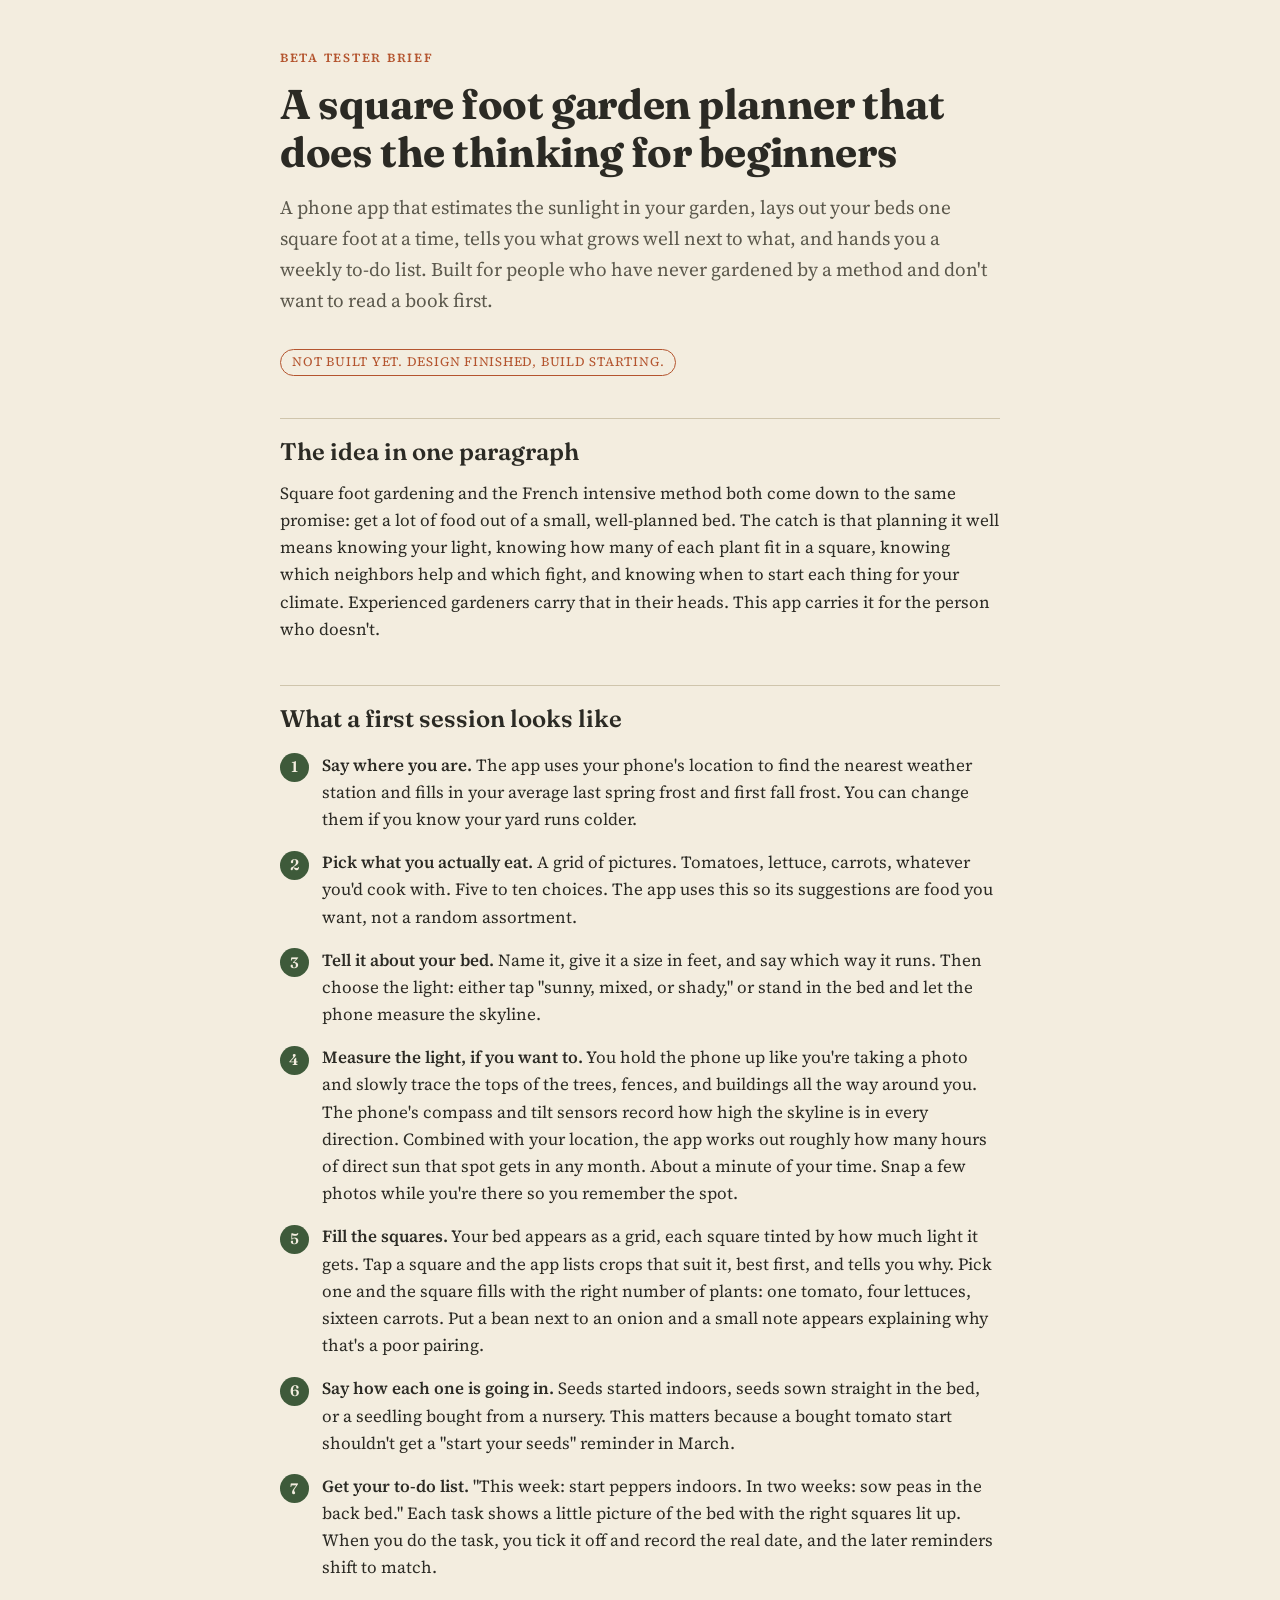
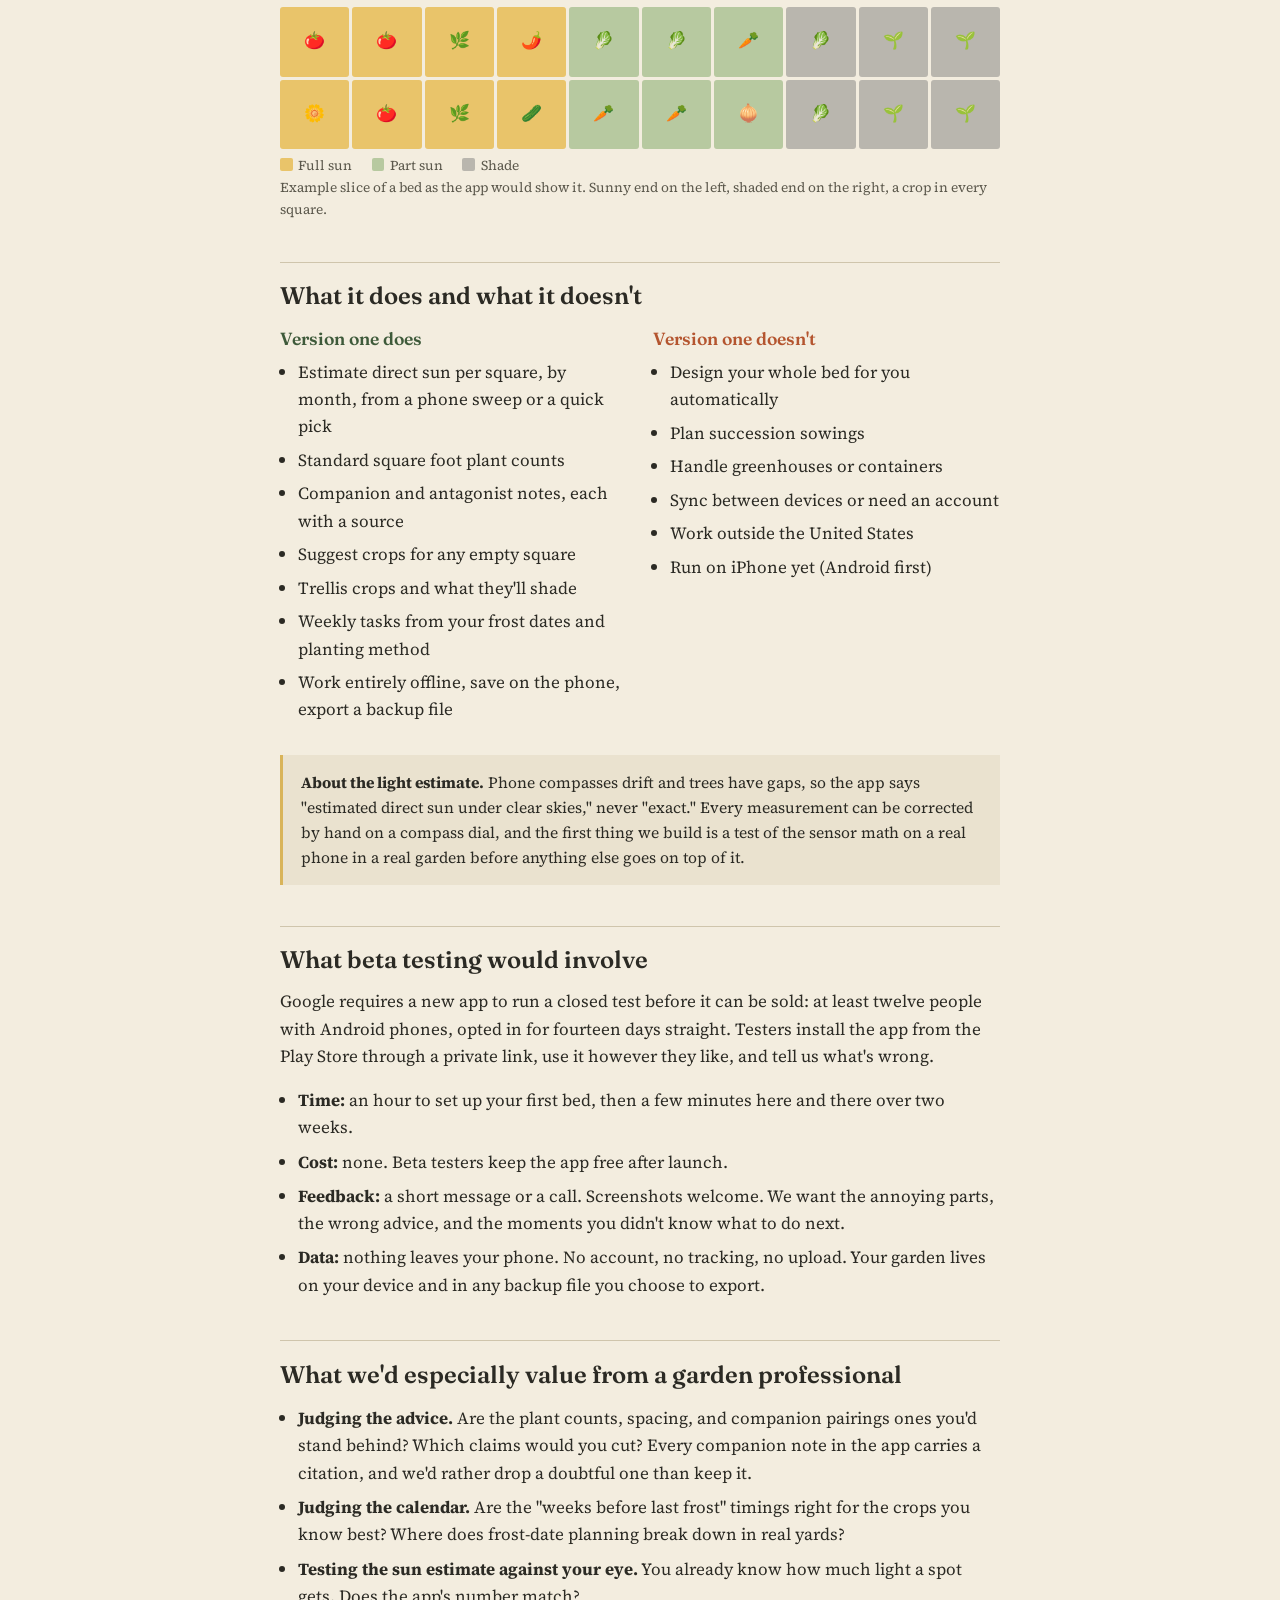
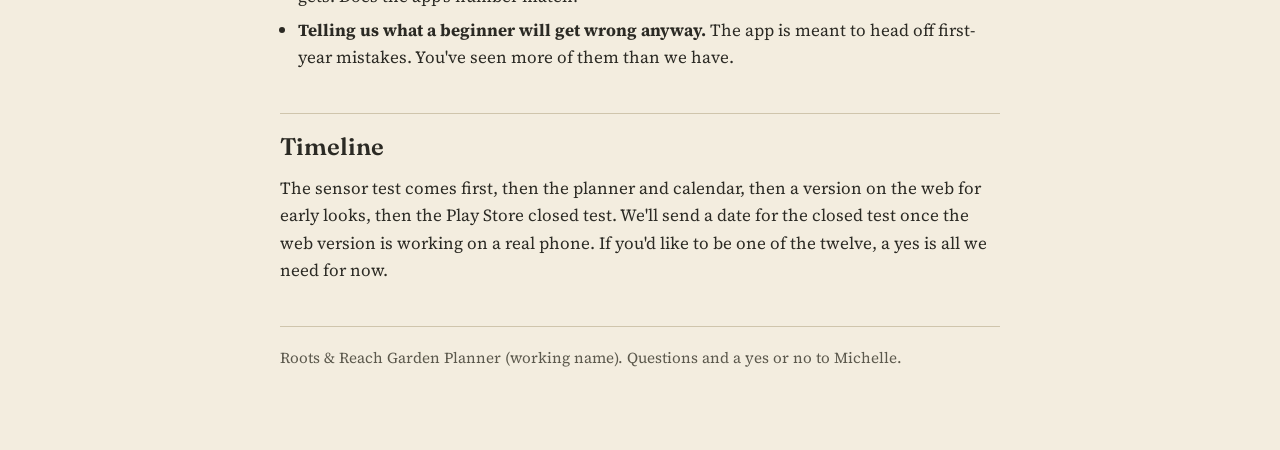
<file: gardenFAQ/index.html>
<!DOCTYPE html>
<html lang="en">
<head>
<meta charset="utf-8">
<meta name="viewport" content="width=device-width, initial-scale=1">
<meta name="robots" content="noindex, nofollow">
<title>Garden Planner Beta Brief</title>
<link rel="stylesheet" href="https://fonts.googleapis.com/css2?family=Fraunces:opsz,wght@9..144,400;9..144,600;9..144,700&family=Source+Serif+4:ital,wght@0,400;0,600;1,400&display=swap">
<style>
:root{
  --paper:#F3EDDF; --paper-2:#EAE2CF; --ink:#2B2A24; --ink-2:#5B584C;
  --moss:#3E5A3A; --terracotta:#B4552F; --straw:#D9B45A; --rule:#CFC5AC;
  --sun:#E9C46A; --part:#B7C9A0; --shade:#B9B6AE;
}
@media (prefers-color-scheme: dark){
  :root:not([data-theme="light"]){
    --paper:#1E1F1A; --paper-2:#272921; --ink:#EDE7D6; --ink-2:#B9B3A0;
    --moss:#9CC08F; --terracotta:#E0805A; --straw:#E1C475; --rule:#43463A;
    --sun:#C9A24A; --part:#7F9A6B; --shade:#6E6C66;
  }
}
:root[data-theme="dark"]{
  --paper:#1E1F1A; --paper-2:#272921; --ink:#EDE7D6; --ink-2:#B9B3A0;
  --moss:#9CC08F; --terracotta:#E0805A; --straw:#E1C475; --rule:#43463A;
  --sun:#C9A24A; --part:#7F9A6B; --shade:#6E6C66;
}
body{background:var(--paper);color:var(--ink);font-family:"Source Serif 4",Georgia,"Times New Roman",serif;font-size:17px;line-height:1.6;margin:0}
.wrap{max-width:720px;margin:0 auto;padding:48px 24px 80px}
h1,h2,h3{font-family:Fraunces,Georgia,serif;text-wrap:balance;line-height:1.15;margin:0}
h1{font-size:2.6rem;font-weight:700;letter-spacing:-.01em}
h2{font-size:1.5rem;font-weight:600;margin-top:2.6rem;padding-top:1.2rem;border-top:1px solid var(--rule)}
h3{font-size:1.1rem;font-weight:600;margin-top:1.4rem}
p{margin:.9rem 0}
.eyebrow{font-family:"Source Serif 4",serif;font-size:.78rem;letter-spacing:.14em;text-transform:uppercase;color:var(--terracotta);font-weight:600;margin-bottom:.8rem}
.lede{font-size:1.2rem;color:var(--ink-2);margin-top:1rem}
.status{display:inline-block;border:1px solid var(--terracotta);color:var(--terracotta);border-radius:999px;padding:.15rem .7rem;font-size:.8rem;letter-spacing:.06em;text-transform:uppercase;margin-top:1.2rem}
.bed{display:grid;grid-template-columns:repeat(10,1fr);gap:3px;margin:1.6rem 0 .4rem;font-size:1.05rem;line-height:1}
.bed span{aspect-ratio:1;display:flex;align-items:center;justify-content:center;border-radius:3px}
.sun{background:var(--sun)} .part{background:var(--part)} .shade{background:var(--shade)}
.cap{font-size:.85rem;color:var(--ink-2);margin:0 0 1rem}
.key{display:flex;gap:1.2rem;font-size:.85rem;color:var(--ink-2)}
.key i{display:inline-block;width:.8rem;height:.8rem;border-radius:2px;vertical-align:-1px;margin-right:.35rem}
ol.walk{padding-left:0;list-style:none;counter-reset:s;margin:1.2rem 0}
ol.walk li{counter-increment:s;position:relative;padding-left:2.6rem;margin:1rem 0}
ol.walk li::before{content:counter(s);position:absolute;left:0;top:.1rem;width:1.8rem;height:1.8rem;border-radius:50%;background:var(--moss);color:var(--paper);font-family:Fraunces,serif;font-weight:600;display:flex;align-items:center;justify-content:center;font-size:.95rem}
ol.walk b{font-weight:600}
.two{display:grid;grid-template-columns:1fr 1fr;gap:1.6rem;margin-top:1.2rem}
@media(max-width:560px){.two{grid-template-columns:1fr}}
.two h3{margin-top:0}
.two ul{padding-left:1.1rem;margin:.6rem 0}
.two li{margin:.4rem 0}
.does h3{color:var(--moss)} .doesnt h3{color:var(--terracotta)}
.note{background:var(--paper-2);border-left:3px solid var(--straw);padding:.9rem 1.1rem;margin:1.4rem 0;font-size:.98rem}
ul.plain{padding-left:1.1rem} ul.plain li{margin:.45rem 0}
.sig{margin-top:2.6rem;padding-top:1.2rem;border-top:1px solid var(--rule);color:var(--ink-2);font-size:.95rem}
a{color:var(--terracotta)}
</style>
</head>
<body>

<div class="wrap">
  <div class="eyebrow">Beta tester brief</div>
  <h1>A square foot garden planner that does the thinking for beginners</h1>
  <p class="lede">A phone app that estimates the sunlight in your garden, lays out your beds one square foot at a time, tells you what grows well next to what, and hands you a weekly to-do list. Built for people who have never gardened by a method and don't want to read a book first.</p>
  <span class="status">Not built yet. Design finished, build starting.</span>

  <h2>The idea in one paragraph</h2>
  <p>Square foot gardening and the French intensive method both come down to the same promise: get a lot of food out of a small, well-planned bed. The catch is that planning it well means knowing your light, knowing how many of each plant fit in a square, knowing which neighbors help and which fight, and knowing when to start each thing for your climate. Experienced gardeners carry that in their heads. This app carries it for the person who doesn't.</p>

  <h2>What a first session looks like</h2>
  <ol class="walk">
    <li><b>Say where you are.</b> The app uses your phone's location to find the nearest weather station and fills in your average last spring frost and first fall frost. You can change them if you know your yard runs colder.</li>
    <li><b>Pick what you actually eat.</b> A grid of pictures. Tomatoes, lettuce, carrots, whatever you'd cook with. Five to ten choices. The app uses this so its suggestions are food you want, not a random assortment.</li>
    <li><b>Tell it about your bed.</b> Name it, give it a size in feet, and say which way it runs. Then choose the light: either tap "sunny, mixed, or shady," or stand in the bed and let the phone measure the skyline.</li>
    <li><b>Measure the light, if you want to.</b> You hold the phone up like you're taking a photo and slowly trace the tops of the trees, fences, and buildings all the way around you. The phone's compass and tilt sensors record how high the skyline is in every direction. Combined with your location, the app works out roughly how many hours of direct sun that spot gets in any month. About a minute of your time. Snap a few photos while you're there so you remember the spot.</li>
    <li><b>Fill the squares.</b> Your bed appears as a grid, each square tinted by how much light it gets. Tap a square and the app lists crops that suit it, best first, and tells you why. Pick one and the square fills with the right number of plants: one tomato, four lettuces, sixteen carrots. Put a bean next to an onion and a small note appears explaining why that's a poor pairing.</li>
    <li><b>Say how each one is going in.</b> Seeds started indoors, seeds sown straight in the bed, or a seedling bought from a nursery. This matters because a bought tomato start shouldn't get a "start your seeds" reminder in March.</li>
    <li><b>Get your to-do list.</b> "This week: start peppers indoors. In two weeks: sow peas in the back bed." Each task shows a little picture of the bed with the right squares lit up. When you do the task, you tick it off and record the real date, and the later reminders shift to match.</li>
  </ol>

  <div class="bed" aria-label="Example bed: a 10 by 2 slice showing sun, part sun and shade squares with crops">
    <span class="sun">🍅</span><span class="sun">🍅</span><span class="sun">🌿</span><span class="sun">🌶️</span><span class="part">🥬</span><span class="part">🥬</span><span class="part">🥕</span><span class="shade">🥬</span><span class="shade">🌱</span><span class="shade">🌱</span>
    <span class="sun">🌼</span><span class="sun">🍅</span><span class="sun">🌿</span><span class="sun">🥒</span><span class="part">🥕</span><span class="part">🥕</span><span class="part">🧅</span><span class="shade">🥬</span><span class="shade">🌱</span><span class="shade">🌱</span>
  </div>
  <div class="key"><span><i class="sun"></i>Full sun</span><span><i class="part"></i>Part sun</span><span><i class="shade"></i>Shade</span></div>
  <p class="cap">Example slice of a bed as the app would show it. Sunny end on the left, shaded end on the right, a crop in every square.</p>

  <h2>What it does and what it doesn't</h2>
  <div class="two">
    <div class="does">
      <h3>Version one does</h3>
      <ul>
        <li>Estimate direct sun per square, by month, from a phone sweep or a quick pick</li>
        <li>Standard square foot plant counts</li>
        <li>Companion and antagonist notes, each with a source</li>
        <li>Suggest crops for any empty square</li>
        <li>Trellis crops and what they'll shade</li>
        <li>Weekly tasks from your frost dates and planting method</li>
        <li>Work entirely offline, save on the phone, export a backup file</li>
      </ul>
    </div>
    <div class="doesnt">
      <h3>Version one doesn't</h3>
      <ul>
        <li>Design your whole bed for you automatically</li>
        <li>Plan succession sowings</li>
        <li>Handle greenhouses or containers</li>
        <li>Sync between devices or need an account</li>
        <li>Work outside the United States</li>
        <li>Run on iPhone yet (Android first)</li>
      </ul>
    </div>
  </div>

  <div class="note"><b>About the light estimate.</b> Phone compasses drift and trees have gaps, so the app says "estimated direct sun under clear skies," never "exact." Every measurement can be corrected by hand on a compass dial, and the first thing we build is a test of the sensor math on a real phone in a real garden before anything else goes on top of it.</div>

  <h2>What beta testing would involve</h2>
  <p>Google requires a new app to run a closed test before it can be sold: at least twelve people with Android phones, opted in for fourteen days straight. Testers install the app from the Play Store through a private link, use it however they like, and tell us what's wrong.</p>
  <ul class="plain">
    <li><b>Time:</b> an hour to set up your first bed, then a few minutes here and there over two weeks.</li>
    <li><b>Cost:</b> none. Beta testers keep the app free after launch.</li>
    <li><b>Feedback:</b> a short message or a call. Screenshots welcome. We want the annoying parts, the wrong advice, and the moments you didn't know what to do next.</li>
    <li><b>Data:</b> nothing leaves your phone. No account, no tracking, no upload. Your garden lives on your device and in any backup file you choose to export.</li>
  </ul>

  <h2>What we'd especially value from a garden professional</h2>
  <ul class="plain">
    <li><b>Judging the advice.</b> Are the plant counts, spacing, and companion pairings ones you'd stand behind? Which claims would you cut? Every companion note in the app carries a citation, and we'd rather drop a doubtful one than keep it.</li>
    <li><b>Judging the calendar.</b> Are the "weeks before last frost" timings right for the crops you know best? Where does frost-date planning break down in real yards?</li>
    <li><b>Testing the sun estimate against your eye.</b> You already know how much light a spot gets. Does the app's number match?</li>
    <li><b>Telling us what a beginner will get wrong anyway.</b> The app is meant to head off first-year mistakes. You've seen more of them than we have.</li>
  </ul>

  <h2>Timeline</h2>
  <p>The sensor test comes first, then the planner and calendar, then a version on the web for early looks, then the Play Store closed test. We'll send a date for the closed test once the web version is working on a real phone. If you'd like to be one of the twelve, a yes is all we need for now.</p>

  <div class="sig">Roots &amp; Reach Garden Planner (working name). Questions and a yes or no to Michelle.</div>
</div>
</body>
</html>
</file>
<file: garden-proto/assets/prototype-DJ71SF31.css>
:root{--paper:#F3EDDF;--ink:#2B2A24;--moss:#3E5A3A;--terracotta:#B4552F}*{box-sizing:border-box}body{margin:0;font-family:system-ui,sans-serif;background:var(--paper);color:var(--ink)}.screen{min-height:100dvh;padding:20px}h1{margin:0 0 12px}label{display:block;margin:10px 0}input{width:100%;font-size:18px;padding:8px}button{font-size:20px;padding:14px 18px;background:var(--moss);color:#fff;border:0;border-radius:8px;margin:6px 6px 6px 0}.small{font-size:13px;opacity:.8}#live{padding:0;position:relative;background:#000;color:#fff}#cam{width:100vw;height:100dvh;object-fit:cover;display:block}#crosshair{position:absolute;left:50%;top:50%;width:40px;height:40px;margin:-20px 0 0 -20px;border:2px solid var(--terracotta);border-radius:50%;pointer-events:none}#crosshair:before,#crosshair:after{content:"";position:absolute;background:var(--terracotta)}#crosshair:before{left:19px;top:-12px;width:2px;height:64px}#crosshair:after{top:19px;left:-12px;height:2px;width:64px}#guide{position:absolute;top:env(safe-area-inset-top,8px);left:8px;right:8px;background:#3e5a3aeb;color:#fff;padding:12px 14px;border-radius:10px;font-size:17px;line-height:1.35;z-index:2}#guide-step{font-size:12px;letter-spacing:.08em;text-transform:uppercase;opacity:.85;margin-bottom:4px}.steps{padding-left:1.2em}.steps li{margin:6px 0}#readout{position:absolute;top:calc(env(safe-area-inset-top,8px) + 108px);left:8px;right:8px;background:#0000008c;padding:10px;border-radius:8px;font-variant-numeric:tabular-nums;font-size:18px}.k{display:inline-block;width:4.5em;opacity:.8}#controls{position:absolute;bottom:calc(env(safe-area-inset-bottom,0px) + 8px);left:8px;right:8px}#controls button{font-size:16px;padding:10px 12px}#table{position:absolute;bottom:80px;right:8px;background:#0000008c;font-size:13px;border-collapse:collapse;max-height:30dvh;overflow:auto;display:block}#table th,#table td{padding:2px 6px;text-align:right}#rotate{display:flex;align-items:center;justify-content:center;font-size:24px}
</file>
